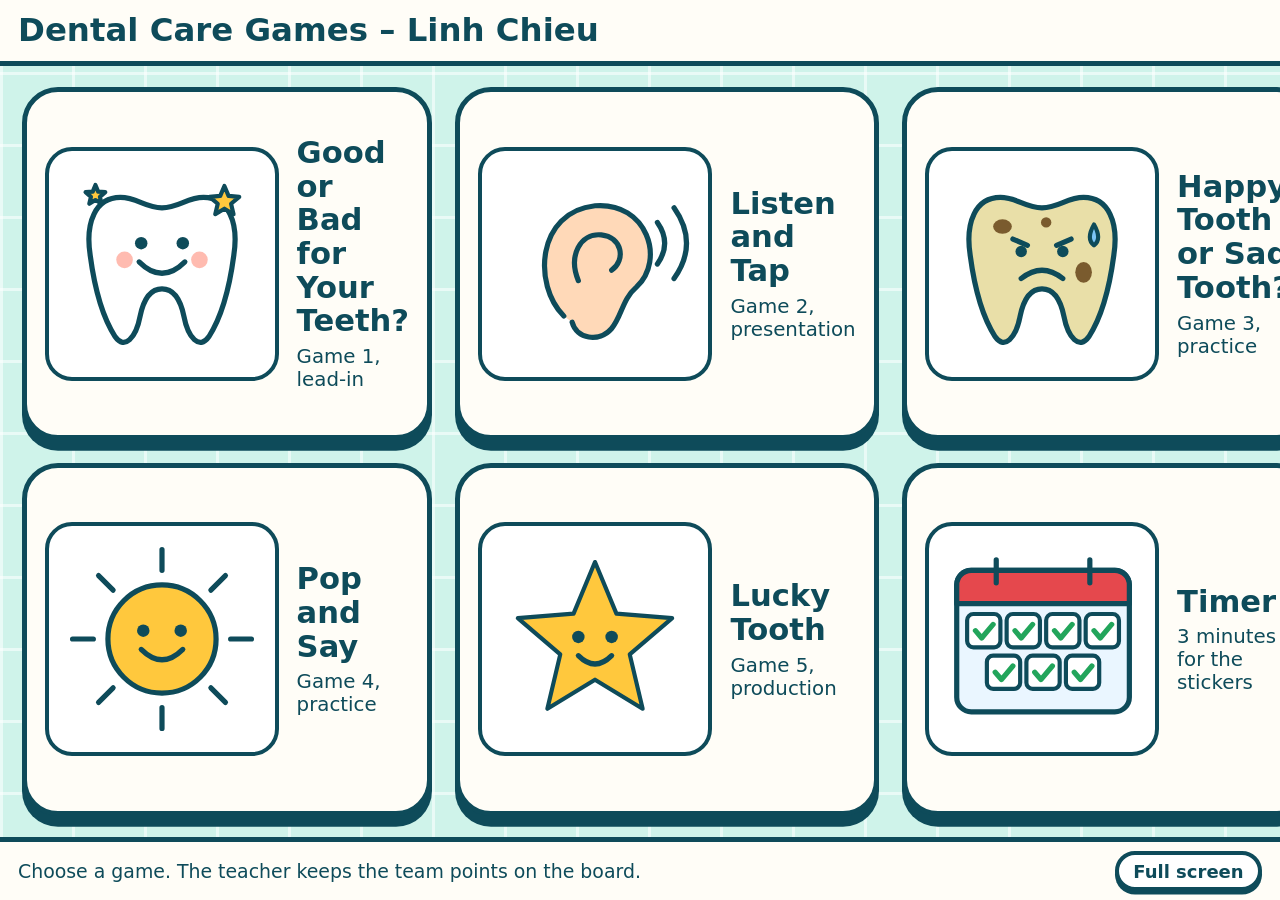
<file: index.html>
<!doctype html>
<html lang="en">
<head>
<meta charset="utf-8">
<meta name="viewport" content="width=device-width, initial-scale=1">
<title>Dental Care Games – Linh Chieu | Dental Care Games</title>
<style>
:root{
  --ink:#0E4B5A; --mint:#CFF3EA; --mint-deep:#9FE3D3; --enamel:#FFFDF7; --good:#22A55B; --bad:#E5484D; --sun:#FFC83D;
  --red:#E5484D; --blue:#3B82F6; --green:#22A55B; --yellow:#F2B705;
  --font: ui-rounded, "Arial Rounded MT Bold", "Nunito", "Trebuchet MS", "Segoe UI", system-ui, sans-serif;
}
*{box-sizing:border-box}
html,body{height:100%;margin:0}
body{
  font-family:var(--font); color:var(--ink); background-color:var(--mint);
  background-image:linear-gradient(rgba(255,255,255,.55) 3px,transparent 3px),linear-gradient(90deg,rgba(255,255,255,.55) 3px,transparent 3px);
  background-size:72px 72px; display:flex; flex-direction:column; overflow:hidden; user-select:none; -webkit-user-select:none;
}
button{font-family:inherit;color:inherit;cursor:pointer}
button:focus-visible,a:focus-visible{outline:5px solid var(--sun);outline-offset:3px}
.art{display:block;width:100%;height:100%}

/* top bar */
.bar{display:flex;align-items:center;gap:2vmin;padding:1.4vmin 2vmin;background:var(--enamel);border-bottom:.6vmin solid var(--ink)}
.bar h1{font-size:clamp(18px,3.6vmin,44px);margin:0;line-height:1.1;flex:0 1 auto}
.home{flex:none;width:7vmin;height:7vmin;min-width:44px;min-height:44px;border-radius:50%;background:var(--mint);border:.5vmin solid var(--ink);display:grid;place-items:center;text-decoration:none}
.home svg{width:60%;height:60%}
#teams{margin-left:auto;display:flex;gap:1.2vmin}
.team{position:relative;display:flex;align-items:center;gap:1vmin;padding:.8vmin 1.4vmin;border-radius:3vmin;border:.5vmin solid var(--ink);background:var(--c);color:#fff;font-weight:700;opacity:.55;transition:transform .2s,opacity .2s}
.team.on{opacity:1;transform:translateY(.6vmin) scale(1.08);box-shadow:0 .8vmin 0 var(--ink)}
.team .nm{font-size:clamp(12px,2.2vmin,26px);text-shadow:0 2px 0 rgba(0,0,0,.25)}
.team .sc{font-size:clamp(18px,4vmin,48px);min-width:1.4em;text-align:center;background:#fff;color:var(--ink);border-radius:2vmin;padding:0 .8vmin;line-height:1.25}
.team .adj{display:flex;flex-direction:column;gap:.3vmin}
.team .adj button{width:3.2vmin;height:3.2vmin;min-width:22px;min-height:22px;border-radius:50%;border:.3vmin solid var(--ink);background:#fff;color:var(--ink);font-size:clamp(11px,2vmin,20px);line-height:1;padding:0;font-weight:800}
.team.pop .sc{animation:pop .5s}
@keyframes pop{40%{transform:scale(1.5)}}

/* stage */
#stage{flex:1;min-height:0;position:relative;display:flex;align-items:center;justify-content:center;padding:2.4vmin}
.foot{display:flex;align-items:center;gap:1.4vmin;padding:1vmin 2vmin;background:var(--enamel);border-top:.6vmin solid var(--ink);font-size:clamp(12px,2.1vmin,22px)}
.foot .sp{flex:1}
.btn{border:.5vmin solid var(--ink);background:#fff;border-radius:3vmin;padding:1vmin 2.4vmin;font-size:clamp(14px,2.6vmin,30px);font-weight:700;box-shadow:0 .7vmin 0 var(--ink);transition:transform .08s,box-shadow .08s}
.btn:active{transform:translateY(.5vmin);box-shadow:0 .2vmin 0 var(--ink)}
.btn.small{font-size:clamp(12px,2vmin,20px);padding:.6vmin 1.6vmin;box-shadow:0 .4vmin 0 var(--ink)}
.btn.go{background:var(--sun)}
a.btn{color:var(--ink);text-decoration:none;display:inline-block}
.btn.good{background:var(--good);color:#fff}
.btn.bad{background:var(--bad);color:#fff}
.btn[disabled]{opacity:.45;cursor:default}
.card{background:var(--enamel);border:.6vmin solid var(--ink);border-radius:4vmin;box-shadow:0 1.2vmin 0 var(--ink)}
.turn{font-size:clamp(16px,3.4vmin,40px);font-weight:700;padding:.6vmin 2.4vmin;border-radius:3vmin;border:.5vmin solid var(--ink);background:var(--c);color:#fff;text-shadow:0 2px 0 rgba(0,0,0,.25)}
.big{font-size:clamp(28px,8vmin,110px);font-weight:800;line-height:1}
.phrase{font-size:clamp(20px,5vmin,64px);font-weight:700}
.goodc{color:var(--good)} .badc{color:var(--bad)}
.hidden{display:none !important}
.shake{animation:shake .4s}
@keyframes shake{20%{transform:translateX(-2vmin)}40%{transform:translateX(2vmin)}60%{transform:translateX(-1.2vmin)}80%{transform:translateX(1.2vmin)}}
.pulse{animation:pulse .6s}
@keyframes pulse{50%{transform:scale(1.05)}}

/* overlay */
.over{position:absolute;inset:0;background:rgba(14,75,90,.55);display:flex;align-items:center;justify-content:center;padding:3vmin;z-index:5}
.panel{width:min(100%,150vmin);max-height:100%;padding:3vmin 4vmin;display:flex;flex-direction:column;align-items:center;gap:2vmin;text-align:center}
.finish h2{font-size:clamp(28px,7vmin,96px);margin:0}
.finish .rows{display:flex;gap:2vmin;align-items:flex-end}
.finish .res{display:flex;flex-direction:column;align-items:center;gap:1vmin;font-weight:700;font-size:clamp(14px,2.8vmin,32px)}
.finish .res .col{width:13vmin;border:.5vmin solid var(--ink);border-radius:2vmin 2vmin 0 0;background:var(--c);display:flex;align-items:flex-start;justify-content:center;color:#fff;font-size:clamp(22px,5vmin,64px);padding-top:.6vmin;text-shadow:0 2px 0 rgba(0,0,0,.25)}
.finish .crown{width:9vmin;height:9vmin}
.stars{position:absolute;inset:0;pointer-events:none;overflow:hidden;z-index:6}
.stars i{position:absolute;width:5vmin;height:5vmin;animation:fly 1.1s ease-out forwards}
@keyframes fly{to{transform:translate(var(--dx),var(--dy)) rotate(260deg) scale(.4);opacity:0}}
@media (prefers-reduced-motion:reduce){*{animation-duration:.01s !important;transition-duration:.01s !important}}

.hub{width:100%;height:100%;display:grid;grid-template-columns:repeat(3,1fr);grid-template-rows:repeat(2,1fr);gap:2.6vmin}
.go-card{display:flex;align-items:center;gap:2vmin;padding:2vmin;text-decoration:none;color:inherit;min-height:0}
.go-card:active{transform:translateY(.8vmin);box-shadow:0 .4vmin 0 var(--ink)}
.go-card .pic{flex:none;height:100%;max-height:26vmin;aspect-ratio:1;background:#fff;border:.5vmin solid var(--ink);border-radius:3vmin;padding:1vmin}
.go-card .t{font-size:clamp(16px,3.4vmin,40px);font-weight:800;line-height:1.1}
.go-card .s{font-size:clamp(12px,2.2vmin,26px);margin-top:.8vmin}

</style>
</head>
<body>
<header class="bar">
  
  <h1>Dental Care Games – Linh Chieu</h1>
  
</header>
<main id="stage">
<div class="hub" id="hub"></div>

</main>
<footer class="foot">
  <span>Choose a game. The teacher keeps the team points on the board.</span><span class="sp"></span>
  
  
  <button class="btn small" id="btnFull">Full screen</button>
</footer>
<script>
// Original pictures for the Dental Care games. Every picture is drawn in a 200 x 200 box.
const INK = '#0E4B5A';
const S = `stroke="${INK}" stroke-width="5" stroke-linejoin="round" stroke-linecap="round"`;
const S4 = `stroke="${INK}" stroke-width="4" stroke-linejoin="round" stroke-linecap="round"`;

const TOOTH_PATH = 'M60 36 C36 36 26 60 31 92 C35 122 42 150 55 170 C64 183 75 171 79 150 C83 131 90 124 100 124 C110 124 117 131 121 150 C125 171 136 183 145 170 C158 150 165 122 169 92 C174 60 164 36 140 36 C124 36 116 46 100 46 C84 46 76 36 60 36 Z';

function toothShape(fill) { return `<path d="${TOOTH_PATH}" fill="${fill}" ${S}/>`; }

function kid(mouth) {
  return `<circle cx="78" cy="110" r="54" fill="#FFD9B8" ${S}/>
  <path d="M25 104 C20 62 52 44 80 46 C112 44 138 66 131 106 C120 86 102 74 78 78 C56 74 38 88 25 104 Z" fill="#5B3A29" ${S}/>
  <circle cx="60" cy="110" r="5.5" fill="${INK}"/><circle cx="96" cy="110" r="5.5" fill="${INK}"/>
  <circle cx="45" cy="127" r="8" fill="#FF9E8F" opacity=".75"/><circle cx="111" cy="127" r="8" fill="#FF9E8F" opacity=".75"/>
  ${mouth}`;
}
const MOUTH_SMILE = `<path d="M56 131 Q78 156 100 131 Z" fill="#fff" ${S4}/>`;
const MOUTH_OPEN = `<ellipse cx="78" cy="140" rx="14" ry="11" fill="#B3364A" ${S4}/>`;

function candy(x, y, r, color, scale) {
  return `<g transform="translate(${x},${y}) rotate(${r}) scale(${scale || 1})">
    <path d="M-20 0 L-44 -15 L-44 15 Z" fill="${color}" ${S4}/><path d="M20 0 L44 -15 L44 15 Z" fill="${color}" ${S4}/>
    <ellipse rx="25" ry="18" fill="${color}" ${S4}/>
    <path d="M-8 -16 Q2 0 -8 16 M8 -16 Q18 0 8 16" fill="none" stroke="#fff" stroke-width="5" stroke-linecap="round"/></g>`;
}
function toothbrush(x, y, r, scale) {
  return `<g transform="translate(${x},${y}) rotate(${r}) scale(${scale || 1})">
    <rect x="20" y="-7" width="100" height="14" rx="7" fill="#3B82F6" ${S4}/>
    <rect x="-10" y="-9" width="38" height="12" rx="4" fill="#3B82F6" ${S4}/>
    <rect x="-8" y="-24" width="34" height="16" rx="4" fill="#fff" ${S4}/>
    <path d="M1 -24 V-9 M9 -24 V-9 M17 -24 V-9" stroke="${INK}" stroke-width="2.5"/></g>`;
}
function pencil(x, y, r, scale, bites) {
  const marks = bites ? `<path d="M30 -9 a7 7 0 0 0 14 0 Z M52 -9 a7 7 0 0 0 14 0 Z M40 9 a7 7 0 0 1 14 0 Z" fill="#8A5A2B" ${S4}/>` : '';
  return `<g transform="translate(${x},${y}) rotate(${r}) scale(${scale || 1})">
    <rect x="-14" y="-9" width="16" height="18" rx="4" fill="#FF8FA3" ${S4}/>
    <rect x="2" y="-9" width="98" height="18" fill="#F5B300" ${S4}/>
    <path d="M100 -9 L128 0 L100 9 Z" fill="#F3D2A9" ${S4}/><path d="M118 -3.4 L128 0 L118 3.4 Z" fill="${INK}"/>
    ${marks}</g>`;
}
function star(cx, cy, r, fill) {
  let d = '';
  for (let i = 0; i < 10; i++) {
    const a = -Math.PI / 2 + i * Math.PI / 5, rr = i % 2 ? r * 0.45 : r;
    d += (i ? 'L' : 'M') + (cx + rr * Math.cos(a)).toFixed(1) + ' ' + (cy + rr * Math.sin(a)).toFixed(1) + ' ';
  }
  return `<path d="${d}Z" fill="${fill || '#FFC83D'}" ${S4}/>`;
}
function calendar(marks) {
  let cells = '';
  const pos = [[44, 92], [82, 92], [120, 92], [158, 92], [63, 132], [101, 132], [139, 132]];
  pos.forEach(([x, y]) => {
    cells += `<rect x="${x - 16}" y="${y - 16}" width="32" height="32" rx="6" fill="#fff" ${S4}/>`;
    cells += marks === 'stars' ? star(x, y, 11, '#FFC83D').replace('stroke-width="4"', 'stroke-width="2.5"')
      : `<path d="M${x - 8} ${y} l6 7 l11 -13" fill="none" stroke="#22A55B" stroke-width="5" stroke-linecap="round" stroke-linejoin="round"/>`;
  });
  return `<rect x="18" y="34" width="166" height="136" rx="14" fill="#EAF6FF" ${S}/>
    <path d="M18 66 H184 V48 a14 14 0 0 0 -14 -14 H32 a14 14 0 0 0 -14 14 Z" fill="#E5484D" ${S}/>
    <path d="M56 24 V46 M146 24 V46" ${S}/>${cells}`;
}

const ART = {
  toothHappy: () => `${toothShape('#FFFFFF')}
    <circle cx="80" cy="80" r="6" fill="${INK}"/><circle cx="120" cy="80" r="6" fill="${INK}"/>
    <path d="M78 98 Q100 120 122 98" fill="none" ${S}/>
    <circle cx="64" cy="96" r="8" fill="#FF9E8F" opacity=".7"/><circle cx="136" cy="96" r="8" fill="#FF9E8F" opacity=".7"/>
    ${star(160, 40, 15)}${star(36, 34, 10)}`,
  toothSad: () => `${toothShape('#E9DFA8')}
    <path d="M72 76 l14 6 M128 76 l-14 6" ${S}/>
    <circle cx="80" cy="88" r="5.5" fill="${INK}"/><circle cx="120" cy="88" r="5.5" fill="${INK}"/>
    <path d="M80 114 Q100 98 120 114" fill="none" ${S}/>
    <ellipse cx="62" cy="64" rx="9" ry="7" fill="#7A5B2E"/><ellipse cx="140" cy="108" rx="8" ry="10" fill="#7A5B2E"/><circle cx="104" cy="60" r="5" fill="#7A5B2E"/>
    <path d="M150 62 q8 14 0 20 q-8 -6 0 -20 Z" fill="#7CC4F5" ${S4}/>`,
  brushA: () => `${kid(MOUTH_SMILE)}${toothbrush(88, 150, -14, 0.8)}
    <circle cx="108" cy="150" r="9" fill="#fff" ${S4}/><circle cx="122" cy="160" r="6" fill="#fff" ${S4}/><circle cx="96" cy="162" r="5" fill="#fff" ${S4}/>`,
  brushB: () => `${toothbrush(40, 78, 18, 1.15)}
    <g transform="translate(60,140) rotate(-10)"><rect x="0" y="-22" width="92" height="44" rx="8" fill="#fff" ${S}/>
    <rect x="16" y="-22" width="40" height="44" fill="#2EC4B6" ${S4}/><rect x="92" y="-12" width="18" height="24" rx="4" fill="#E5484D" ${S4}/>
    <path d="M110 0 q16 -14 26 0 q-12 12 -26 0 Z" fill="#fff" ${S4}/></g>`,
  candyA: () => `${kid(MOUTH_OPEN)}${candy(140, 146, -20, '#FF6B9D')}`,
  candyB: () => `<path d="M118 108 L150 180" ${S}/>
    <circle cx="106" cy="76" r="44" fill="#FF6B9D" ${S}/>
    <path d="M106 76 m0 -8 a8 8 0 1 1 -8 8 a18 18 0 1 1 18 18 a28 28 0 1 1 -28 -28" fill="none" stroke="#fff" stroke-width="6" stroke-linecap="round"/>
    ${candy(52, 154, 14, '#FFC83D', 0.8)}${candy(160, 62, -30, '#7CC4F5', 0.62)}`,
  dentistA: () => `<circle cx="92" cy="112" r="54" fill="#FFD9B8" ${S}/>
    <path d="M40 96 C40 58 66 44 92 44 C118 44 144 58 144 96 C126 82 112 78 92 78 C72 78 58 82 40 96 Z" fill="#DFF3FF" ${S}/>
    <path d="M92 52 v18 M83 61 h18" stroke="#22A55B" stroke-width="7" stroke-linecap="round"/>
    <circle cx="74" cy="106" r="5.5" fill="${INK}"/><circle cx="110" cy="106" r="5.5" fill="${INK}"/>
    <path d="M52 124 Q92 112 132 124 L128 150 Q92 172 56 150 Z" fill="#7CC4F5" ${S}/>
    <path d="M52 126 L40 116 M132 126 L144 116" ${S4}/>
    <path d="M150 186 L170 122" ${S}/><circle cx="172" cy="104" r="20" fill="#EAF6FF" ${S}/>`,
  dentistB: () => `<g transform="translate(-14,12) scale(.86)">${toothShape('#FFFFFF')}
    <circle cx="80" cy="82" r="6" fill="${INK}"/><circle cx="120" cy="82" r="6" fill="${INK}"/><path d="M80 100 Q100 118 120 100" fill="none" ${S}/></g>
    <path d="M132 188 L158 108" ${S}/><circle cx="162" cy="90" r="24" fill="#EAF6FF" ${S}/>
    <circle cx="44" cy="44" r="26" fill="#22A55B" ${S4}/><path d="M44 30 v28 M30 44 h28" stroke="#fff" stroke-width="9" stroke-linecap="round"/>`,
  pencilA: () => `${kid(`<ellipse cx="78" cy="142" rx="17" ry="13" fill="#B3364A" ${S4}/>`)}${pencil(72, 143, -6, 0.86)}
    <rect x="64" y="130" width="11" height="9" rx="2" fill="#fff" ${S4}/><rect x="80" y="130" width="11" height="9" rx="2" fill="#fff" ${S4}/>`,
  pencilB: () => `${pencil(38, 150, -38, 1.18, true)}
    <path d="M36 44 l10 12 M60 30 l4 15 M20 66 l14 6" ${S}/>`,
  apple: () => `${kid(MOUTH_OPEN)}
    <path d="M148 120 C128 104 104 122 110 150 C114 172 132 184 148 176 C164 184 182 172 186 150 C192 122 168 104 148 120 Z" fill="#E5484D" ${S}/>
    <path d="M148 120 q-2 -16 10 -22" fill="none" ${S}/><path d="M158 100 q16 -10 24 2 q-14 10 -24 -2 Z" fill="#22A55B" ${S4}/>`,
  soda: () => `${kid(MOUTH_OPEN)}
    <path d="M118 112 L182 112 L172 186 L128 186 Z" fill="#8A4B2A" ${S}/>
    <path d="M118 112 L182 112 L179 132 L121 132 Z" fill="#fff" ${S4}/>
    <circle cx="140" cy="152" r="5" fill="#fff" opacity=".8"/><circle cx="158" cy="168" r="4" fill="#fff" opacity=".8"/><circle cx="160" cy="146" r="3" fill="#fff" opacity=".8"/>
    <path d="M150 122 L138 96 L96 140" fill="none" stroke="#E5484D" stroke-width="7" stroke-linecap="round" stroke-linejoin="round"/>`,
  milk: () => `${kid(MOUTH_SMILE)}
    <path d="M122 104 L180 104 L174 186 L128 186 Z" fill="#EAF6FF" ${S}/>
    <path d="M124 128 L178 128 L174 186 L128 186 Z" fill="#fff" ${S4}/>
    <path d="M58 133 q20 -10 40 0" fill="none" stroke="#fff" stroke-width="7" stroke-linecap="round"/>`,
  chocolate: () => `${kid(MOUTH_OPEN)}
    <g transform="translate(146,146) rotate(14)"><rect x="-34" y="-44" width="68" height="88" rx="6" fill="#6B3E26" ${S}/>
    <path d="M-34 -14 H34 M-34 16 H34 M0 -44 V44" stroke="#8A5A3C" stroke-width="5"/>
    <path d="M-34 10 H34 V44 a6 6 0 0 1 -6 6 H-28 a6 6 0 0 1 -6 -6 Z" fill="#F5B300" ${S4} transform="translate(0,-6)"/></g>`,
  sun: () => `<g ${S}><path d="M100 14 V34 M100 166 V186 M14 100 H34 M166 100 H186 M39 39 L53 53 M147 147 L161 161 M39 161 L53 147 M147 53 L161 39"/></g>
    <circle cx="100" cy="100" r="52" fill="#FFC83D" ${S}/>
    <circle cx="82" cy="92" r="6" fill="${INK}"/><circle cx="118" cy="92" r="6" fill="${INK}"/><path d="M80 110 Q100 130 120 110" fill="none" ${S}/>`,
  plate: () => `<circle cx="100" cy="104" r="62" fill="#fff" ${S}/><circle cx="100" cy="104" r="40" fill="#EAF6FF" ${S4}/>
    <circle cx="88" cy="96" r="4" fill="#C98A4B"/><circle cx="112" cy="112" r="3.5" fill="#C98A4B"/><circle cx="104" cy="92" r="3" fill="#C98A4B"/>
    <path d="M20 40 V84 M10 40 V68 a10 10 0 0 0 20 0 V40 M20 84 V172" fill="none" ${S}/>
    <path d="M180 172 V92 M180 92 c-14 -8 -14 -44 0 -54 c14 10 14 46 0 54 Z" fill="#EAF6FF" ${S}/>`,
  calendar: () => calendar('ticks'),
  calendarStars: () => calendar('stars'),
  star: () => `${star(100, 104, 78)}<circle cx="84" cy="98" r="6" fill="${INK}"/><circle cx="116" cy="98" r="6" fill="${INK}"/><path d="M84 116 Q100 132 116 116" fill="none" ${S}/>`,
  ear: () => `<path d="M70 150 C40 120 44 50 100 44 C150 40 168 96 140 122 C126 134 126 150 116 162 C104 176 82 172 78 156" fill="#FFD9B8" ${S}/>
    <path d="M84 116 C74 92 86 70 106 72 C126 74 130 96 116 106" fill="none" ${S}/>
    <path d="M160 60 q14 20 0 40 M176 46 q24 34 0 68" fill="none" ${S}/>`,
  thumbUp: () => `<path d="M40 96 H72 V172 H40 Z" fill="#fff" ${S}/><path d="M72 100 C92 86 96 62 96 40 C116 36 124 58 116 86 H152 C170 86 170 108 158 110 C170 114 168 132 154 134 C164 140 160 156 148 156 C154 164 148 174 136 174 H96 C84 174 80 168 72 166 Z" fill="#FFD9B8" ${S}/>`,
};

function artInner(key) { return (ART[key] || ART.star)(); }
function art(key, cls) { return `<svg class="art ${cls || ''}" viewBox="0 0 200 200" aria-hidden="true">${artInner(key)}</svg>`; }

// Shared engine: teacher model turn + four teams, sounds, finish screen.
const TEAMS = [
  { name: 'Red', color: 'var(--red)' }, { name: 'Blue', color: 'var(--blue)' },
  { name: 'Green', color: 'var(--green)' }, { name: 'Yellow', color: 'var(--yellow)' },
];
const TEACHER = { name: 'Teacher', color: 'var(--ink)' };
let turn = 0; // -1 = teacher's model round
const $ = (s, el) => (el || document).querySelector(s);
const el = (html) => { const t = document.createElement('template'); t.innerHTML = html.trim(); return t.content.firstChild; };
const who = (i) => (i < 0 ? TEACHER : TEAMS[i]);
// Points are kept by the teacher on the board, so the games show no scores.
function setTurn(i) { turn = i < 0 ? -1 : i % 4; document.dispatchEvent(new CustomEvent('turn')); }
function nextTurn() { setTurn(turn < 0 ? 0 : turn + 1); }
// Classes use groups 1-4 with no team names, so only the teacher's model turn shows a label.
function turnChip() { return turn < 0 ? `<span class="turn" style="--c:${TEACHER.color}">Teacher</span>` : ''; }

let AC;
function tone(freq, dur, type, when, gain) {
  try {
    AC = AC || new (window.AudioContext || window.webkitAudioContext)();
    const o = AC.createOscillator(), g = AC.createGain();
    o.type = type || 'sine'; o.frequency.value = freq; o.connect(g); g.connect(AC.destination);
    const t = AC.currentTime + (when || 0);
    g.gain.setValueAtTime(gain || 0.16, t); g.gain.exponentialRampToValueAtTime(0.001, t + dur);
    o.start(t); o.stop(t + dur);
  } catch (e) { /* no sound available */ }
}
const sfx = {
  good() { tone(523, .15); tone(659, .15, 'sine', .12); tone(784, .3, 'sine', .24); },
  bad() { tone(196, .25, 'sawtooth', 0, .07); tone(147, .35, 'sawtooth', .18, .07); },
  tap() { tone(440, .07, 'triangle'); },
  tick() { tone(880, .05, 'square', 0, .05); },
  win() { [523, 659, 784, 1047, 1319].forEach((f, i) => tone(f, .25, 'triangle', i * .14)); },
};

function burst() {
  const box = el('<div class="stars"></div>');
  for (let i = 0; i < 14; i++) {
    const a = Math.random() * Math.PI * 2, d = 25 + Math.random() * 30;
    const s = el(`<i style="left:50%;top:45%;--dx:${(Math.cos(a) * d).toFixed(0)}vmin;--dy:${(Math.sin(a) * d).toFixed(0)}vmin"><svg viewBox="0 0 200 200">${star(100, 100, 90)}</svg></i>`);
    box.appendChild(s);
  }
  $('#stage').appendChild(box); setTimeout(() => box.remove(), 1200);
}

function showFinish(title) {
  const o = el(`<div class="over"><div class="panel card finish"><h2>${title || 'Great job!'}</h2>
    <div style="display:flex;gap:2vmin"><button class="btn" id="finAgain">Play again</button><a class="btn go" href="index.html" style="text-decoration:none">All games</a></div></div></div>`);
  $('#stage').appendChild(o); $('#finAgain').onclick = () => location.reload(); sfx.win(); burst();
}

document.addEventListener('DOMContentLoaded', () => {
  const again = $('#btnAgain'); if (again) again.onclick = () => location.reload();
  const full = $('#btnFull'); if (full) full.onclick = () => {
    if (document.fullscreenElement) document.exitFullscreen(); else if (document.documentElement.requestFullscreen) document.documentElement.requestFullscreen().catch(() => {});
  };
});

const GAMES = [
  ['game1-good-or-bad.html', 'toothHappy', 'Good or Bad for Your Teeth?', 'Game 1, lead-in'],
  ['game2-listen-and-tap.html', 'ear', 'Listen and Tap', 'Game 2, presentation'],
  ['game3-happy-or-sad-tooth.html', 'toothSad', 'Happy Tooth or Sad Tooth?', 'Game 3, practice'],
  ['game4-pop-and-say.html', 'sun', 'Pop and Say', 'Game 4, practice'],
  ['game5-lucky-tooth.html', 'star', 'Lucky Tooth', 'Game 5, production'],
  ['timer.html', 'calendar', 'Timer', '3 minutes for the stickers'],
];
$('#hub').innerHTML = GAMES.map((g) => `<a class="go-card card" href="${g[0]}"><span class="pic">${art(g[1])}</span><span><div class="t">${g[2]}</div><div class="s">${g[3]}</div></span></a>`).join('');

</script>
</body>
</html>
</file>
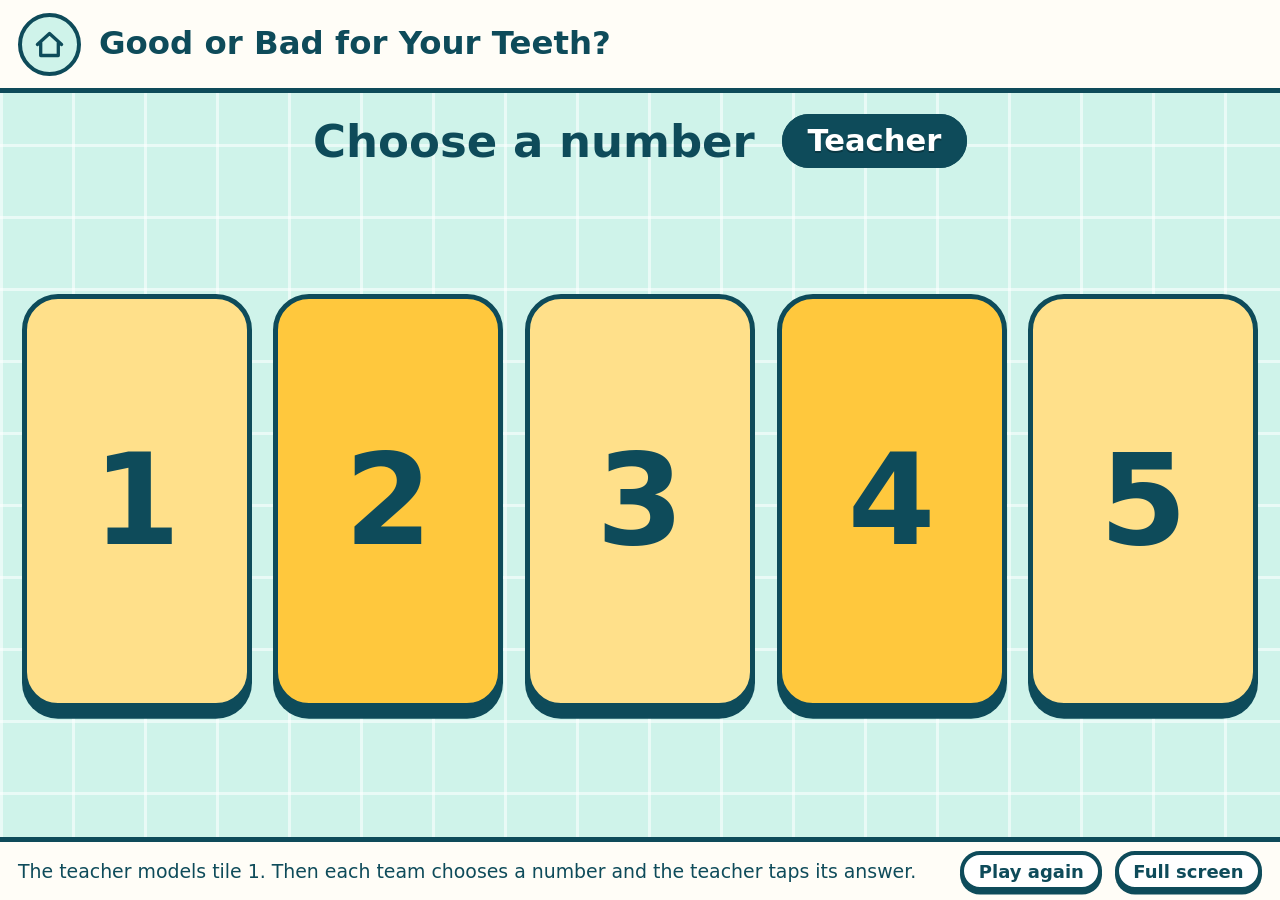
<file: game1-good-or-bad.html>
<!doctype html>
<html lang="en">
<head>
<meta charset="utf-8">
<meta name="viewport" content="width=device-width, initial-scale=1">
<title>Good or Bad for Your Teeth? | Dental Care Games</title>
<style>
:root{
  --ink:#0E4B5A; --mint:#CFF3EA; --mint-deep:#9FE3D3; --enamel:#FFFDF7; --good:#22A55B; --bad:#E5484D; --sun:#FFC83D;
  --red:#E5484D; --blue:#3B82F6; --green:#22A55B; --yellow:#F2B705;
  --font: ui-rounded, "Arial Rounded MT Bold", "Nunito", "Trebuchet MS", "Segoe UI", system-ui, sans-serif;
}
*{box-sizing:border-box}
html,body{height:100%;margin:0}
body{
  font-family:var(--font); color:var(--ink); background-color:var(--mint);
  background-image:linear-gradient(rgba(255,255,255,.55) 3px,transparent 3px),linear-gradient(90deg,rgba(255,255,255,.55) 3px,transparent 3px);
  background-size:72px 72px; display:flex; flex-direction:column; overflow:hidden; user-select:none; -webkit-user-select:none;
}
button{font-family:inherit;color:inherit;cursor:pointer}
button:focus-visible,a:focus-visible{outline:5px solid var(--sun);outline-offset:3px}
.art{display:block;width:100%;height:100%}

/* top bar */
.bar{display:flex;align-items:center;gap:2vmin;padding:1.4vmin 2vmin;background:var(--enamel);border-bottom:.6vmin solid var(--ink)}
.bar h1{font-size:clamp(18px,3.6vmin,44px);margin:0;line-height:1.1;flex:0 1 auto}
.home{flex:none;width:7vmin;height:7vmin;min-width:44px;min-height:44px;border-radius:50%;background:var(--mint);border:.5vmin solid var(--ink);display:grid;place-items:center;text-decoration:none}
.home svg{width:60%;height:60%}
#teams{margin-left:auto;display:flex;gap:1.2vmin}
.team{position:relative;display:flex;align-items:center;gap:1vmin;padding:.8vmin 1.4vmin;border-radius:3vmin;border:.5vmin solid var(--ink);background:var(--c);color:#fff;font-weight:700;opacity:.55;transition:transform .2s,opacity .2s}
.team.on{opacity:1;transform:translateY(.6vmin) scale(1.08);box-shadow:0 .8vmin 0 var(--ink)}
.team .nm{font-size:clamp(12px,2.2vmin,26px);text-shadow:0 2px 0 rgba(0,0,0,.25)}
.team .sc{font-size:clamp(18px,4vmin,48px);min-width:1.4em;text-align:center;background:#fff;color:var(--ink);border-radius:2vmin;padding:0 .8vmin;line-height:1.25}
.team .adj{display:flex;flex-direction:column;gap:.3vmin}
.team .adj button{width:3.2vmin;height:3.2vmin;min-width:22px;min-height:22px;border-radius:50%;border:.3vmin solid var(--ink);background:#fff;color:var(--ink);font-size:clamp(11px,2vmin,20px);line-height:1;padding:0;font-weight:800}
.team.pop .sc{animation:pop .5s}
@keyframes pop{40%{transform:scale(1.5)}}

/* stage */
#stage{flex:1;min-height:0;position:relative;display:flex;align-items:center;justify-content:center;padding:2.4vmin}
.foot{display:flex;align-items:center;gap:1.4vmin;padding:1vmin 2vmin;background:var(--enamel);border-top:.6vmin solid var(--ink);font-size:clamp(12px,2.1vmin,22px)}
.foot .sp{flex:1}
.btn{border:.5vmin solid var(--ink);background:#fff;border-radius:3vmin;padding:1vmin 2.4vmin;font-size:clamp(14px,2.6vmin,30px);font-weight:700;box-shadow:0 .7vmin 0 var(--ink);transition:transform .08s,box-shadow .08s}
.btn:active{transform:translateY(.5vmin);box-shadow:0 .2vmin 0 var(--ink)}
.btn.small{font-size:clamp(12px,2vmin,20px);padding:.6vmin 1.6vmin;box-shadow:0 .4vmin 0 var(--ink)}
.btn.go{background:var(--sun)}
a.btn{color:var(--ink);text-decoration:none;display:inline-block}
.btn.good{background:var(--good);color:#fff}
.btn.bad{background:var(--bad);color:#fff}
.btn[disabled]{opacity:.45;cursor:default}
.card{background:var(--enamel);border:.6vmin solid var(--ink);border-radius:4vmin;box-shadow:0 1.2vmin 0 var(--ink)}
.turn{font-size:clamp(16px,3.4vmin,40px);font-weight:700;padding:.6vmin 2.4vmin;border-radius:3vmin;border:.5vmin solid var(--ink);background:var(--c);color:#fff;text-shadow:0 2px 0 rgba(0,0,0,.25)}
.big{font-size:clamp(28px,8vmin,110px);font-weight:800;line-height:1}
.phrase{font-size:clamp(20px,5vmin,64px);font-weight:700}
.goodc{color:var(--good)} .badc{color:var(--bad)}
.hidden{display:none !important}
.shake{animation:shake .4s}
@keyframes shake{20%{transform:translateX(-2vmin)}40%{transform:translateX(2vmin)}60%{transform:translateX(-1.2vmin)}80%{transform:translateX(1.2vmin)}}
.pulse{animation:pulse .6s}
@keyframes pulse{50%{transform:scale(1.05)}}

/* overlay */
.over{position:absolute;inset:0;background:rgba(14,75,90,.55);display:flex;align-items:center;justify-content:center;padding:3vmin;z-index:5}
.panel{width:min(100%,150vmin);max-height:100%;padding:3vmin 4vmin;display:flex;flex-direction:column;align-items:center;gap:2vmin;text-align:center}
.finish h2{font-size:clamp(28px,7vmin,96px);margin:0}
.finish .rows{display:flex;gap:2vmin;align-items:flex-end}
.finish .res{display:flex;flex-direction:column;align-items:center;gap:1vmin;font-weight:700;font-size:clamp(14px,2.8vmin,32px)}
.finish .res .col{width:13vmin;border:.5vmin solid var(--ink);border-radius:2vmin 2vmin 0 0;background:var(--c);display:flex;align-items:flex-start;justify-content:center;color:#fff;font-size:clamp(22px,5vmin,64px);padding-top:.6vmin;text-shadow:0 2px 0 rgba(0,0,0,.25)}
.finish .crown{width:9vmin;height:9vmin}
.stars{position:absolute;inset:0;pointer-events:none;overflow:hidden;z-index:6}
.stars i{position:absolute;width:5vmin;height:5vmin;animation:fly 1.1s ease-out forwards}
@keyframes fly{to{transform:translate(var(--dx),var(--dy)) rotate(260deg) scale(.4);opacity:0}}
@media (prefers-reduced-motion:reduce){*{animation-duration:.01s !important;transition-duration:.01s !important}}

.g1{width:100%;height:100%;display:flex;flex-direction:column;gap:2vmin;align-items:center}
.head{display:flex;gap:3vmin;align-items:center}
.grid{flex:1;min-height:0;display:grid;grid-template-columns:repeat(5,1fr);grid-template-rows:minmax(0,46vmin);align-content:center;gap:2.4vmin;width:min(100%,160vmin)}
.tile{border:.6vmin solid var(--ink);border-radius:4vmin;background:var(--sun);box-shadow:0 1.2vmin 0 var(--ink);font-size:clamp(40px,14vmin,180px);font-weight:800;display:grid;place-items:center;min-height:0;padding:0}
.tile:nth-child(odd){background:#FFE08A}
.tile:active{transform:translateY(.8vmin);box-shadow:0 .4vmin 0 var(--ink)}
.tile.done{background:#fff;box-shadow:none;padding:1vmin;border-width:1vmin}
.tile.done.g{border-color:var(--good)} .tile.done.b{border-color:var(--bad)}
.pic{width:min(36vmin,50%);aspect-ratio:1;background:#fff;border:.6vmin solid var(--ink);border-radius:4vmin;padding:1.5vmin}
.row{display:flex;gap:3vmin;align-items:center;justify-content:center;flex-wrap:wrap}
.ansb{display:flex;align-items:center;gap:1.4vmin;font-size:clamp(22px,6vmin,72px);padding:1vmin 4vmin 1vmin 2vmin}
.ico{display:inline-block;width:9vmin;height:9vmin;background:#fff;border-radius:50%;border:.4vmin solid var(--ink);padding:.6vmin}
.big-ico{width:14vmin;height:14vmin}
.note{font-size:clamp(14px,3vmin,34px);font-weight:700}

</style>
</head>
<body>
<header class="bar">
  <a class="home" href="index.html" aria-label="All games"><svg viewBox="0 0 60 60" aria-hidden="true"><path d="M8 30 L30 10 L52 30 M14 26 V50 H46 V26" fill="none" stroke="#0E4B5A" stroke-width="6" stroke-linecap="round" stroke-linejoin="round"/></svg></a>
  <h1>Good or Bad for Your Teeth?</h1>
  
</header>
<main id="stage">
<div class="g1">
  <div class="head"><span class="phrase">Choose a number</span><span id="who"></span></div>
  <div class="grid" id="grid"></div>
</div>
<div class="over hidden" id="qv"><div class="panel card" id="panel">
  <div id="who2"></div>
  <div class="pic" id="pic"></div>
  <div class="phrase" id="qtext">Good or bad for your teeth?</div>
  <div class="row" id="ans">
    <button class="btn good ansb" data-v="1"><span class="ico" data-art="toothHappy"></span>Good</button>
    <button class="btn bad ansb" data-v="0"><span class="ico" data-art="toothSad"></span>Bad</button>
  </div>
  <div class="row hidden" id="res">
    <span class="ico big-ico" id="resico"></span><span class="big" id="restext"></span>
    <span class="note" id="resnote"></span><button class="btn go" id="next">Next team</button>
  </div>
</div></div>

</main>
<footer class="foot">
  <span>The teacher models tile 1. Then each team chooses a number and the teacher taps its answer.</span><span class="sp"></span>
  
  <button class="btn small" id="btnAgain">Play again</button>
  <button class="btn small" id="btnFull">Full screen</button>
</footer>
<script>
// Original pictures for the Dental Care games. Every picture is drawn in a 200 x 200 box.
const INK = '#0E4B5A';
const S = `stroke="${INK}" stroke-width="5" stroke-linejoin="round" stroke-linecap="round"`;
const S4 = `stroke="${INK}" stroke-width="4" stroke-linejoin="round" stroke-linecap="round"`;

const TOOTH_PATH = 'M60 36 C36 36 26 60 31 92 C35 122 42 150 55 170 C64 183 75 171 79 150 C83 131 90 124 100 124 C110 124 117 131 121 150 C125 171 136 183 145 170 C158 150 165 122 169 92 C174 60 164 36 140 36 C124 36 116 46 100 46 C84 46 76 36 60 36 Z';

function toothShape(fill) { return `<path d="${TOOTH_PATH}" fill="${fill}" ${S}/>`; }

function kid(mouth) {
  return `<circle cx="78" cy="110" r="54" fill="#FFD9B8" ${S}/>
  <path d="M25 104 C20 62 52 44 80 46 C112 44 138 66 131 106 C120 86 102 74 78 78 C56 74 38 88 25 104 Z" fill="#5B3A29" ${S}/>
  <circle cx="60" cy="110" r="5.5" fill="${INK}"/><circle cx="96" cy="110" r="5.5" fill="${INK}"/>
  <circle cx="45" cy="127" r="8" fill="#FF9E8F" opacity=".75"/><circle cx="111" cy="127" r="8" fill="#FF9E8F" opacity=".75"/>
  ${mouth}`;
}
const MOUTH_SMILE = `<path d="M56 131 Q78 156 100 131 Z" fill="#fff" ${S4}/>`;
const MOUTH_OPEN = `<ellipse cx="78" cy="140" rx="14" ry="11" fill="#B3364A" ${S4}/>`;

function candy(x, y, r, color, scale) {
  return `<g transform="translate(${x},${y}) rotate(${r}) scale(${scale || 1})">
    <path d="M-20 0 L-44 -15 L-44 15 Z" fill="${color}" ${S4}/><path d="M20 0 L44 -15 L44 15 Z" fill="${color}" ${S4}/>
    <ellipse rx="25" ry="18" fill="${color}" ${S4}/>
    <path d="M-8 -16 Q2 0 -8 16 M8 -16 Q18 0 8 16" fill="none" stroke="#fff" stroke-width="5" stroke-linecap="round"/></g>`;
}
function toothbrush(x, y, r, scale) {
  return `<g transform="translate(${x},${y}) rotate(${r}) scale(${scale || 1})">
    <rect x="20" y="-7" width="100" height="14" rx="7" fill="#3B82F6" ${S4}/>
    <rect x="-10" y="-9" width="38" height="12" rx="4" fill="#3B82F6" ${S4}/>
    <rect x="-8" y="-24" width="34" height="16" rx="4" fill="#fff" ${S4}/>
    <path d="M1 -24 V-9 M9 -24 V-9 M17 -24 V-9" stroke="${INK}" stroke-width="2.5"/></g>`;
}
function pencil(x, y, r, scale, bites) {
  const marks = bites ? `<path d="M30 -9 a7 7 0 0 0 14 0 Z M52 -9 a7 7 0 0 0 14 0 Z M40 9 a7 7 0 0 1 14 0 Z" fill="#8A5A2B" ${S4}/>` : '';
  return `<g transform="translate(${x},${y}) rotate(${r}) scale(${scale || 1})">
    <rect x="-14" y="-9" width="16" height="18" rx="4" fill="#FF8FA3" ${S4}/>
    <rect x="2" y="-9" width="98" height="18" fill="#F5B300" ${S4}/>
    <path d="M100 -9 L128 0 L100 9 Z" fill="#F3D2A9" ${S4}/><path d="M118 -3.4 L128 0 L118 3.4 Z" fill="${INK}"/>
    ${marks}</g>`;
}
function star(cx, cy, r, fill) {
  let d = '';
  for (let i = 0; i < 10; i++) {
    const a = -Math.PI / 2 + i * Math.PI / 5, rr = i % 2 ? r * 0.45 : r;
    d += (i ? 'L' : 'M') + (cx + rr * Math.cos(a)).toFixed(1) + ' ' + (cy + rr * Math.sin(a)).toFixed(1) + ' ';
  }
  return `<path d="${d}Z" fill="${fill || '#FFC83D'}" ${S4}/>`;
}
function calendar(marks) {
  let cells = '';
  const pos = [[44, 92], [82, 92], [120, 92], [158, 92], [63, 132], [101, 132], [139, 132]];
  pos.forEach(([x, y]) => {
    cells += `<rect x="${x - 16}" y="${y - 16}" width="32" height="32" rx="6" fill="#fff" ${S4}/>`;
    cells += marks === 'stars' ? star(x, y, 11, '#FFC83D').replace('stroke-width="4"', 'stroke-width="2.5"')
      : `<path d="M${x - 8} ${y} l6 7 l11 -13" fill="none" stroke="#22A55B" stroke-width="5" stroke-linecap="round" stroke-linejoin="round"/>`;
  });
  return `<rect x="18" y="34" width="166" height="136" rx="14" fill="#EAF6FF" ${S}/>
    <path d="M18 66 H184 V48 a14 14 0 0 0 -14 -14 H32 a14 14 0 0 0 -14 14 Z" fill="#E5484D" ${S}/>
    <path d="M56 24 V46 M146 24 V46" ${S}/>${cells}`;
}

const ART = {
  toothHappy: () => `${toothShape('#FFFFFF')}
    <circle cx="80" cy="80" r="6" fill="${INK}"/><circle cx="120" cy="80" r="6" fill="${INK}"/>
    <path d="M78 98 Q100 120 122 98" fill="none" ${S}/>
    <circle cx="64" cy="96" r="8" fill="#FF9E8F" opacity=".7"/><circle cx="136" cy="96" r="8" fill="#FF9E8F" opacity=".7"/>
    ${star(160, 40, 15)}${star(36, 34, 10)}`,
  toothSad: () => `${toothShape('#E9DFA8')}
    <path d="M72 76 l14 6 M128 76 l-14 6" ${S}/>
    <circle cx="80" cy="88" r="5.5" fill="${INK}"/><circle cx="120" cy="88" r="5.5" fill="${INK}"/>
    <path d="M80 114 Q100 98 120 114" fill="none" ${S}/>
    <ellipse cx="62" cy="64" rx="9" ry="7" fill="#7A5B2E"/><ellipse cx="140" cy="108" rx="8" ry="10" fill="#7A5B2E"/><circle cx="104" cy="60" r="5" fill="#7A5B2E"/>
    <path d="M150 62 q8 14 0 20 q-8 -6 0 -20 Z" fill="#7CC4F5" ${S4}/>`,
  brushA: () => `${kid(MOUTH_SMILE)}${toothbrush(88, 150, -14, 0.8)}
    <circle cx="108" cy="150" r="9" fill="#fff" ${S4}/><circle cx="122" cy="160" r="6" fill="#fff" ${S4}/><circle cx="96" cy="162" r="5" fill="#fff" ${S4}/>`,
  brushB: () => `${toothbrush(40, 78, 18, 1.15)}
    <g transform="translate(60,140) rotate(-10)"><rect x="0" y="-22" width="92" height="44" rx="8" fill="#fff" ${S}/>
    <rect x="16" y="-22" width="40" height="44" fill="#2EC4B6" ${S4}/><rect x="92" y="-12" width="18" height="24" rx="4" fill="#E5484D" ${S4}/>
    <path d="M110 0 q16 -14 26 0 q-12 12 -26 0 Z" fill="#fff" ${S4}/></g>`,
  candyA: () => `${kid(MOUTH_OPEN)}${candy(140, 146, -20, '#FF6B9D')}`,
  candyB: () => `<path d="M118 108 L150 180" ${S}/>
    <circle cx="106" cy="76" r="44" fill="#FF6B9D" ${S}/>
    <path d="M106 76 m0 -8 a8 8 0 1 1 -8 8 a18 18 0 1 1 18 18 a28 28 0 1 1 -28 -28" fill="none" stroke="#fff" stroke-width="6" stroke-linecap="round"/>
    ${candy(52, 154, 14, '#FFC83D', 0.8)}${candy(160, 62, -30, '#7CC4F5', 0.62)}`,
  dentistA: () => `<circle cx="92" cy="112" r="54" fill="#FFD9B8" ${S}/>
    <path d="M40 96 C40 58 66 44 92 44 C118 44 144 58 144 96 C126 82 112 78 92 78 C72 78 58 82 40 96 Z" fill="#DFF3FF" ${S}/>
    <path d="M92 52 v18 M83 61 h18" stroke="#22A55B" stroke-width="7" stroke-linecap="round"/>
    <circle cx="74" cy="106" r="5.5" fill="${INK}"/><circle cx="110" cy="106" r="5.5" fill="${INK}"/>
    <path d="M52 124 Q92 112 132 124 L128 150 Q92 172 56 150 Z" fill="#7CC4F5" ${S}/>
    <path d="M52 126 L40 116 M132 126 L144 116" ${S4}/>
    <path d="M150 186 L170 122" ${S}/><circle cx="172" cy="104" r="20" fill="#EAF6FF" ${S}/>`,
  dentistB: () => `<g transform="translate(-14,12) scale(.86)">${toothShape('#FFFFFF')}
    <circle cx="80" cy="82" r="6" fill="${INK}"/><circle cx="120" cy="82" r="6" fill="${INK}"/><path d="M80 100 Q100 118 120 100" fill="none" ${S}/></g>
    <path d="M132 188 L158 108" ${S}/><circle cx="162" cy="90" r="24" fill="#EAF6FF" ${S}/>
    <circle cx="44" cy="44" r="26" fill="#22A55B" ${S4}/><path d="M44 30 v28 M30 44 h28" stroke="#fff" stroke-width="9" stroke-linecap="round"/>`,
  pencilA: () => `${kid(`<ellipse cx="78" cy="142" rx="17" ry="13" fill="#B3364A" ${S4}/>`)}${pencil(72, 143, -6, 0.86)}
    <rect x="64" y="130" width="11" height="9" rx="2" fill="#fff" ${S4}/><rect x="80" y="130" width="11" height="9" rx="2" fill="#fff" ${S4}/>`,
  pencilB: () => `${pencil(38, 150, -38, 1.18, true)}
    <path d="M36 44 l10 12 M60 30 l4 15 M20 66 l14 6" ${S}/>`,
  apple: () => `${kid(MOUTH_OPEN)}
    <path d="M148 120 C128 104 104 122 110 150 C114 172 132 184 148 176 C164 184 182 172 186 150 C192 122 168 104 148 120 Z" fill="#E5484D" ${S}/>
    <path d="M148 120 q-2 -16 10 -22" fill="none" ${S}/><path d="M158 100 q16 -10 24 2 q-14 10 -24 -2 Z" fill="#22A55B" ${S4}/>`,
  soda: () => `${kid(MOUTH_OPEN)}
    <path d="M118 112 L182 112 L172 186 L128 186 Z" fill="#8A4B2A" ${S}/>
    <path d="M118 112 L182 112 L179 132 L121 132 Z" fill="#fff" ${S4}/>
    <circle cx="140" cy="152" r="5" fill="#fff" opacity=".8"/><circle cx="158" cy="168" r="4" fill="#fff" opacity=".8"/><circle cx="160" cy="146" r="3" fill="#fff" opacity=".8"/>
    <path d="M150 122 L138 96 L96 140" fill="none" stroke="#E5484D" stroke-width="7" stroke-linecap="round" stroke-linejoin="round"/>`,
  milk: () => `${kid(MOUTH_SMILE)}
    <path d="M122 104 L180 104 L174 186 L128 186 Z" fill="#EAF6FF" ${S}/>
    <path d="M124 128 L178 128 L174 186 L128 186 Z" fill="#fff" ${S4}/>
    <path d="M58 133 q20 -10 40 0" fill="none" stroke="#fff" stroke-width="7" stroke-linecap="round"/>`,
  chocolate: () => `${kid(MOUTH_OPEN)}
    <g transform="translate(146,146) rotate(14)"><rect x="-34" y="-44" width="68" height="88" rx="6" fill="#6B3E26" ${S}/>
    <path d="M-34 -14 H34 M-34 16 H34 M0 -44 V44" stroke="#8A5A3C" stroke-width="5"/>
    <path d="M-34 10 H34 V44 a6 6 0 0 1 -6 6 H-28 a6 6 0 0 1 -6 -6 Z" fill="#F5B300" ${S4} transform="translate(0,-6)"/></g>`,
  sun: () => `<g ${S}><path d="M100 14 V34 M100 166 V186 M14 100 H34 M166 100 H186 M39 39 L53 53 M147 147 L161 161 M39 161 L53 147 M147 53 L161 39"/></g>
    <circle cx="100" cy="100" r="52" fill="#FFC83D" ${S}/>
    <circle cx="82" cy="92" r="6" fill="${INK}"/><circle cx="118" cy="92" r="6" fill="${INK}"/><path d="M80 110 Q100 130 120 110" fill="none" ${S}/>`,
  plate: () => `<circle cx="100" cy="104" r="62" fill="#fff" ${S}/><circle cx="100" cy="104" r="40" fill="#EAF6FF" ${S4}/>
    <circle cx="88" cy="96" r="4" fill="#C98A4B"/><circle cx="112" cy="112" r="3.5" fill="#C98A4B"/><circle cx="104" cy="92" r="3" fill="#C98A4B"/>
    <path d="M20 40 V84 M10 40 V68 a10 10 0 0 0 20 0 V40 M20 84 V172" fill="none" ${S}/>
    <path d="M180 172 V92 M180 92 c-14 -8 -14 -44 0 -54 c14 10 14 46 0 54 Z" fill="#EAF6FF" ${S}/>`,
  calendar: () => calendar('ticks'),
  calendarStars: () => calendar('stars'),
  star: () => `${star(100, 104, 78)}<circle cx="84" cy="98" r="6" fill="${INK}"/><circle cx="116" cy="98" r="6" fill="${INK}"/><path d="M84 116 Q100 132 116 116" fill="none" ${S}/>`,
  ear: () => `<path d="M70 150 C40 120 44 50 100 44 C150 40 168 96 140 122 C126 134 126 150 116 162 C104 176 82 172 78 156" fill="#FFD9B8" ${S}/>
    <path d="M84 116 C74 92 86 70 106 72 C126 74 130 96 116 106" fill="none" ${S}/>
    <path d="M160 60 q14 20 0 40 M176 46 q24 34 0 68" fill="none" ${S}/>`,
  thumbUp: () => `<path d="M40 96 H72 V172 H40 Z" fill="#fff" ${S}/><path d="M72 100 C92 86 96 62 96 40 C116 36 124 58 116 86 H152 C170 86 170 108 158 110 C170 114 168 132 154 134 C164 140 160 156 148 156 C154 164 148 174 136 174 H96 C84 174 80 168 72 166 Z" fill="#FFD9B8" ${S}/>`,
};

function artInner(key) { return (ART[key] || ART.star)(); }
function art(key, cls) { return `<svg class="art ${cls || ''}" viewBox="0 0 200 200" aria-hidden="true">${artInner(key)}</svg>`; }

// Shared engine: teacher model turn + four teams, sounds, finish screen.
const TEAMS = [
  { name: 'Red', color: 'var(--red)' }, { name: 'Blue', color: 'var(--blue)' },
  { name: 'Green', color: 'var(--green)' }, { name: 'Yellow', color: 'var(--yellow)' },
];
const TEACHER = { name: 'Teacher', color: 'var(--ink)' };
let turn = 0; // -1 = teacher's model round
const $ = (s, el) => (el || document).querySelector(s);
const el = (html) => { const t = document.createElement('template'); t.innerHTML = html.trim(); return t.content.firstChild; };
const who = (i) => (i < 0 ? TEACHER : TEAMS[i]);
// Points are kept by the teacher on the board, so the games show no scores.
function setTurn(i) { turn = i < 0 ? -1 : i % 4; document.dispatchEvent(new CustomEvent('turn')); }
function nextTurn() { setTurn(turn < 0 ? 0 : turn + 1); }
// Classes use groups 1-4 with no team names, so only the teacher's model turn shows a label.
function turnChip() { return turn < 0 ? `<span class="turn" style="--c:${TEACHER.color}">Teacher</span>` : ''; }

let AC;
function tone(freq, dur, type, when, gain) {
  try {
    AC = AC || new (window.AudioContext || window.webkitAudioContext)();
    const o = AC.createOscillator(), g = AC.createGain();
    o.type = type || 'sine'; o.frequency.value = freq; o.connect(g); g.connect(AC.destination);
    const t = AC.currentTime + (when || 0);
    g.gain.setValueAtTime(gain || 0.16, t); g.gain.exponentialRampToValueAtTime(0.001, t + dur);
    o.start(t); o.stop(t + dur);
  } catch (e) { /* no sound available */ }
}
const sfx = {
  good() { tone(523, .15); tone(659, .15, 'sine', .12); tone(784, .3, 'sine', .24); },
  bad() { tone(196, .25, 'sawtooth', 0, .07); tone(147, .35, 'sawtooth', .18, .07); },
  tap() { tone(440, .07, 'triangle'); },
  tick() { tone(880, .05, 'square', 0, .05); },
  win() { [523, 659, 784, 1047, 1319].forEach((f, i) => tone(f, .25, 'triangle', i * .14)); },
};

function burst() {
  const box = el('<div class="stars"></div>');
  for (let i = 0; i < 14; i++) {
    const a = Math.random() * Math.PI * 2, d = 25 + Math.random() * 30;
    const s = el(`<i style="left:50%;top:45%;--dx:${(Math.cos(a) * d).toFixed(0)}vmin;--dy:${(Math.sin(a) * d).toFixed(0)}vmin"><svg viewBox="0 0 200 200">${star(100, 100, 90)}</svg></i>`);
    box.appendChild(s);
  }
  $('#stage').appendChild(box); setTimeout(() => box.remove(), 1200);
}

function showFinish(title) {
  const o = el(`<div class="over"><div class="panel card finish"><h2>${title || 'Great job!'}</h2>
    <div style="display:flex;gap:2vmin"><button class="btn" id="finAgain">Play again</button><a class="btn go" href="index.html" style="text-decoration:none">All games</a></div></div></div>`);
  $('#stage').appendChild(o); $('#finAgain').onclick = () => location.reload(); sfx.win(); burst();
}

document.addEventListener('DOMContentLoaded', () => {
  const again = $('#btnAgain'); if (again) again.onclick = () => location.reload();
  const full = $('#btnFull'); if (full) full.onclick = () => {
    if (document.fullscreenElement) document.exitFullscreen(); else if (document.documentElement.requestFullscreen) document.documentElement.requestFullscreen().catch(() => {});
  };
});

const TILES = [['candyA', 0], ['brushA', 1], ['pencilA', 0], ['dentistA', 1], ['soda', 0]];
turn = -1; // tile chosen by the teacher as a model
const done = TILES.map(() => false);
let cur = -1;
document.querySelectorAll('[data-art]').forEach((n) => { n.innerHTML = art(n.dataset.art); });
function draw() {
  $('#who').innerHTML = turnChip();
  $('#grid').innerHTML = TILES.map((t, i) => (done[i]
    ? `<div class="tile done ${t[1] ? 'g' : 'b'}">${art(t[0])}</div>`
    : `<button class="tile" data-i="${i}" aria-label="Tile ${i + 1}">${i + 1}</button>`)).join('');
}
$('#grid').addEventListener('click', (e) => {
  const b = e.target.closest('button.tile'); if (!b) return;
  cur = +b.dataset.i; sfx.tap();
  $('#pic').innerHTML = art(TILES[cur][0]); $('#who2').innerHTML = turnChip();
  $('#ans').classList.remove('hidden'); $('#res').classList.add('hidden'); $('#qtext').classList.remove('hidden');
  $('#qv').classList.remove('hidden');
});
$('#ans').addEventListener('click', (e) => {
  const b = e.target.closest('button'); if (!b) return;
  const good = TILES[cur][1] === 1, ok = (+b.dataset.v === 1) === good;
  $('#ans').classList.add('hidden'); $('#qtext').classList.add('hidden'); $('#res').classList.remove('hidden');
  $('#resico').innerHTML = art(good ? 'toothHappy' : 'toothSad');
  $('#restext').textContent = good ? 'Good!' : 'Bad!'; $('#restext').className = 'big ' + (good ? 'goodc' : 'badc');
  $('#resnote').textContent = ok ? 'Well done!' : 'Good try!';
  if (ok) { sfx.good(); burst(); } else { sfx.bad(); $('#panel').classList.remove('shake'); void $('#panel').offsetWidth; $('#panel').classList.add('shake'); }
});
$('#next').onclick = () => {
  done[cur] = true; $('#qv').classList.add('hidden');
  if (done.every(Boolean)) { draw(); showFinish('Great job!'); } else { nextTurn(); draw(); }
};
draw();

</script>
</body>
</html>
</file>
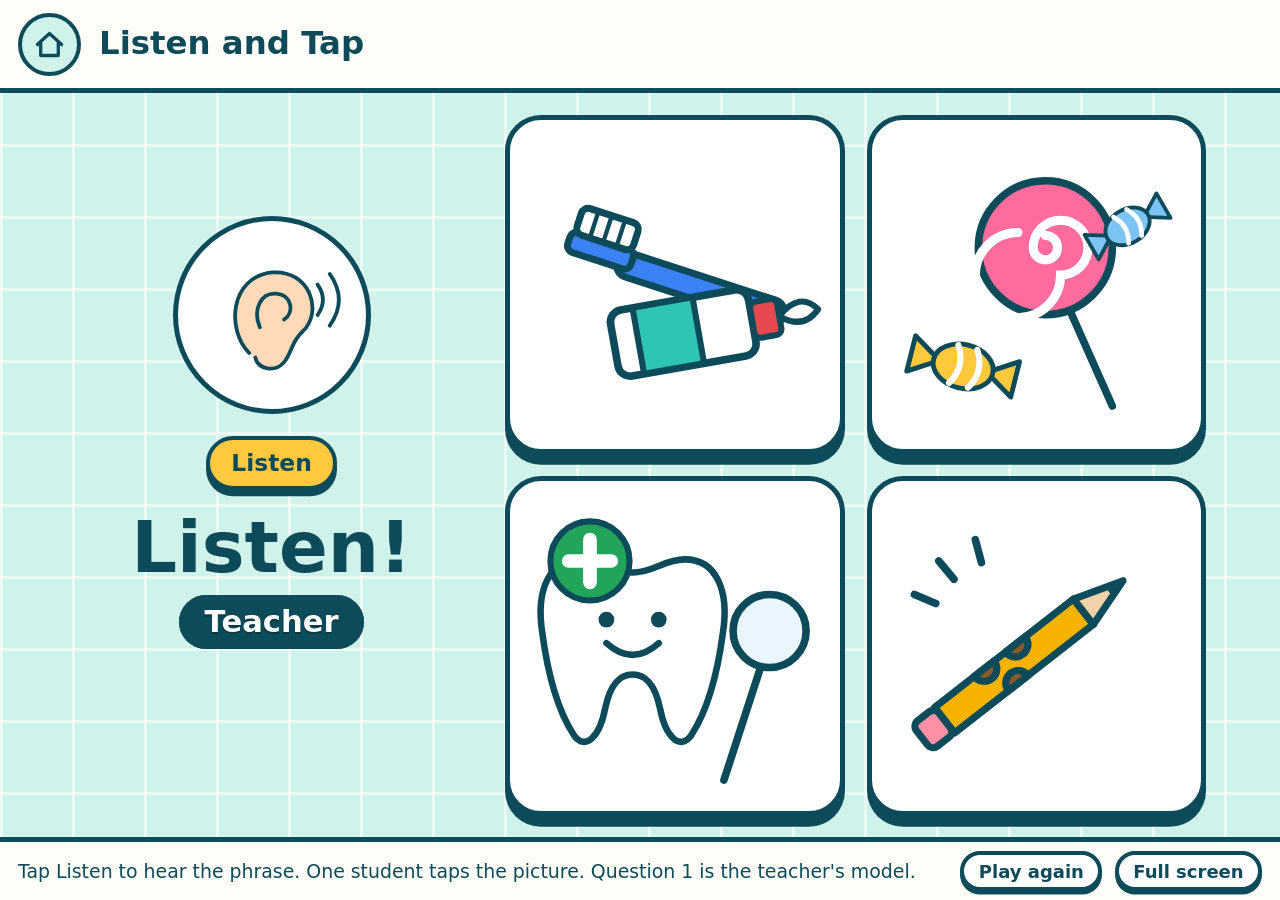
<file: game2-listen-and-tap.html>
<!doctype html>
<html lang="en">
<head>
<meta charset="utf-8">
<meta name="viewport" content="width=device-width, initial-scale=1">
<title>Listen and Tap | Dental Care Games</title>
<style>
:root{
  --ink:#0E4B5A; --mint:#CFF3EA; --mint-deep:#9FE3D3; --enamel:#FFFDF7; --good:#22A55B; --bad:#E5484D; --sun:#FFC83D;
  --red:#E5484D; --blue:#3B82F6; --green:#22A55B; --yellow:#F2B705;
  --font: ui-rounded, "Arial Rounded MT Bold", "Nunito", "Trebuchet MS", "Segoe UI", system-ui, sans-serif;
}
*{box-sizing:border-box}
html,body{height:100%;margin:0}
body{
  font-family:var(--font); color:var(--ink); background-color:var(--mint);
  background-image:linear-gradient(rgba(255,255,255,.55) 3px,transparent 3px),linear-gradient(90deg,rgba(255,255,255,.55) 3px,transparent 3px);
  background-size:72px 72px; display:flex; flex-direction:column; overflow:hidden; user-select:none; -webkit-user-select:none;
}
button{font-family:inherit;color:inherit;cursor:pointer}
button:focus-visible,a:focus-visible{outline:5px solid var(--sun);outline-offset:3px}
.art{display:block;width:100%;height:100%}

/* top bar */
.bar{display:flex;align-items:center;gap:2vmin;padding:1.4vmin 2vmin;background:var(--enamel);border-bottom:.6vmin solid var(--ink)}
.bar h1{font-size:clamp(18px,3.6vmin,44px);margin:0;line-height:1.1;flex:0 1 auto}
.home{flex:none;width:7vmin;height:7vmin;min-width:44px;min-height:44px;border-radius:50%;background:var(--mint);border:.5vmin solid var(--ink);display:grid;place-items:center;text-decoration:none}
.home svg{width:60%;height:60%}
#teams{margin-left:auto;display:flex;gap:1.2vmin}
.team{position:relative;display:flex;align-items:center;gap:1vmin;padding:.8vmin 1.4vmin;border-radius:3vmin;border:.5vmin solid var(--ink);background:var(--c);color:#fff;font-weight:700;opacity:.55;transition:transform .2s,opacity .2s}
.team.on{opacity:1;transform:translateY(.6vmin) scale(1.08);box-shadow:0 .8vmin 0 var(--ink)}
.team .nm{font-size:clamp(12px,2.2vmin,26px);text-shadow:0 2px 0 rgba(0,0,0,.25)}
.team .sc{font-size:clamp(18px,4vmin,48px);min-width:1.4em;text-align:center;background:#fff;color:var(--ink);border-radius:2vmin;padding:0 .8vmin;line-height:1.25}
.team .adj{display:flex;flex-direction:column;gap:.3vmin}
.team .adj button{width:3.2vmin;height:3.2vmin;min-width:22px;min-height:22px;border-radius:50%;border:.3vmin solid var(--ink);background:#fff;color:var(--ink);font-size:clamp(11px,2vmin,20px);line-height:1;padding:0;font-weight:800}
.team.pop .sc{animation:pop .5s}
@keyframes pop{40%{transform:scale(1.5)}}

/* stage */
#stage{flex:1;min-height:0;position:relative;display:flex;align-items:center;justify-content:center;padding:2.4vmin}
.foot{display:flex;align-items:center;gap:1.4vmin;padding:1vmin 2vmin;background:var(--enamel);border-top:.6vmin solid var(--ink);font-size:clamp(12px,2.1vmin,22px)}
.foot .sp{flex:1}
.btn{border:.5vmin solid var(--ink);background:#fff;border-radius:3vmin;padding:1vmin 2.4vmin;font-size:clamp(14px,2.6vmin,30px);font-weight:700;box-shadow:0 .7vmin 0 var(--ink);transition:transform .08s,box-shadow .08s}
.btn:active{transform:translateY(.5vmin);box-shadow:0 .2vmin 0 var(--ink)}
.btn.small{font-size:clamp(12px,2vmin,20px);padding:.6vmin 1.6vmin;box-shadow:0 .4vmin 0 var(--ink)}
.btn.go{background:var(--sun)}
a.btn{color:var(--ink);text-decoration:none;display:inline-block}
.btn.good{background:var(--good);color:#fff}
.btn.bad{background:var(--bad);color:#fff}
.btn[disabled]{opacity:.45;cursor:default}
.card{background:var(--enamel);border:.6vmin solid var(--ink);border-radius:4vmin;box-shadow:0 1.2vmin 0 var(--ink)}
.turn{font-size:clamp(16px,3.4vmin,40px);font-weight:700;padding:.6vmin 2.4vmin;border-radius:3vmin;border:.5vmin solid var(--ink);background:var(--c);color:#fff;text-shadow:0 2px 0 rgba(0,0,0,.25)}
.big{font-size:clamp(28px,8vmin,110px);font-weight:800;line-height:1}
.phrase{font-size:clamp(20px,5vmin,64px);font-weight:700}
.goodc{color:var(--good)} .badc{color:var(--bad)}
.hidden{display:none !important}
.shake{animation:shake .4s}
@keyframes shake{20%{transform:translateX(-2vmin)}40%{transform:translateX(2vmin)}60%{transform:translateX(-1.2vmin)}80%{transform:translateX(1.2vmin)}}
.pulse{animation:pulse .6s}
@keyframes pulse{50%{transform:scale(1.05)}}

/* overlay */
.over{position:absolute;inset:0;background:rgba(14,75,90,.55);display:flex;align-items:center;justify-content:center;padding:3vmin;z-index:5}
.panel{width:min(100%,150vmin);max-height:100%;padding:3vmin 4vmin;display:flex;flex-direction:column;align-items:center;gap:2vmin;text-align:center}
.finish h2{font-size:clamp(28px,7vmin,96px);margin:0}
.finish .rows{display:flex;gap:2vmin;align-items:flex-end}
.finish .res{display:flex;flex-direction:column;align-items:center;gap:1vmin;font-weight:700;font-size:clamp(14px,2.8vmin,32px)}
.finish .res .col{width:13vmin;border:.5vmin solid var(--ink);border-radius:2vmin 2vmin 0 0;background:var(--c);display:flex;align-items:flex-start;justify-content:center;color:#fff;font-size:clamp(22px,5vmin,64px);padding-top:.6vmin;text-shadow:0 2px 0 rgba(0,0,0,.25)}
.finish .crown{width:9vmin;height:9vmin}
.stars{position:absolute;inset:0;pointer-events:none;overflow:hidden;z-index:6}
.stars i{position:absolute;width:5vmin;height:5vmin;animation:fly 1.1s ease-out forwards}
@keyframes fly{to{transform:translate(var(--dx),var(--dy)) rotate(260deg) scale(.4);opacity:0}}
@media (prefers-reduced-motion:reduce){*{animation-duration:.01s !important;transition-duration:.01s !important}}

.g2{width:100%;height:100%;display:flex;gap:4vmin;align-items:center;justify-content:center}
.side{flex:0 0 32%;display:flex;flex-direction:column;align-items:center;gap:2.4vmin;text-align:center}
.earbox{cursor:pointer;width:22vmin;height:22vmin;background:#fff;border:.6vmin solid var(--ink);border-radius:50%;padding:2vmin}
.opts{height:100%;aspect-ratio:1;max-width:60%;display:grid;grid-template-columns:1fr 1fr;grid-template-rows:1fr 1fr;gap:2.4vmin}
.opt{border:.6vmin solid var(--ink);border-radius:4vmin;background:#fff;box-shadow:0 1.2vmin 0 var(--ink);padding:1.4vmin;min-height:0}
.opt:active{transform:translateY(.8vmin);box-shadow:0 .4vmin 0 var(--ink)}
.opt.right{border-color:var(--good);border-width:1.4vmin;background:#E9FBEF}
.opt.wrong{opacity:.35;box-shadow:none}

</style>
</head>
<body>
<header class="bar">
  <a class="home" href="index.html" aria-label="All games"><svg viewBox="0 0 60 60" aria-hidden="true"><path d="M8 30 L30 10 L52 30 M14 26 V50 H46 V26" fill="none" stroke="#0E4B5A" stroke-width="6" stroke-linecap="round" stroke-linejoin="round"/></svg></a>
  <h1>Listen and Tap</h1>
  
</header>
<main id="stage">
<div class="g2">
  <div class="side">
    <div class="earbox" data-art="ear" role="button" aria-label="Listen again"></div>
    <button class="btn go" id="play">Listen</button>
    <div class="big" id="qn">Listen! 1</div>
    <div id="who"></div>
    <div class="phrase goodc" id="said">&nbsp;</div>
    <button class="btn go hidden" id="next">Next</button>
  </div>
  <div class="opts" id="opts"></div>
</div>

</main>
<footer class="foot">
  <span>Tap Listen to hear the phrase. One student taps the picture. Question 1 is the teacher's model.</span><span class="sp"></span>
  
  <button class="btn small" id="btnAgain">Play again</button>
  <button class="btn small" id="btnFull">Full screen</button>
</footer>
<script>
// Original pictures for the Dental Care games. Every picture is drawn in a 200 x 200 box.
const INK = '#0E4B5A';
const S = `stroke="${INK}" stroke-width="5" stroke-linejoin="round" stroke-linecap="round"`;
const S4 = `stroke="${INK}" stroke-width="4" stroke-linejoin="round" stroke-linecap="round"`;

const TOOTH_PATH = 'M60 36 C36 36 26 60 31 92 C35 122 42 150 55 170 C64 183 75 171 79 150 C83 131 90 124 100 124 C110 124 117 131 121 150 C125 171 136 183 145 170 C158 150 165 122 169 92 C174 60 164 36 140 36 C124 36 116 46 100 46 C84 46 76 36 60 36 Z';

function toothShape(fill) { return `<path d="${TOOTH_PATH}" fill="${fill}" ${S}/>`; }

function kid(mouth) {
  return `<circle cx="78" cy="110" r="54" fill="#FFD9B8" ${S}/>
  <path d="M25 104 C20 62 52 44 80 46 C112 44 138 66 131 106 C120 86 102 74 78 78 C56 74 38 88 25 104 Z" fill="#5B3A29" ${S}/>
  <circle cx="60" cy="110" r="5.5" fill="${INK}"/><circle cx="96" cy="110" r="5.5" fill="${INK}"/>
  <circle cx="45" cy="127" r="8" fill="#FF9E8F" opacity=".75"/><circle cx="111" cy="127" r="8" fill="#FF9E8F" opacity=".75"/>
  ${mouth}`;
}
const MOUTH_SMILE = `<path d="M56 131 Q78 156 100 131 Z" fill="#fff" ${S4}/>`;
const MOUTH_OPEN = `<ellipse cx="78" cy="140" rx="14" ry="11" fill="#B3364A" ${S4}/>`;

function candy(x, y, r, color, scale) {
  return `<g transform="translate(${x},${y}) rotate(${r}) scale(${scale || 1})">
    <path d="M-20 0 L-44 -15 L-44 15 Z" fill="${color}" ${S4}/><path d="M20 0 L44 -15 L44 15 Z" fill="${color}" ${S4}/>
    <ellipse rx="25" ry="18" fill="${color}" ${S4}/>
    <path d="M-8 -16 Q2 0 -8 16 M8 -16 Q18 0 8 16" fill="none" stroke="#fff" stroke-width="5" stroke-linecap="round"/></g>`;
}
function toothbrush(x, y, r, scale) {
  return `<g transform="translate(${x},${y}) rotate(${r}) scale(${scale || 1})">
    <rect x="20" y="-7" width="100" height="14" rx="7" fill="#3B82F6" ${S4}/>
    <rect x="-10" y="-9" width="38" height="12" rx="4" fill="#3B82F6" ${S4}/>
    <rect x="-8" y="-24" width="34" height="16" rx="4" fill="#fff" ${S4}/>
    <path d="M1 -24 V-9 M9 -24 V-9 M17 -24 V-9" stroke="${INK}" stroke-width="2.5"/></g>`;
}
function pencil(x, y, r, scale, bites) {
  const marks = bites ? `<path d="M30 -9 a7 7 0 0 0 14 0 Z M52 -9 a7 7 0 0 0 14 0 Z M40 9 a7 7 0 0 1 14 0 Z" fill="#8A5A2B" ${S4}/>` : '';
  return `<g transform="translate(${x},${y}) rotate(${r}) scale(${scale || 1})">
    <rect x="-14" y="-9" width="16" height="18" rx="4" fill="#FF8FA3" ${S4}/>
    <rect x="2" y="-9" width="98" height="18" fill="#F5B300" ${S4}/>
    <path d="M100 -9 L128 0 L100 9 Z" fill="#F3D2A9" ${S4}/><path d="M118 -3.4 L128 0 L118 3.4 Z" fill="${INK}"/>
    ${marks}</g>`;
}
function star(cx, cy, r, fill) {
  let d = '';
  for (let i = 0; i < 10; i++) {
    const a = -Math.PI / 2 + i * Math.PI / 5, rr = i % 2 ? r * 0.45 : r;
    d += (i ? 'L' : 'M') + (cx + rr * Math.cos(a)).toFixed(1) + ' ' + (cy + rr * Math.sin(a)).toFixed(1) + ' ';
  }
  return `<path d="${d}Z" fill="${fill || '#FFC83D'}" ${S4}/>`;
}
function calendar(marks) {
  let cells = '';
  const pos = [[44, 92], [82, 92], [120, 92], [158, 92], [63, 132], [101, 132], [139, 132]];
  pos.forEach(([x, y]) => {
    cells += `<rect x="${x - 16}" y="${y - 16}" width="32" height="32" rx="6" fill="#fff" ${S4}/>`;
    cells += marks === 'stars' ? star(x, y, 11, '#FFC83D').replace('stroke-width="4"', 'stroke-width="2.5"')
      : `<path d="M${x - 8} ${y} l6 7 l11 -13" fill="none" stroke="#22A55B" stroke-width="5" stroke-linecap="round" stroke-linejoin="round"/>`;
  });
  return `<rect x="18" y="34" width="166" height="136" rx="14" fill="#EAF6FF" ${S}/>
    <path d="M18 66 H184 V48 a14 14 0 0 0 -14 -14 H32 a14 14 0 0 0 -14 14 Z" fill="#E5484D" ${S}/>
    <path d="M56 24 V46 M146 24 V46" ${S}/>${cells}`;
}

const ART = {
  toothHappy: () => `${toothShape('#FFFFFF')}
    <circle cx="80" cy="80" r="6" fill="${INK}"/><circle cx="120" cy="80" r="6" fill="${INK}"/>
    <path d="M78 98 Q100 120 122 98" fill="none" ${S}/>
    <circle cx="64" cy="96" r="8" fill="#FF9E8F" opacity=".7"/><circle cx="136" cy="96" r="8" fill="#FF9E8F" opacity=".7"/>
    ${star(160, 40, 15)}${star(36, 34, 10)}`,
  toothSad: () => `${toothShape('#E9DFA8')}
    <path d="M72 76 l14 6 M128 76 l-14 6" ${S}/>
    <circle cx="80" cy="88" r="5.5" fill="${INK}"/><circle cx="120" cy="88" r="5.5" fill="${INK}"/>
    <path d="M80 114 Q100 98 120 114" fill="none" ${S}/>
    <ellipse cx="62" cy="64" rx="9" ry="7" fill="#7A5B2E"/><ellipse cx="140" cy="108" rx="8" ry="10" fill="#7A5B2E"/><circle cx="104" cy="60" r="5" fill="#7A5B2E"/>
    <path d="M150 62 q8 14 0 20 q-8 -6 0 -20 Z" fill="#7CC4F5" ${S4}/>`,
  brushA: () => `${kid(MOUTH_SMILE)}${toothbrush(88, 150, -14, 0.8)}
    <circle cx="108" cy="150" r="9" fill="#fff" ${S4}/><circle cx="122" cy="160" r="6" fill="#fff" ${S4}/><circle cx="96" cy="162" r="5" fill="#fff" ${S4}/>`,
  brushB: () => `${toothbrush(40, 78, 18, 1.15)}
    <g transform="translate(60,140) rotate(-10)"><rect x="0" y="-22" width="92" height="44" rx="8" fill="#fff" ${S}/>
    <rect x="16" y="-22" width="40" height="44" fill="#2EC4B6" ${S4}/><rect x="92" y="-12" width="18" height="24" rx="4" fill="#E5484D" ${S4}/>
    <path d="M110 0 q16 -14 26 0 q-12 12 -26 0 Z" fill="#fff" ${S4}/></g>`,
  candyA: () => `${kid(MOUTH_OPEN)}${candy(140, 146, -20, '#FF6B9D')}`,
  candyB: () => `<path d="M118 108 L150 180" ${S}/>
    <circle cx="106" cy="76" r="44" fill="#FF6B9D" ${S}/>
    <path d="M106 76 m0 -8 a8 8 0 1 1 -8 8 a18 18 0 1 1 18 18 a28 28 0 1 1 -28 -28" fill="none" stroke="#fff" stroke-width="6" stroke-linecap="round"/>
    ${candy(52, 154, 14, '#FFC83D', 0.8)}${candy(160, 62, -30, '#7CC4F5', 0.62)}`,
  dentistA: () => `<circle cx="92" cy="112" r="54" fill="#FFD9B8" ${S}/>
    <path d="M40 96 C40 58 66 44 92 44 C118 44 144 58 144 96 C126 82 112 78 92 78 C72 78 58 82 40 96 Z" fill="#DFF3FF" ${S}/>
    <path d="M92 52 v18 M83 61 h18" stroke="#22A55B" stroke-width="7" stroke-linecap="round"/>
    <circle cx="74" cy="106" r="5.5" fill="${INK}"/><circle cx="110" cy="106" r="5.5" fill="${INK}"/>
    <path d="M52 124 Q92 112 132 124 L128 150 Q92 172 56 150 Z" fill="#7CC4F5" ${S}/>
    <path d="M52 126 L40 116 M132 126 L144 116" ${S4}/>
    <path d="M150 186 L170 122" ${S}/><circle cx="172" cy="104" r="20" fill="#EAF6FF" ${S}/>`,
  dentistB: () => `<g transform="translate(-14,12) scale(.86)">${toothShape('#FFFFFF')}
    <circle cx="80" cy="82" r="6" fill="${INK}"/><circle cx="120" cy="82" r="6" fill="${INK}"/><path d="M80 100 Q100 118 120 100" fill="none" ${S}/></g>
    <path d="M132 188 L158 108" ${S}/><circle cx="162" cy="90" r="24" fill="#EAF6FF" ${S}/>
    <circle cx="44" cy="44" r="26" fill="#22A55B" ${S4}/><path d="M44 30 v28 M30 44 h28" stroke="#fff" stroke-width="9" stroke-linecap="round"/>`,
  pencilA: () => `${kid(`<ellipse cx="78" cy="142" rx="17" ry="13" fill="#B3364A" ${S4}/>`)}${pencil(72, 143, -6, 0.86)}
    <rect x="64" y="130" width="11" height="9" rx="2" fill="#fff" ${S4}/><rect x="80" y="130" width="11" height="9" rx="2" fill="#fff" ${S4}/>`,
  pencilB: () => `${pencil(38, 150, -38, 1.18, true)}
    <path d="M36 44 l10 12 M60 30 l4 15 M20 66 l14 6" ${S}/>`,
  apple: () => `${kid(MOUTH_OPEN)}
    <path d="M148 120 C128 104 104 122 110 150 C114 172 132 184 148 176 C164 184 182 172 186 150 C192 122 168 104 148 120 Z" fill="#E5484D" ${S}/>
    <path d="M148 120 q-2 -16 10 -22" fill="none" ${S}/><path d="M158 100 q16 -10 24 2 q-14 10 -24 -2 Z" fill="#22A55B" ${S4}/>`,
  soda: () => `${kid(MOUTH_OPEN)}
    <path d="M118 112 L182 112 L172 186 L128 186 Z" fill="#8A4B2A" ${S}/>
    <path d="M118 112 L182 112 L179 132 L121 132 Z" fill="#fff" ${S4}/>
    <circle cx="140" cy="152" r="5" fill="#fff" opacity=".8"/><circle cx="158" cy="168" r="4" fill="#fff" opacity=".8"/><circle cx="160" cy="146" r="3" fill="#fff" opacity=".8"/>
    <path d="M150 122 L138 96 L96 140" fill="none" stroke="#E5484D" stroke-width="7" stroke-linecap="round" stroke-linejoin="round"/>`,
  milk: () => `${kid(MOUTH_SMILE)}
    <path d="M122 104 L180 104 L174 186 L128 186 Z" fill="#EAF6FF" ${S}/>
    <path d="M124 128 L178 128 L174 186 L128 186 Z" fill="#fff" ${S4}/>
    <path d="M58 133 q20 -10 40 0" fill="none" stroke="#fff" stroke-width="7" stroke-linecap="round"/>`,
  chocolate: () => `${kid(MOUTH_OPEN)}
    <g transform="translate(146,146) rotate(14)"><rect x="-34" y="-44" width="68" height="88" rx="6" fill="#6B3E26" ${S}/>
    <path d="M-34 -14 H34 M-34 16 H34 M0 -44 V44" stroke="#8A5A3C" stroke-width="5"/>
    <path d="M-34 10 H34 V44 a6 6 0 0 1 -6 6 H-28 a6 6 0 0 1 -6 -6 Z" fill="#F5B300" ${S4} transform="translate(0,-6)"/></g>`,
  sun: () => `<g ${S}><path d="M100 14 V34 M100 166 V186 M14 100 H34 M166 100 H186 M39 39 L53 53 M147 147 L161 161 M39 161 L53 147 M147 53 L161 39"/></g>
    <circle cx="100" cy="100" r="52" fill="#FFC83D" ${S}/>
    <circle cx="82" cy="92" r="6" fill="${INK}"/><circle cx="118" cy="92" r="6" fill="${INK}"/><path d="M80 110 Q100 130 120 110" fill="none" ${S}/>`,
  plate: () => `<circle cx="100" cy="104" r="62" fill="#fff" ${S}/><circle cx="100" cy="104" r="40" fill="#EAF6FF" ${S4}/>
    <circle cx="88" cy="96" r="4" fill="#C98A4B"/><circle cx="112" cy="112" r="3.5" fill="#C98A4B"/><circle cx="104" cy="92" r="3" fill="#C98A4B"/>
    <path d="M20 40 V84 M10 40 V68 a10 10 0 0 0 20 0 V40 M20 84 V172" fill="none" ${S}/>
    <path d="M180 172 V92 M180 92 c-14 -8 -14 -44 0 -54 c14 10 14 46 0 54 Z" fill="#EAF6FF" ${S}/>`,
  calendar: () => calendar('ticks'),
  calendarStars: () => calendar('stars'),
  star: () => `${star(100, 104, 78)}<circle cx="84" cy="98" r="6" fill="${INK}"/><circle cx="116" cy="98" r="6" fill="${INK}"/><path d="M84 116 Q100 132 116 116" fill="none" ${S}/>`,
  ear: () => `<path d="M70 150 C40 120 44 50 100 44 C150 40 168 96 140 122 C126 134 126 150 116 162 C104 176 82 172 78 156" fill="#FFD9B8" ${S}/>
    <path d="M84 116 C74 92 86 70 106 72 C126 74 130 96 116 106" fill="none" ${S}/>
    <path d="M160 60 q14 20 0 40 M176 46 q24 34 0 68" fill="none" ${S}/>`,
  thumbUp: () => `<path d="M40 96 H72 V172 H40 Z" fill="#fff" ${S}/><path d="M72 100 C92 86 96 62 96 40 C116 36 124 58 116 86 H152 C170 86 170 108 158 110 C170 114 168 132 154 134 C164 140 160 156 148 156 C154 164 148 174 136 174 H96 C84 174 80 168 72 166 Z" fill="#FFD9B8" ${S}/>`,
};

function artInner(key) { return (ART[key] || ART.star)(); }
function art(key, cls) { return `<svg class="art ${cls || ''}" viewBox="0 0 200 200" aria-hidden="true">${artInner(key)}</svg>`; }

// Shared engine: teacher model turn + four teams, sounds, finish screen.
const TEAMS = [
  { name: 'Red', color: 'var(--red)' }, { name: 'Blue', color: 'var(--blue)' },
  { name: 'Green', color: 'var(--green)' }, { name: 'Yellow', color: 'var(--yellow)' },
];
const TEACHER = { name: 'Teacher', color: 'var(--ink)' };
let turn = 0; // -1 = teacher's model round
const $ = (s, el) => (el || document).querySelector(s);
const el = (html) => { const t = document.createElement('template'); t.innerHTML = html.trim(); return t.content.firstChild; };
const who = (i) => (i < 0 ? TEACHER : TEAMS[i]);
// Points are kept by the teacher on the board, so the games show no scores.
function setTurn(i) { turn = i < 0 ? -1 : i % 4; document.dispatchEvent(new CustomEvent('turn')); }
function nextTurn() { setTurn(turn < 0 ? 0 : turn + 1); }
// Classes use groups 1-4 with no team names, so only the teacher's model turn shows a label.
function turnChip() { return turn < 0 ? `<span class="turn" style="--c:${TEACHER.color}">Teacher</span>` : ''; }

let AC;
function tone(freq, dur, type, when, gain) {
  try {
    AC = AC || new (window.AudioContext || window.webkitAudioContext)();
    const o = AC.createOscillator(), g = AC.createGain();
    o.type = type || 'sine'; o.frequency.value = freq; o.connect(g); g.connect(AC.destination);
    const t = AC.currentTime + (when || 0);
    g.gain.setValueAtTime(gain || 0.16, t); g.gain.exponentialRampToValueAtTime(0.001, t + dur);
    o.start(t); o.stop(t + dur);
  } catch (e) { /* no sound available */ }
}
const sfx = {
  good() { tone(523, .15); tone(659, .15, 'sine', .12); tone(784, .3, 'sine', .24); },
  bad() { tone(196, .25, 'sawtooth', 0, .07); tone(147, .35, 'sawtooth', .18, .07); },
  tap() { tone(440, .07, 'triangle'); },
  tick() { tone(880, .05, 'square', 0, .05); },
  win() { [523, 659, 784, 1047, 1319].forEach((f, i) => tone(f, .25, 'triangle', i * .14)); },
};

function burst() {
  const box = el('<div class="stars"></div>');
  for (let i = 0; i < 14; i++) {
    const a = Math.random() * Math.PI * 2, d = 25 + Math.random() * 30;
    const s = el(`<i style="left:50%;top:45%;--dx:${(Math.cos(a) * d).toFixed(0)}vmin;--dy:${(Math.sin(a) * d).toFixed(0)}vmin"><svg viewBox="0 0 200 200">${star(100, 100, 90)}</svg></i>`);
    box.appendChild(s);
  }
  $('#stage').appendChild(box); setTimeout(() => box.remove(), 1200);
}

function showFinish(title) {
  const o = el(`<div class="over"><div class="panel card finish"><h2>${title || 'Great job!'}</h2>
    <div style="display:flex;gap:2vmin"><button class="btn" id="finAgain">Play again</button><a class="btn go" href="index.html" style="text-decoration:none">All games</a></div></div></div>`);
  $('#stage').appendChild(o); $('#finAgain').onclick = () => location.reload(); sfx.win(); burst();
}

document.addEventListener('DOMContentLoaded', () => {
  const again = $('#btnAgain'); if (again) again.onclick = () => location.reload();
  const full = $('#btnFull'); if (full) full.onclick = () => {
    if (document.fullscreenElement) document.exitFullscreen(); else if (document.documentElement.requestFullscreen) document.documentElement.requestFullscreen().catch(() => {});
  };
});

const PHRASE = { brush: 'Brush your teeth.', candy: 'Eat candy.', dentist: 'Go to see the dentist.', pencil: 'Chew on pencils.' };
const say = (k) => PHRASE[k.slice(0, -1)];
const QS = [
  { t: 'dentistB', o: ['brushB', 'candyB', 'dentistB', 'pencilB'] }, // teacher's model question
  { t: 'candyA', o: ['brushA', 'pencilA', 'candyA', 'dentistA'] },
  { t: 'pencilA', o: ['pencilA', 'brushA', 'dentistA', 'candyA'] },
  { t: 'brushA', o: ['dentistA', 'candyA', 'brushA', 'pencilA'] },
  { t: 'dentistA', o: ['candyA', 'dentistA', 'pencilA', 'brushA'] },
];
let q = 0, locked = false, voice = null;
turn = -1;
function pickVoice() {
  try { const v = speechSynthesis.getVoices(); voice = v.find((x) => /^en-US/i.test(x.lang)) || v.find((x) => /^en/i.test(x.lang)) || null; } catch (e) { voice = null; }
}
try { pickVoice(); speechSynthesis.onvoiceschanged = pickVoice; } catch (e) { /* no speech */ }
function speak() {
  const b = $('#play'); b.classList.remove('pulse'); void b.offsetWidth; b.classList.add('pulse');
  try {
    speechSynthesis.cancel();
    const u = new SpeechSynthesisUtterance(say(QS[q].t)); u.lang = 'en-US'; u.rate = 0.75; if (voice) u.voice = voice;
    speechSynthesis.speak(u);
  } catch (e) { /* no speech: the teacher says the phrase */ }
}
$('#play').onclick = speak; $('.earbox').onclick = speak;
document.querySelectorAll('[data-art]').forEach((n) => { n.innerHTML = art(n.dataset.art); });
function draw() {
  locked = false;
  $('#qn').textContent = q === 0 ? 'Listen!' : `Listen! ${q}`; $('#who').innerHTML = turnChip(); $('#said').innerHTML = '&nbsp;'; $('#next').classList.add('hidden');
  $('#opts').innerHTML = QS[q].o.map((k) => `<button class="opt" data-k="${k}" aria-label="Picture">${art(k)}</button>`).join('');
}
$('#opts').addEventListener('click', (e) => {
  const b = e.target.closest('button.opt'); if (!b || locked || b.classList.contains('wrong')) return;
  if (b.dataset.k === QS[q].t) {
    locked = true; b.classList.add('right', 'pulse'); $('#said').textContent = say(QS[q].t);
    burst(); sfx.good();
    $('#next').textContent = q === QS.length - 1 ? 'Finish' : 'Next'; $('#next').classList.remove('hidden');
  } else { b.classList.add('wrong', 'shake'); sfx.bad(); }
});
$('#next').onclick = () => { q++; if (q >= QS.length) { $('#next').classList.add('hidden'); showFinish('Well done!'); } else { nextTurn(); draw(); setTimeout(speak, 400); } };
draw();

</script>
</body>
</html>
</file>
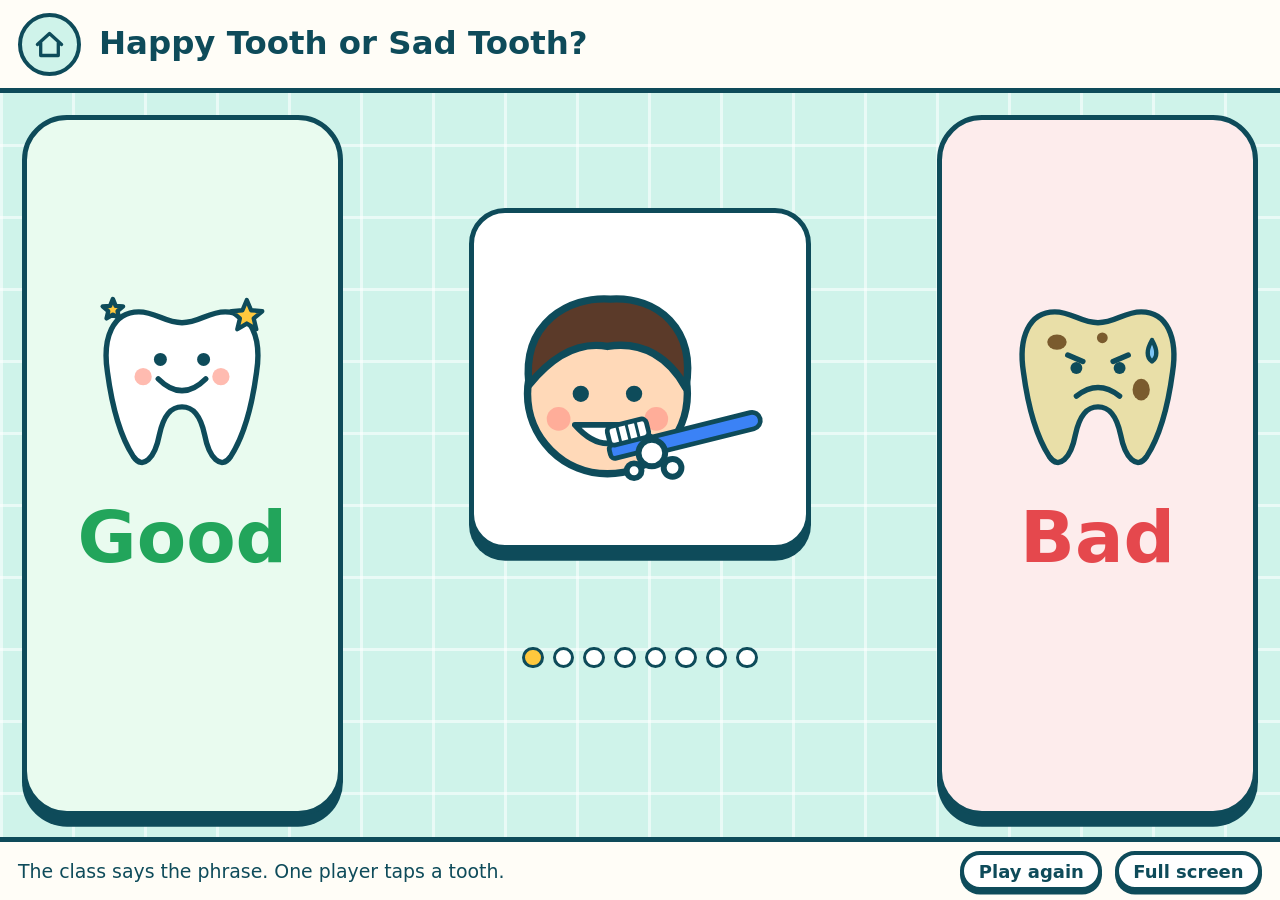
<file: game3-happy-or-sad-tooth.html>
<!doctype html>
<html lang="en">
<head>
<meta charset="utf-8">
<meta name="viewport" content="width=device-width, initial-scale=1">
<title>Happy Tooth or Sad Tooth? | Dental Care Games</title>
<style>
:root{
  --ink:#0E4B5A; --mint:#CFF3EA; --mint-deep:#9FE3D3; --enamel:#FFFDF7; --good:#22A55B; --bad:#E5484D; --sun:#FFC83D;
  --red:#E5484D; --blue:#3B82F6; --green:#22A55B; --yellow:#F2B705;
  --font: ui-rounded, "Arial Rounded MT Bold", "Nunito", "Trebuchet MS", "Segoe UI", system-ui, sans-serif;
}
*{box-sizing:border-box}
html,body{height:100%;margin:0}
body{
  font-family:var(--font); color:var(--ink); background-color:var(--mint);
  background-image:linear-gradient(rgba(255,255,255,.55) 3px,transparent 3px),linear-gradient(90deg,rgba(255,255,255,.55) 3px,transparent 3px);
  background-size:72px 72px; display:flex; flex-direction:column; overflow:hidden; user-select:none; -webkit-user-select:none;
}
button{font-family:inherit;color:inherit;cursor:pointer}
button:focus-visible,a:focus-visible{outline:5px solid var(--sun);outline-offset:3px}
.art{display:block;width:100%;height:100%}

/* top bar */
.bar{display:flex;align-items:center;gap:2vmin;padding:1.4vmin 2vmin;background:var(--enamel);border-bottom:.6vmin solid var(--ink)}
.bar h1{font-size:clamp(18px,3.6vmin,44px);margin:0;line-height:1.1;flex:0 1 auto}
.home{flex:none;width:7vmin;height:7vmin;min-width:44px;min-height:44px;border-radius:50%;background:var(--mint);border:.5vmin solid var(--ink);display:grid;place-items:center;text-decoration:none}
.home svg{width:60%;height:60%}
#teams{margin-left:auto;display:flex;gap:1.2vmin}
.team{position:relative;display:flex;align-items:center;gap:1vmin;padding:.8vmin 1.4vmin;border-radius:3vmin;border:.5vmin solid var(--ink);background:var(--c);color:#fff;font-weight:700;opacity:.55;transition:transform .2s,opacity .2s}
.team.on{opacity:1;transform:translateY(.6vmin) scale(1.08);box-shadow:0 .8vmin 0 var(--ink)}
.team .nm{font-size:clamp(12px,2.2vmin,26px);text-shadow:0 2px 0 rgba(0,0,0,.25)}
.team .sc{font-size:clamp(18px,4vmin,48px);min-width:1.4em;text-align:center;background:#fff;color:var(--ink);border-radius:2vmin;padding:0 .8vmin;line-height:1.25}
.team .adj{display:flex;flex-direction:column;gap:.3vmin}
.team .adj button{width:3.2vmin;height:3.2vmin;min-width:22px;min-height:22px;border-radius:50%;border:.3vmin solid var(--ink);background:#fff;color:var(--ink);font-size:clamp(11px,2vmin,20px);line-height:1;padding:0;font-weight:800}
.team.pop .sc{animation:pop .5s}
@keyframes pop{40%{transform:scale(1.5)}}

/* stage */
#stage{flex:1;min-height:0;position:relative;display:flex;align-items:center;justify-content:center;padding:2.4vmin}
.foot{display:flex;align-items:center;gap:1.4vmin;padding:1vmin 2vmin;background:var(--enamel);border-top:.6vmin solid var(--ink);font-size:clamp(12px,2.1vmin,22px)}
.foot .sp{flex:1}
.btn{border:.5vmin solid var(--ink);background:#fff;border-radius:3vmin;padding:1vmin 2.4vmin;font-size:clamp(14px,2.6vmin,30px);font-weight:700;box-shadow:0 .7vmin 0 var(--ink);transition:transform .08s,box-shadow .08s}
.btn:active{transform:translateY(.5vmin);box-shadow:0 .2vmin 0 var(--ink)}
.btn.small{font-size:clamp(12px,2vmin,20px);padding:.6vmin 1.6vmin;box-shadow:0 .4vmin 0 var(--ink)}
.btn.go{background:var(--sun)}
a.btn{color:var(--ink);text-decoration:none;display:inline-block}
.btn.good{background:var(--good);color:#fff}
.btn.bad{background:var(--bad);color:#fff}
.btn[disabled]{opacity:.45;cursor:default}
.card{background:var(--enamel);border:.6vmin solid var(--ink);border-radius:4vmin;box-shadow:0 1.2vmin 0 var(--ink)}
.turn{font-size:clamp(16px,3.4vmin,40px);font-weight:700;padding:.6vmin 2.4vmin;border-radius:3vmin;border:.5vmin solid var(--ink);background:var(--c);color:#fff;text-shadow:0 2px 0 rgba(0,0,0,.25)}
.big{font-size:clamp(28px,8vmin,110px);font-weight:800;line-height:1}
.phrase{font-size:clamp(20px,5vmin,64px);font-weight:700}
.goodc{color:var(--good)} .badc{color:var(--bad)}
.hidden{display:none !important}
.shake{animation:shake .4s}
@keyframes shake{20%{transform:translateX(-2vmin)}40%{transform:translateX(2vmin)}60%{transform:translateX(-1.2vmin)}80%{transform:translateX(1.2vmin)}}
.pulse{animation:pulse .6s}
@keyframes pulse{50%{transform:scale(1.05)}}

/* overlay */
.over{position:absolute;inset:0;background:rgba(14,75,90,.55);display:flex;align-items:center;justify-content:center;padding:3vmin;z-index:5}
.panel{width:min(100%,150vmin);max-height:100%;padding:3vmin 4vmin;display:flex;flex-direction:column;align-items:center;gap:2vmin;text-align:center}
.finish h2{font-size:clamp(28px,7vmin,96px);margin:0}
.finish .rows{display:flex;gap:2vmin;align-items:flex-end}
.finish .res{display:flex;flex-direction:column;align-items:center;gap:1vmin;font-weight:700;font-size:clamp(14px,2.8vmin,32px)}
.finish .res .col{width:13vmin;border:.5vmin solid var(--ink);border-radius:2vmin 2vmin 0 0;background:var(--c);display:flex;align-items:flex-start;justify-content:center;color:#fff;font-size:clamp(22px,5vmin,64px);padding-top:.6vmin;text-shadow:0 2px 0 rgba(0,0,0,.25)}
.finish .crown{width:9vmin;height:9vmin}
.stars{position:absolute;inset:0;pointer-events:none;overflow:hidden;z-index:6}
.stars i{position:absolute;width:5vmin;height:5vmin;animation:fly 1.1s ease-out forwards}
@keyframes fly{to{transform:translate(var(--dx),var(--dy)) rotate(260deg) scale(.4);opacity:0}}
@media (prefers-reduced-motion:reduce){*{animation-duration:.01s !important;transition-duration:.01s !important}}

.g3{width:100%;height:100%;display:flex;gap:3vmin;align-items:stretch;justify-content:center}
.pile{flex:1 1 0;max-width:26%;display:flex;flex-direction:column;align-items:center;justify-content:center;gap:1.4vmin;border:.6vmin solid var(--ink);border-radius:5vmin;background:var(--enamel);box-shadow:0 1.2vmin 0 var(--ink);padding:2vmin}
.pile:active{transform:translateY(.8vmin);box-shadow:0 .4vmin 0 var(--ink)}
#good{background:#E9FBEF} #bad{background:#FDECEC}
.tooth{width:min(24vmin,90%);aspect-ratio:1}
.got{display:grid;grid-template-columns:repeat(2,1fr);gap:.8vmin;width:70%;min-height:8vmin}
.got svg{background:#fff;border:.3vmin solid var(--ink);border-radius:1.4vmin}
.mid{flex:1 1 0;display:flex;flex-direction:column;align-items:center;justify-content:center;gap:2.4vmin;min-width:0;text-align:center}
.cardpic{width:min(38vmin,84%);aspect-ratio:1;padding:2vmin;background:#fff}
.dots{display:flex;gap:1vmin}
.dots i{width:2.4vmin;height:2.4vmin;border-radius:50%;border:.4vmin solid var(--ink);background:#fff}
.dots i.d{background:var(--ink)} .dots i.c{background:var(--sun)}

</style>
</head>
<body>
<header class="bar">
  <a class="home" href="index.html" aria-label="All games"><svg viewBox="0 0 60 60" aria-hidden="true"><path d="M8 30 L30 10 L52 30 M14 26 V50 H46 V26" fill="none" stroke="#0E4B5A" stroke-width="6" stroke-linecap="round" stroke-linejoin="round"/></svg></a>
  <h1>Happy Tooth or Sad Tooth?</h1>
  
</header>
<main id="stage">
<div class="g3">
  <button class="pile" id="good" data-v="1" aria-label="Good, happy tooth"><span class="tooth" data-art="toothHappy"></span><span class="big goodc">Good</span><span class="got" id="gotG"></span></button>
  <div class="mid">
    <div id="who"></div>
    <div class="cardpic card" id="card"></div>
    <div class="phrase" id="cap">&nbsp;</div>
    <div class="dots" id="dots"></div>
    <button class="btn go" id="next" style="visibility:hidden">Next card</button>
  </div>
  <button class="pile" id="bad" data-v="0" aria-label="Bad, sad tooth"><span class="tooth" data-art="toothSad"></span><span class="big badc">Bad</span><span class="got" id="gotB"></span></button>
</div>

</main>
<footer class="foot">
  <span>The class says the phrase. One player taps a tooth.</span><span class="sp"></span>
  
  <button class="btn small" id="btnAgain">Play again</button>
  <button class="btn small" id="btnFull">Full screen</button>
</footer>
<script>
// Original pictures for the Dental Care games. Every picture is drawn in a 200 x 200 box.
const INK = '#0E4B5A';
const S = `stroke="${INK}" stroke-width="5" stroke-linejoin="round" stroke-linecap="round"`;
const S4 = `stroke="${INK}" stroke-width="4" stroke-linejoin="round" stroke-linecap="round"`;

const TOOTH_PATH = 'M60 36 C36 36 26 60 31 92 C35 122 42 150 55 170 C64 183 75 171 79 150 C83 131 90 124 100 124 C110 124 117 131 121 150 C125 171 136 183 145 170 C158 150 165 122 169 92 C174 60 164 36 140 36 C124 36 116 46 100 46 C84 46 76 36 60 36 Z';

function toothShape(fill) { return `<path d="${TOOTH_PATH}" fill="${fill}" ${S}/>`; }

function kid(mouth) {
  return `<circle cx="78" cy="110" r="54" fill="#FFD9B8" ${S}/>
  <path d="M25 104 C20 62 52 44 80 46 C112 44 138 66 131 106 C120 86 102 74 78 78 C56 74 38 88 25 104 Z" fill="#5B3A29" ${S}/>
  <circle cx="60" cy="110" r="5.5" fill="${INK}"/><circle cx="96" cy="110" r="5.5" fill="${INK}"/>
  <circle cx="45" cy="127" r="8" fill="#FF9E8F" opacity=".75"/><circle cx="111" cy="127" r="8" fill="#FF9E8F" opacity=".75"/>
  ${mouth}`;
}
const MOUTH_SMILE = `<path d="M56 131 Q78 156 100 131 Z" fill="#fff" ${S4}/>`;
const MOUTH_OPEN = `<ellipse cx="78" cy="140" rx="14" ry="11" fill="#B3364A" ${S4}/>`;

function candy(x, y, r, color, scale) {
  return `<g transform="translate(${x},${y}) rotate(${r}) scale(${scale || 1})">
    <path d="M-20 0 L-44 -15 L-44 15 Z" fill="${color}" ${S4}/><path d="M20 0 L44 -15 L44 15 Z" fill="${color}" ${S4}/>
    <ellipse rx="25" ry="18" fill="${color}" ${S4}/>
    <path d="M-8 -16 Q2 0 -8 16 M8 -16 Q18 0 8 16" fill="none" stroke="#fff" stroke-width="5" stroke-linecap="round"/></g>`;
}
function toothbrush(x, y, r, scale) {
  return `<g transform="translate(${x},${y}) rotate(${r}) scale(${scale || 1})">
    <rect x="20" y="-7" width="100" height="14" rx="7" fill="#3B82F6" ${S4}/>
    <rect x="-10" y="-9" width="38" height="12" rx="4" fill="#3B82F6" ${S4}/>
    <rect x="-8" y="-24" width="34" height="16" rx="4" fill="#fff" ${S4}/>
    <path d="M1 -24 V-9 M9 -24 V-9 M17 -24 V-9" stroke="${INK}" stroke-width="2.5"/></g>`;
}
function pencil(x, y, r, scale, bites) {
  const marks = bites ? `<path d="M30 -9 a7 7 0 0 0 14 0 Z M52 -9 a7 7 0 0 0 14 0 Z M40 9 a7 7 0 0 1 14 0 Z" fill="#8A5A2B" ${S4}/>` : '';
  return `<g transform="translate(${x},${y}) rotate(${r}) scale(${scale || 1})">
    <rect x="-14" y="-9" width="16" height="18" rx="4" fill="#FF8FA3" ${S4}/>
    <rect x="2" y="-9" width="98" height="18" fill="#F5B300" ${S4}/>
    <path d="M100 -9 L128 0 L100 9 Z" fill="#F3D2A9" ${S4}/><path d="M118 -3.4 L128 0 L118 3.4 Z" fill="${INK}"/>
    ${marks}</g>`;
}
function star(cx, cy, r, fill) {
  let d = '';
  for (let i = 0; i < 10; i++) {
    const a = -Math.PI / 2 + i * Math.PI / 5, rr = i % 2 ? r * 0.45 : r;
    d += (i ? 'L' : 'M') + (cx + rr * Math.cos(a)).toFixed(1) + ' ' + (cy + rr * Math.sin(a)).toFixed(1) + ' ';
  }
  return `<path d="${d}Z" fill="${fill || '#FFC83D'}" ${S4}/>`;
}
function calendar(marks) {
  let cells = '';
  const pos = [[44, 92], [82, 92], [120, 92], [158, 92], [63, 132], [101, 132], [139, 132]];
  pos.forEach(([x, y]) => {
    cells += `<rect x="${x - 16}" y="${y - 16}" width="32" height="32" rx="6" fill="#fff" ${S4}/>`;
    cells += marks === 'stars' ? star(x, y, 11, '#FFC83D').replace('stroke-width="4"', 'stroke-width="2.5"')
      : `<path d="M${x - 8} ${y} l6 7 l11 -13" fill="none" stroke="#22A55B" stroke-width="5" stroke-linecap="round" stroke-linejoin="round"/>`;
  });
  return `<rect x="18" y="34" width="166" height="136" rx="14" fill="#EAF6FF" ${S}/>
    <path d="M18 66 H184 V48 a14 14 0 0 0 -14 -14 H32 a14 14 0 0 0 -14 14 Z" fill="#E5484D" ${S}/>
    <path d="M56 24 V46 M146 24 V46" ${S}/>${cells}`;
}

const ART = {
  toothHappy: () => `${toothShape('#FFFFFF')}
    <circle cx="80" cy="80" r="6" fill="${INK}"/><circle cx="120" cy="80" r="6" fill="${INK}"/>
    <path d="M78 98 Q100 120 122 98" fill="none" ${S}/>
    <circle cx="64" cy="96" r="8" fill="#FF9E8F" opacity=".7"/><circle cx="136" cy="96" r="8" fill="#FF9E8F" opacity=".7"/>
    ${star(160, 40, 15)}${star(36, 34, 10)}`,
  toothSad: () => `${toothShape('#E9DFA8')}
    <path d="M72 76 l14 6 M128 76 l-14 6" ${S}/>
    <circle cx="80" cy="88" r="5.5" fill="${INK}"/><circle cx="120" cy="88" r="5.5" fill="${INK}"/>
    <path d="M80 114 Q100 98 120 114" fill="none" ${S}/>
    <ellipse cx="62" cy="64" rx="9" ry="7" fill="#7A5B2E"/><ellipse cx="140" cy="108" rx="8" ry="10" fill="#7A5B2E"/><circle cx="104" cy="60" r="5" fill="#7A5B2E"/>
    <path d="M150 62 q8 14 0 20 q-8 -6 0 -20 Z" fill="#7CC4F5" ${S4}/>`,
  brushA: () => `${kid(MOUTH_SMILE)}${toothbrush(88, 150, -14, 0.8)}
    <circle cx="108" cy="150" r="9" fill="#fff" ${S4}/><circle cx="122" cy="160" r="6" fill="#fff" ${S4}/><circle cx="96" cy="162" r="5" fill="#fff" ${S4}/>`,
  brushB: () => `${toothbrush(40, 78, 18, 1.15)}
    <g transform="translate(60,140) rotate(-10)"><rect x="0" y="-22" width="92" height="44" rx="8" fill="#fff" ${S}/>
    <rect x="16" y="-22" width="40" height="44" fill="#2EC4B6" ${S4}/><rect x="92" y="-12" width="18" height="24" rx="4" fill="#E5484D" ${S4}/>
    <path d="M110 0 q16 -14 26 0 q-12 12 -26 0 Z" fill="#fff" ${S4}/></g>`,
  candyA: () => `${kid(MOUTH_OPEN)}${candy(140, 146, -20, '#FF6B9D')}`,
  candyB: () => `<path d="M118 108 L150 180" ${S}/>
    <circle cx="106" cy="76" r="44" fill="#FF6B9D" ${S}/>
    <path d="M106 76 m0 -8 a8 8 0 1 1 -8 8 a18 18 0 1 1 18 18 a28 28 0 1 1 -28 -28" fill="none" stroke="#fff" stroke-width="6" stroke-linecap="round"/>
    ${candy(52, 154, 14, '#FFC83D', 0.8)}${candy(160, 62, -30, '#7CC4F5', 0.62)}`,
  dentistA: () => `<circle cx="92" cy="112" r="54" fill="#FFD9B8" ${S}/>
    <path d="M40 96 C40 58 66 44 92 44 C118 44 144 58 144 96 C126 82 112 78 92 78 C72 78 58 82 40 96 Z" fill="#DFF3FF" ${S}/>
    <path d="M92 52 v18 M83 61 h18" stroke="#22A55B" stroke-width="7" stroke-linecap="round"/>
    <circle cx="74" cy="106" r="5.5" fill="${INK}"/><circle cx="110" cy="106" r="5.5" fill="${INK}"/>
    <path d="M52 124 Q92 112 132 124 L128 150 Q92 172 56 150 Z" fill="#7CC4F5" ${S}/>
    <path d="M52 126 L40 116 M132 126 L144 116" ${S4}/>
    <path d="M150 186 L170 122" ${S}/><circle cx="172" cy="104" r="20" fill="#EAF6FF" ${S}/>`,
  dentistB: () => `<g transform="translate(-14,12) scale(.86)">${toothShape('#FFFFFF')}
    <circle cx="80" cy="82" r="6" fill="${INK}"/><circle cx="120" cy="82" r="6" fill="${INK}"/><path d="M80 100 Q100 118 120 100" fill="none" ${S}/></g>
    <path d="M132 188 L158 108" ${S}/><circle cx="162" cy="90" r="24" fill="#EAF6FF" ${S}/>
    <circle cx="44" cy="44" r="26" fill="#22A55B" ${S4}/><path d="M44 30 v28 M30 44 h28" stroke="#fff" stroke-width="9" stroke-linecap="round"/>`,
  pencilA: () => `${kid(`<ellipse cx="78" cy="142" rx="17" ry="13" fill="#B3364A" ${S4}/>`)}${pencil(72, 143, -6, 0.86)}
    <rect x="64" y="130" width="11" height="9" rx="2" fill="#fff" ${S4}/><rect x="80" y="130" width="11" height="9" rx="2" fill="#fff" ${S4}/>`,
  pencilB: () => `${pencil(38, 150, -38, 1.18, true)}
    <path d="M36 44 l10 12 M60 30 l4 15 M20 66 l14 6" ${S}/>`,
  apple: () => `${kid(MOUTH_OPEN)}
    <path d="M148 120 C128 104 104 122 110 150 C114 172 132 184 148 176 C164 184 182 172 186 150 C192 122 168 104 148 120 Z" fill="#E5484D" ${S}/>
    <path d="M148 120 q-2 -16 10 -22" fill="none" ${S}/><path d="M158 100 q16 -10 24 2 q-14 10 -24 -2 Z" fill="#22A55B" ${S4}/>`,
  soda: () => `${kid(MOUTH_OPEN)}
    <path d="M118 112 L182 112 L172 186 L128 186 Z" fill="#8A4B2A" ${S}/>
    <path d="M118 112 L182 112 L179 132 L121 132 Z" fill="#fff" ${S4}/>
    <circle cx="140" cy="152" r="5" fill="#fff" opacity=".8"/><circle cx="158" cy="168" r="4" fill="#fff" opacity=".8"/><circle cx="160" cy="146" r="3" fill="#fff" opacity=".8"/>
    <path d="M150 122 L138 96 L96 140" fill="none" stroke="#E5484D" stroke-width="7" stroke-linecap="round" stroke-linejoin="round"/>`,
  milk: () => `${kid(MOUTH_SMILE)}
    <path d="M122 104 L180 104 L174 186 L128 186 Z" fill="#EAF6FF" ${S}/>
    <path d="M124 128 L178 128 L174 186 L128 186 Z" fill="#fff" ${S4}/>
    <path d="M58 133 q20 -10 40 0" fill="none" stroke="#fff" stroke-width="7" stroke-linecap="round"/>`,
  chocolate: () => `${kid(MOUTH_OPEN)}
    <g transform="translate(146,146) rotate(14)"><rect x="-34" y="-44" width="68" height="88" rx="6" fill="#6B3E26" ${S}/>
    <path d="M-34 -14 H34 M-34 16 H34 M0 -44 V44" stroke="#8A5A3C" stroke-width="5"/>
    <path d="M-34 10 H34 V44 a6 6 0 0 1 -6 6 H-28 a6 6 0 0 1 -6 -6 Z" fill="#F5B300" ${S4} transform="translate(0,-6)"/></g>`,
  sun: () => `<g ${S}><path d="M100 14 V34 M100 166 V186 M14 100 H34 M166 100 H186 M39 39 L53 53 M147 147 L161 161 M39 161 L53 147 M147 53 L161 39"/></g>
    <circle cx="100" cy="100" r="52" fill="#FFC83D" ${S}/>
    <circle cx="82" cy="92" r="6" fill="${INK}"/><circle cx="118" cy="92" r="6" fill="${INK}"/><path d="M80 110 Q100 130 120 110" fill="none" ${S}/>`,
  plate: () => `<circle cx="100" cy="104" r="62" fill="#fff" ${S}/><circle cx="100" cy="104" r="40" fill="#EAF6FF" ${S4}/>
    <circle cx="88" cy="96" r="4" fill="#C98A4B"/><circle cx="112" cy="112" r="3.5" fill="#C98A4B"/><circle cx="104" cy="92" r="3" fill="#C98A4B"/>
    <path d="M20 40 V84 M10 40 V68 a10 10 0 0 0 20 0 V40 M20 84 V172" fill="none" ${S}/>
    <path d="M180 172 V92 M180 92 c-14 -8 -14 -44 0 -54 c14 10 14 46 0 54 Z" fill="#EAF6FF" ${S}/>`,
  calendar: () => calendar('ticks'),
  calendarStars: () => calendar('stars'),
  star: () => `${star(100, 104, 78)}<circle cx="84" cy="98" r="6" fill="${INK}"/><circle cx="116" cy="98" r="6" fill="${INK}"/><path d="M84 116 Q100 132 116 116" fill="none" ${S}/>`,
  ear: () => `<path d="M70 150 C40 120 44 50 100 44 C150 40 168 96 140 122 C126 134 126 150 116 162 C104 176 82 172 78 156" fill="#FFD9B8" ${S}/>
    <path d="M84 116 C74 92 86 70 106 72 C126 74 130 96 116 106" fill="none" ${S}/>
    <path d="M160 60 q14 20 0 40 M176 46 q24 34 0 68" fill="none" ${S}/>`,
  thumbUp: () => `<path d="M40 96 H72 V172 H40 Z" fill="#fff" ${S}/><path d="M72 100 C92 86 96 62 96 40 C116 36 124 58 116 86 H152 C170 86 170 108 158 110 C170 114 168 132 154 134 C164 140 160 156 148 156 C154 164 148 174 136 174 H96 C84 174 80 168 72 166 Z" fill="#FFD9B8" ${S}/>`,
};

function artInner(key) { return (ART[key] || ART.star)(); }
function art(key, cls) { return `<svg class="art ${cls || ''}" viewBox="0 0 200 200" aria-hidden="true">${artInner(key)}</svg>`; }

// Shared engine: teacher model turn + four teams, sounds, finish screen.
const TEAMS = [
  { name: 'Red', color: 'var(--red)' }, { name: 'Blue', color: 'var(--blue)' },
  { name: 'Green', color: 'var(--green)' }, { name: 'Yellow', color: 'var(--yellow)' },
];
const TEACHER = { name: 'Teacher', color: 'var(--ink)' };
let turn = 0; // -1 = teacher's model round
const $ = (s, el) => (el || document).querySelector(s);
const el = (html) => { const t = document.createElement('template'); t.innerHTML = html.trim(); return t.content.firstChild; };
const who = (i) => (i < 0 ? TEACHER : TEAMS[i]);
// Points are kept by the teacher on the board, so the games show no scores.
function setTurn(i) { turn = i < 0 ? -1 : i % 4; document.dispatchEvent(new CustomEvent('turn')); }
function nextTurn() { setTurn(turn < 0 ? 0 : turn + 1); }
// Classes use groups 1-4 with no team names, so only the teacher's model turn shows a label.
function turnChip() { return turn < 0 ? `<span class="turn" style="--c:${TEACHER.color}">Teacher</span>` : ''; }

let AC;
function tone(freq, dur, type, when, gain) {
  try {
    AC = AC || new (window.AudioContext || window.webkitAudioContext)();
    const o = AC.createOscillator(), g = AC.createGain();
    o.type = type || 'sine'; o.frequency.value = freq; o.connect(g); g.connect(AC.destination);
    const t = AC.currentTime + (when || 0);
    g.gain.setValueAtTime(gain || 0.16, t); g.gain.exponentialRampToValueAtTime(0.001, t + dur);
    o.start(t); o.stop(t + dur);
  } catch (e) { /* no sound available */ }
}
const sfx = {
  good() { tone(523, .15); tone(659, .15, 'sine', .12); tone(784, .3, 'sine', .24); },
  bad() { tone(196, .25, 'sawtooth', 0, .07); tone(147, .35, 'sawtooth', .18, .07); },
  tap() { tone(440, .07, 'triangle'); },
  tick() { tone(880, .05, 'square', 0, .05); },
  win() { [523, 659, 784, 1047, 1319].forEach((f, i) => tone(f, .25, 'triangle', i * .14)); },
};

function burst() {
  const box = el('<div class="stars"></div>');
  for (let i = 0; i < 14; i++) {
    const a = Math.random() * Math.PI * 2, d = 25 + Math.random() * 30;
    const s = el(`<i style="left:50%;top:45%;--dx:${(Math.cos(a) * d).toFixed(0)}vmin;--dy:${(Math.sin(a) * d).toFixed(0)}vmin"><svg viewBox="0 0 200 200">${star(100, 100, 90)}</svg></i>`);
    box.appendChild(s);
  }
  $('#stage').appendChild(box); setTimeout(() => box.remove(), 1200);
}

function showFinish(title) {
  const o = el(`<div class="over"><div class="panel card finish"><h2>${title || 'Great job!'}</h2>
    <div style="display:flex;gap:2vmin"><button class="btn" id="finAgain">Play again</button><a class="btn go" href="index.html" style="text-decoration:none">All games</a></div></div></div>`);
  $('#stage').appendChild(o); $('#finAgain').onclick = () => location.reload(); sfx.win(); burst();
}

document.addEventListener('DOMContentLoaded', () => {
  const again = $('#btnAgain'); if (again) again.onclick = () => location.reload();
  const full = $('#btnFull'); if (full) full.onclick = () => {
    if (document.fullscreenElement) document.exitFullscreen(); else if (document.documentElement.requestFullscreen) document.documentElement.requestFullscreen().catch(() => {});
  };
});

const CARDS = [['brushA', 1], ['candyA', 0], ['dentistA', 1], ['pencilA', 0], ['candyB', 0], ['brushB', 1], ['pencilB', 0], ['dentistB', 1]];
const PHRASE = { brush: 'Brush your teeth.', candy: 'Eat candy.', dentist: 'Go to see the dentist.', pencil: 'Chew on pencils.' };
let n = 0, first = true, locked = false;
document.querySelectorAll('[data-art]').forEach((x) => { x.innerHTML = art(x.dataset.art); });
function draw() {
  first = true; locked = false;
  $('#who').innerHTML = turnChip(); $('#card').innerHTML = art(CARDS[n][0]); $('#card').classList.remove('pulse');
  $('#cap').innerHTML = '&nbsp;'; $('#next').style.visibility = 'hidden';
  $('#dots').innerHTML = CARDS.map((c, i) => `<i class="${i < n ? 'd' : i === n ? 'c' : ''}"></i>`).join('');
}
function tapPile(e) {
  if (locked) return;
  const pile = e.currentTarget, good = CARDS[n][1] === 1;
  if ((pile.dataset.v === '1') === good) {
    locked = true; sfx.good(); if (first) burst();
    $(good ? '#gotG' : '#gotB').insertAdjacentHTML('beforeend', art(CARDS[n][0]));
    $('#cap').innerHTML = `${PHRASE[CARDS[n][0].slice(0, -1)]} <span class="${good ? 'goodc' : 'badc'}">${good ? 'Good!' : 'Bad!'}</span>`;
    $('#card').classList.add('pulse'); pile.classList.remove('pulse'); void pile.offsetWidth; pile.classList.add('pulse');
    $('#next').textContent = n === CARDS.length - 1 ? 'Finish' : 'Next card'; $('#next').style.visibility = 'visible';
  } else { first = false; sfx.bad(); pile.classList.remove('shake'); void pile.offsetWidth; pile.classList.add('shake'); }
}
$('#good').onclick = tapPile; $('#bad').onclick = tapPile;
$('#next').onclick = () => { n++; if (n >= CARDS.length) { $('#next').style.visibility = 'hidden'; showFinish('Happy teeth!'); } else { nextTurn(); draw(); } };
draw();

</script>
</body>
</html>
</file>
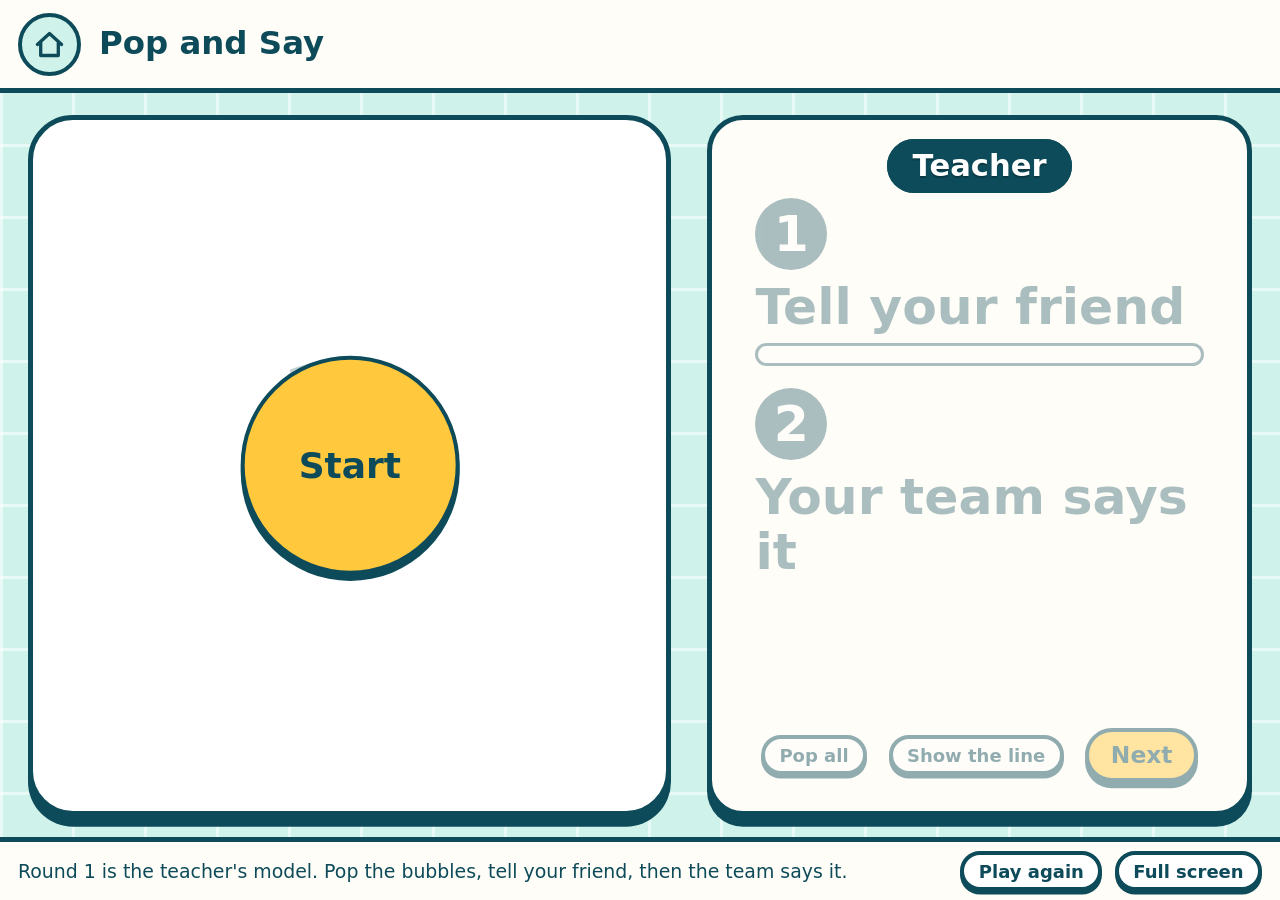
<file: game4-pop-and-say.html>
<!doctype html>
<html lang="en">
<head>
<meta charset="utf-8">
<meta name="viewport" content="width=device-width, initial-scale=1">
<title>Pop and Say | Dental Care Games</title>
<style>
:root{
  --ink:#0E4B5A; --mint:#CFF3EA; --mint-deep:#9FE3D3; --enamel:#FFFDF7; --good:#22A55B; --bad:#E5484D; --sun:#FFC83D;
  --red:#E5484D; --blue:#3B82F6; --green:#22A55B; --yellow:#F2B705;
  --font: ui-rounded, "Arial Rounded MT Bold", "Nunito", "Trebuchet MS", "Segoe UI", system-ui, sans-serif;
}
*{box-sizing:border-box}
html,body{height:100%;margin:0}
body{
  font-family:var(--font); color:var(--ink); background-color:var(--mint);
  background-image:linear-gradient(rgba(255,255,255,.55) 3px,transparent 3px),linear-gradient(90deg,rgba(255,255,255,.55) 3px,transparent 3px);
  background-size:72px 72px; display:flex; flex-direction:column; overflow:hidden; user-select:none; -webkit-user-select:none;
}
button{font-family:inherit;color:inherit;cursor:pointer}
button:focus-visible,a:focus-visible{outline:5px solid var(--sun);outline-offset:3px}
.art{display:block;width:100%;height:100%}

/* top bar */
.bar{display:flex;align-items:center;gap:2vmin;padding:1.4vmin 2vmin;background:var(--enamel);border-bottom:.6vmin solid var(--ink)}
.bar h1{font-size:clamp(18px,3.6vmin,44px);margin:0;line-height:1.1;flex:0 1 auto}
.home{flex:none;width:7vmin;height:7vmin;min-width:44px;min-height:44px;border-radius:50%;background:var(--mint);border:.5vmin solid var(--ink);display:grid;place-items:center;text-decoration:none}
.home svg{width:60%;height:60%}
#teams{margin-left:auto;display:flex;gap:1.2vmin}
.team{position:relative;display:flex;align-items:center;gap:1vmin;padding:.8vmin 1.4vmin;border-radius:3vmin;border:.5vmin solid var(--ink);background:var(--c);color:#fff;font-weight:700;opacity:.55;transition:transform .2s,opacity .2s}
.team.on{opacity:1;transform:translateY(.6vmin) scale(1.08);box-shadow:0 .8vmin 0 var(--ink)}
.team .nm{font-size:clamp(12px,2.2vmin,26px);text-shadow:0 2px 0 rgba(0,0,0,.25)}
.team .sc{font-size:clamp(18px,4vmin,48px);min-width:1.4em;text-align:center;background:#fff;color:var(--ink);border-radius:2vmin;padding:0 .8vmin;line-height:1.25}
.team .adj{display:flex;flex-direction:column;gap:.3vmin}
.team .adj button{width:3.2vmin;height:3.2vmin;min-width:22px;min-height:22px;border-radius:50%;border:.3vmin solid var(--ink);background:#fff;color:var(--ink);font-size:clamp(11px,2vmin,20px);line-height:1;padding:0;font-weight:800}
.team.pop .sc{animation:pop .5s}
@keyframes pop{40%{transform:scale(1.5)}}

/* stage */
#stage{flex:1;min-height:0;position:relative;display:flex;align-items:center;justify-content:center;padding:2.4vmin}
.foot{display:flex;align-items:center;gap:1.4vmin;padding:1vmin 2vmin;background:var(--enamel);border-top:.6vmin solid var(--ink);font-size:clamp(12px,2.1vmin,22px)}
.foot .sp{flex:1}
.btn{border:.5vmin solid var(--ink);background:#fff;border-radius:3vmin;padding:1vmin 2.4vmin;font-size:clamp(14px,2.6vmin,30px);font-weight:700;box-shadow:0 .7vmin 0 var(--ink);transition:transform .08s,box-shadow .08s}
.btn:active{transform:translateY(.5vmin);box-shadow:0 .2vmin 0 var(--ink)}
.btn.small{font-size:clamp(12px,2vmin,20px);padding:.6vmin 1.6vmin;box-shadow:0 .4vmin 0 var(--ink)}
.btn.go{background:var(--sun)}
a.btn{color:var(--ink);text-decoration:none;display:inline-block}
.btn.good{background:var(--good);color:#fff}
.btn.bad{background:var(--bad);color:#fff}
.btn[disabled]{opacity:.45;cursor:default}
.card{background:var(--enamel);border:.6vmin solid var(--ink);border-radius:4vmin;box-shadow:0 1.2vmin 0 var(--ink)}
.turn{font-size:clamp(16px,3.4vmin,40px);font-weight:700;padding:.6vmin 2.4vmin;border-radius:3vmin;border:.5vmin solid var(--ink);background:var(--c);color:#fff;text-shadow:0 2px 0 rgba(0,0,0,.25)}
.big{font-size:clamp(28px,8vmin,110px);font-weight:800;line-height:1}
.phrase{font-size:clamp(20px,5vmin,64px);font-weight:700}
.goodc{color:var(--good)} .badc{color:var(--bad)}
.hidden{display:none !important}
.shake{animation:shake .4s}
@keyframes shake{20%{transform:translateX(-2vmin)}40%{transform:translateX(2vmin)}60%{transform:translateX(-1.2vmin)}80%{transform:translateX(1.2vmin)}}
.pulse{animation:pulse .6s}
@keyframes pulse{50%{transform:scale(1.05)}}

/* overlay */
.over{position:absolute;inset:0;background:rgba(14,75,90,.55);display:flex;align-items:center;justify-content:center;padding:3vmin;z-index:5}
.panel{width:min(100%,150vmin);max-height:100%;padding:3vmin 4vmin;display:flex;flex-direction:column;align-items:center;gap:2vmin;text-align:center}
.finish h2{font-size:clamp(28px,7vmin,96px);margin:0}
.finish .rows{display:flex;gap:2vmin;align-items:flex-end}
.finish .res{display:flex;flex-direction:column;align-items:center;gap:1vmin;font-weight:700;font-size:clamp(14px,2.8vmin,32px)}
.finish .res .col{width:13vmin;border:.5vmin solid var(--ink);border-radius:2vmin 2vmin 0 0;background:var(--c);display:flex;align-items:flex-start;justify-content:center;color:#fff;font-size:clamp(22px,5vmin,64px);padding-top:.6vmin;text-shadow:0 2px 0 rgba(0,0,0,.25)}
.finish .crown{width:9vmin;height:9vmin}
.stars{position:absolute;inset:0;pointer-events:none;overflow:hidden;z-index:6}
.stars i{position:absolute;width:5vmin;height:5vmin;animation:fly 1.1s ease-out forwards}
@keyframes fly{to{transform:translate(var(--dx),var(--dy)) rotate(260deg) scale(.4);opacity:0}}
@media (prefers-reduced-motion:reduce){*{animation-duration:.01s !important;transition-duration:.01s !important}}

.g4{width:100%;height:100%;display:flex;gap:4vmin;align-items:center;justify-content:center}
.boxwrap{position:relative;height:100%;aspect-ratio:1;max-width:52%}
.board{position:relative;width:100%;height:100%;background:#fff;border:.6vmin solid var(--ink);border-radius:5vmin;box-shadow:0 1.2vmin 0 var(--ink);overflow:hidden}
.under{position:absolute;inset:6%;display:grid;place-items:center}
.under .qm{font-size:30vmin}
.bub{position:absolute;width:43%;height:43%;padding:0;border-radius:50%;border:.5vmin solid var(--ink);cursor:pointer;
  background:radial-gradient(circle at 30% 26%,#fff 0 7%,rgba(255,255,255,.92) 8%,#C9EDFF 52%,#7CC4F5 100%);transition:transform .12s}
.bub:active{transform:scale(.94)}
.bub::after{content:"";position:absolute;left:18%;top:14%;width:22%;height:12%;border-radius:50%;background:rgba(255,255,255,.95);transform:rotate(-30deg)}
.bub.gone{animation:popout .28s forwards;pointer-events:none}
@keyframes popout{40%{transform:scale(1.25)}100%{transform:scale(1.5);opacity:0;visibility:hidden}}
#deal{position:absolute;left:50%;top:50%;transform:translate(-50%,-50%);width:34%;aspect-ratio:1;border-radius:50%;padding:0;font-size:clamp(16px,4vmin,48px);z-index:3}
#deal:active{transform:translate(-50%,-50%) translateY(.5vmin)}
.side{flex:0 1 44%;align-self:stretch;display:flex;flex-direction:column;align-items:center;justify-content:center;gap:1.6vmin;padding:2vmin;text-align:center;min-width:0}
.pic{width:min(34vmin,60%);aspect-ratio:1;background:#fff;border:.6vmin solid var(--ink);border-radius:4vmin;padding:1.5vmin;display:grid;place-items:center}
.qm{font-size:18vmin;font-weight:800;opacity:.25}
.steps{display:flex;flex-direction:column;gap:2.4vmin;align-items:stretch;width:90%}
.step{display:flex;flex-wrap:wrap;align-items:center;gap:1vmin 1.6vmin;font-size:clamp(22px,5.6vmin,72px);font-weight:800;opacity:.35;text-align:left;line-height:1.1}
.step.on{opacity:1}
.step b{flex:none;width:8vmin;height:8vmin;border-radius:50%;background:var(--ink);color:#fff;display:grid;place-items:center}
.barwrap{flex:1 0 100%;height:2.6vmin;border:.4vmin solid var(--ink);border-radius:2vmin;background:#fff;overflow:hidden}
.barwrap i{display:block;height:100%;width:0;background:var(--sun)}
.row{display:flex;gap:2.4vmin;align-items:center;justify-content:center}
.mark{width:10vmin;height:10vmin;min-width:52px;min-height:52px;padding:1.4vmin;border-radius:50%}
.mark svg{width:100%;height:100%}
#line{min-height:1.3em;font-size:clamp(18px,4.4vmin,54px)}
.hint{min-height:1.3em;font-size:clamp(20px,4.6vmin,56px);font-weight:700;padding:.4vmin 2.4vmin;border-radius:3vmin;background:var(--mint);border:.5vmin dashed var(--ink)}
.hint:empty,.hint.none{visibility:hidden}
.hint b{color:var(--sun);-webkit-text-stroke:.15vmin var(--ink);letter-spacing:.2em}

</style>
</head>
<body>
<header class="bar">
  <a class="home" href="index.html" aria-label="All games"><svg viewBox="0 0 60 60" aria-hidden="true"><path d="M8 30 L30 10 L52 30 M14 26 V50 H46 V26" fill="none" stroke="#0E4B5A" stroke-width="6" stroke-linecap="round" stroke-linejoin="round"/></svg></a>
  <h1>Pop and Say</h1>
  
</header>
<main id="stage">
<div class="g4">
  <div class="boxwrap">
    <div class="board" id="board">
      <div class="under" id="under"><span class="qm">?</span></div>
    </div>
    <button class="btn go" id="deal">Start</button>
  </div>
  <div class="side card">
    <div id="who"></div>
    <div class="steps">
      <div class="step" id="s1"><b>1</b><span>Tell your friend</span><span class="barwrap"><i id="bar"></i></span></div>
      <div class="step" id="s2"><b>2</b><span>Your team says it</span></div>
    </div>
    <div class="hint" id="hint"></div>
    <div class="phrase" id="line">&nbsp;</div>
    <div class="row">
      <button class="btn small" id="reveal" disabled>Pop all</button>
      <button class="btn small" id="show" disabled>Show the line</button>
      <button class="btn go" id="yes" disabled>Next</button>
    </div>
  </div>
</div>


</main>
<footer class="foot">
  <span>Round 1 is the teacher's model. Pop the bubbles, tell your friend, then the team says it.</span><span class="sp"></span>
  
  <button class="btn small" id="btnAgain">Play again</button>
  <button class="btn small" id="btnFull">Full screen</button>
</footer>
<script>
// Original pictures for the Dental Care games. Every picture is drawn in a 200 x 200 box.
const INK = '#0E4B5A';
const S = `stroke="${INK}" stroke-width="5" stroke-linejoin="round" stroke-linecap="round"`;
const S4 = `stroke="${INK}" stroke-width="4" stroke-linejoin="round" stroke-linecap="round"`;

const TOOTH_PATH = 'M60 36 C36 36 26 60 31 92 C35 122 42 150 55 170 C64 183 75 171 79 150 C83 131 90 124 100 124 C110 124 117 131 121 150 C125 171 136 183 145 170 C158 150 165 122 169 92 C174 60 164 36 140 36 C124 36 116 46 100 46 C84 46 76 36 60 36 Z';

function toothShape(fill) { return `<path d="${TOOTH_PATH}" fill="${fill}" ${S}/>`; }

function kid(mouth) {
  return `<circle cx="78" cy="110" r="54" fill="#FFD9B8" ${S}/>
  <path d="M25 104 C20 62 52 44 80 46 C112 44 138 66 131 106 C120 86 102 74 78 78 C56 74 38 88 25 104 Z" fill="#5B3A29" ${S}/>
  <circle cx="60" cy="110" r="5.5" fill="${INK}"/><circle cx="96" cy="110" r="5.5" fill="${INK}"/>
  <circle cx="45" cy="127" r="8" fill="#FF9E8F" opacity=".75"/><circle cx="111" cy="127" r="8" fill="#FF9E8F" opacity=".75"/>
  ${mouth}`;
}
const MOUTH_SMILE = `<path d="M56 131 Q78 156 100 131 Z" fill="#fff" ${S4}/>`;
const MOUTH_OPEN = `<ellipse cx="78" cy="140" rx="14" ry="11" fill="#B3364A" ${S4}/>`;

function candy(x, y, r, color, scale) {
  return `<g transform="translate(${x},${y}) rotate(${r}) scale(${scale || 1})">
    <path d="M-20 0 L-44 -15 L-44 15 Z" fill="${color}" ${S4}/><path d="M20 0 L44 -15 L44 15 Z" fill="${color}" ${S4}/>
    <ellipse rx="25" ry="18" fill="${color}" ${S4}/>
    <path d="M-8 -16 Q2 0 -8 16 M8 -16 Q18 0 8 16" fill="none" stroke="#fff" stroke-width="5" stroke-linecap="round"/></g>`;
}
function toothbrush(x, y, r, scale) {
  return `<g transform="translate(${x},${y}) rotate(${r}) scale(${scale || 1})">
    <rect x="20" y="-7" width="100" height="14" rx="7" fill="#3B82F6" ${S4}/>
    <rect x="-10" y="-9" width="38" height="12" rx="4" fill="#3B82F6" ${S4}/>
    <rect x="-8" y="-24" width="34" height="16" rx="4" fill="#fff" ${S4}/>
    <path d="M1 -24 V-9 M9 -24 V-9 M17 -24 V-9" stroke="${INK}" stroke-width="2.5"/></g>`;
}
function pencil(x, y, r, scale, bites) {
  const marks = bites ? `<path d="M30 -9 a7 7 0 0 0 14 0 Z M52 -9 a7 7 0 0 0 14 0 Z M40 9 a7 7 0 0 1 14 0 Z" fill="#8A5A2B" ${S4}/>` : '';
  return `<g transform="translate(${x},${y}) rotate(${r}) scale(${scale || 1})">
    <rect x="-14" y="-9" width="16" height="18" rx="4" fill="#FF8FA3" ${S4}/>
    <rect x="2" y="-9" width="98" height="18" fill="#F5B300" ${S4}/>
    <path d="M100 -9 L128 0 L100 9 Z" fill="#F3D2A9" ${S4}/><path d="M118 -3.4 L128 0 L118 3.4 Z" fill="${INK}"/>
    ${marks}</g>`;
}
function star(cx, cy, r, fill) {
  let d = '';
  for (let i = 0; i < 10; i++) {
    const a = -Math.PI / 2 + i * Math.PI / 5, rr = i % 2 ? r * 0.45 : r;
    d += (i ? 'L' : 'M') + (cx + rr * Math.cos(a)).toFixed(1) + ' ' + (cy + rr * Math.sin(a)).toFixed(1) + ' ';
  }
  return `<path d="${d}Z" fill="${fill || '#FFC83D'}" ${S4}/>`;
}
function calendar(marks) {
  let cells = '';
  const pos = [[44, 92], [82, 92], [120, 92], [158, 92], [63, 132], [101, 132], [139, 132]];
  pos.forEach(([x, y]) => {
    cells += `<rect x="${x - 16}" y="${y - 16}" width="32" height="32" rx="6" fill="#fff" ${S4}/>`;
    cells += marks === 'stars' ? star(x, y, 11, '#FFC83D').replace('stroke-width="4"', 'stroke-width="2.5"')
      : `<path d="M${x - 8} ${y} l6 7 l11 -13" fill="none" stroke="#22A55B" stroke-width="5" stroke-linecap="round" stroke-linejoin="round"/>`;
  });
  return `<rect x="18" y="34" width="166" height="136" rx="14" fill="#EAF6FF" ${S}/>
    <path d="M18 66 H184 V48 a14 14 0 0 0 -14 -14 H32 a14 14 0 0 0 -14 14 Z" fill="#E5484D" ${S}/>
    <path d="M56 24 V46 M146 24 V46" ${S}/>${cells}`;
}

const ART = {
  toothHappy: () => `${toothShape('#FFFFFF')}
    <circle cx="80" cy="80" r="6" fill="${INK}"/><circle cx="120" cy="80" r="6" fill="${INK}"/>
    <path d="M78 98 Q100 120 122 98" fill="none" ${S}/>
    <circle cx="64" cy="96" r="8" fill="#FF9E8F" opacity=".7"/><circle cx="136" cy="96" r="8" fill="#FF9E8F" opacity=".7"/>
    ${star(160, 40, 15)}${star(36, 34, 10)}`,
  toothSad: () => `${toothShape('#E9DFA8')}
    <path d="M72 76 l14 6 M128 76 l-14 6" ${S}/>
    <circle cx="80" cy="88" r="5.5" fill="${INK}"/><circle cx="120" cy="88" r="5.5" fill="${INK}"/>
    <path d="M80 114 Q100 98 120 114" fill="none" ${S}/>
    <ellipse cx="62" cy="64" rx="9" ry="7" fill="#7A5B2E"/><ellipse cx="140" cy="108" rx="8" ry="10" fill="#7A5B2E"/><circle cx="104" cy="60" r="5" fill="#7A5B2E"/>
    <path d="M150 62 q8 14 0 20 q-8 -6 0 -20 Z" fill="#7CC4F5" ${S4}/>`,
  brushA: () => `${kid(MOUTH_SMILE)}${toothbrush(88, 150, -14, 0.8)}
    <circle cx="108" cy="150" r="9" fill="#fff" ${S4}/><circle cx="122" cy="160" r="6" fill="#fff" ${S4}/><circle cx="96" cy="162" r="5" fill="#fff" ${S4}/>`,
  brushB: () => `${toothbrush(40, 78, 18, 1.15)}
    <g transform="translate(60,140) rotate(-10)"><rect x="0" y="-22" width="92" height="44" rx="8" fill="#fff" ${S}/>
    <rect x="16" y="-22" width="40" height="44" fill="#2EC4B6" ${S4}/><rect x="92" y="-12" width="18" height="24" rx="4" fill="#E5484D" ${S4}/>
    <path d="M110 0 q16 -14 26 0 q-12 12 -26 0 Z" fill="#fff" ${S4}/></g>`,
  candyA: () => `${kid(MOUTH_OPEN)}${candy(140, 146, -20, '#FF6B9D')}`,
  candyB: () => `<path d="M118 108 L150 180" ${S}/>
    <circle cx="106" cy="76" r="44" fill="#FF6B9D" ${S}/>
    <path d="M106 76 m0 -8 a8 8 0 1 1 -8 8 a18 18 0 1 1 18 18 a28 28 0 1 1 -28 -28" fill="none" stroke="#fff" stroke-width="6" stroke-linecap="round"/>
    ${candy(52, 154, 14, '#FFC83D', 0.8)}${candy(160, 62, -30, '#7CC4F5', 0.62)}`,
  dentistA: () => `<circle cx="92" cy="112" r="54" fill="#FFD9B8" ${S}/>
    <path d="M40 96 C40 58 66 44 92 44 C118 44 144 58 144 96 C126 82 112 78 92 78 C72 78 58 82 40 96 Z" fill="#DFF3FF" ${S}/>
    <path d="M92 52 v18 M83 61 h18" stroke="#22A55B" stroke-width="7" stroke-linecap="round"/>
    <circle cx="74" cy="106" r="5.5" fill="${INK}"/><circle cx="110" cy="106" r="5.5" fill="${INK}"/>
    <path d="M52 124 Q92 112 132 124 L128 150 Q92 172 56 150 Z" fill="#7CC4F5" ${S}/>
    <path d="M52 126 L40 116 M132 126 L144 116" ${S4}/>
    <path d="M150 186 L170 122" ${S}/><circle cx="172" cy="104" r="20" fill="#EAF6FF" ${S}/>`,
  dentistB: () => `<g transform="translate(-14,12) scale(.86)">${toothShape('#FFFFFF')}
    <circle cx="80" cy="82" r="6" fill="${INK}"/><circle cx="120" cy="82" r="6" fill="${INK}"/><path d="M80 100 Q100 118 120 100" fill="none" ${S}/></g>
    <path d="M132 188 L158 108" ${S}/><circle cx="162" cy="90" r="24" fill="#EAF6FF" ${S}/>
    <circle cx="44" cy="44" r="26" fill="#22A55B" ${S4}/><path d="M44 30 v28 M30 44 h28" stroke="#fff" stroke-width="9" stroke-linecap="round"/>`,
  pencilA: () => `${kid(`<ellipse cx="78" cy="142" rx="17" ry="13" fill="#B3364A" ${S4}/>`)}${pencil(72, 143, -6, 0.86)}
    <rect x="64" y="130" width="11" height="9" rx="2" fill="#fff" ${S4}/><rect x="80" y="130" width="11" height="9" rx="2" fill="#fff" ${S4}/>`,
  pencilB: () => `${pencil(38, 150, -38, 1.18, true)}
    <path d="M36 44 l10 12 M60 30 l4 15 M20 66 l14 6" ${S}/>`,
  apple: () => `${kid(MOUTH_OPEN)}
    <path d="M148 120 C128 104 104 122 110 150 C114 172 132 184 148 176 C164 184 182 172 186 150 C192 122 168 104 148 120 Z" fill="#E5484D" ${S}/>
    <path d="M148 120 q-2 -16 10 -22" fill="none" ${S}/><path d="M158 100 q16 -10 24 2 q-14 10 -24 -2 Z" fill="#22A55B" ${S4}/>`,
  soda: () => `${kid(MOUTH_OPEN)}
    <path d="M118 112 L182 112 L172 186 L128 186 Z" fill="#8A4B2A" ${S}/>
    <path d="M118 112 L182 112 L179 132 L121 132 Z" fill="#fff" ${S4}/>
    <circle cx="140" cy="152" r="5" fill="#fff" opacity=".8"/><circle cx="158" cy="168" r="4" fill="#fff" opacity=".8"/><circle cx="160" cy="146" r="3" fill="#fff" opacity=".8"/>
    <path d="M150 122 L138 96 L96 140" fill="none" stroke="#E5484D" stroke-width="7" stroke-linecap="round" stroke-linejoin="round"/>`,
  milk: () => `${kid(MOUTH_SMILE)}
    <path d="M122 104 L180 104 L174 186 L128 186 Z" fill="#EAF6FF" ${S}/>
    <path d="M124 128 L178 128 L174 186 L128 186 Z" fill="#fff" ${S4}/>
    <path d="M58 133 q20 -10 40 0" fill="none" stroke="#fff" stroke-width="7" stroke-linecap="round"/>`,
  chocolate: () => `${kid(MOUTH_OPEN)}
    <g transform="translate(146,146) rotate(14)"><rect x="-34" y="-44" width="68" height="88" rx="6" fill="#6B3E26" ${S}/>
    <path d="M-34 -14 H34 M-34 16 H34 M0 -44 V44" stroke="#8A5A3C" stroke-width="5"/>
    <path d="M-34 10 H34 V44 a6 6 0 0 1 -6 6 H-28 a6 6 0 0 1 -6 -6 Z" fill="#F5B300" ${S4} transform="translate(0,-6)"/></g>`,
  sun: () => `<g ${S}><path d="M100 14 V34 M100 166 V186 M14 100 H34 M166 100 H186 M39 39 L53 53 M147 147 L161 161 M39 161 L53 147 M147 53 L161 39"/></g>
    <circle cx="100" cy="100" r="52" fill="#FFC83D" ${S}/>
    <circle cx="82" cy="92" r="6" fill="${INK}"/><circle cx="118" cy="92" r="6" fill="${INK}"/><path d="M80 110 Q100 130 120 110" fill="none" ${S}/>`,
  plate: () => `<circle cx="100" cy="104" r="62" fill="#fff" ${S}/><circle cx="100" cy="104" r="40" fill="#EAF6FF" ${S4}/>
    <circle cx="88" cy="96" r="4" fill="#C98A4B"/><circle cx="112" cy="112" r="3.5" fill="#C98A4B"/><circle cx="104" cy="92" r="3" fill="#C98A4B"/>
    <path d="M20 40 V84 M10 40 V68 a10 10 0 0 0 20 0 V40 M20 84 V172" fill="none" ${S}/>
    <path d="M180 172 V92 M180 92 c-14 -8 -14 -44 0 -54 c14 10 14 46 0 54 Z" fill="#EAF6FF" ${S}/>`,
  calendar: () => calendar('ticks'),
  calendarStars: () => calendar('stars'),
  star: () => `${star(100, 104, 78)}<circle cx="84" cy="98" r="6" fill="${INK}"/><circle cx="116" cy="98" r="6" fill="${INK}"/><path d="M84 116 Q100 132 116 116" fill="none" ${S}/>`,
  ear: () => `<path d="M70 150 C40 120 44 50 100 44 C150 40 168 96 140 122 C126 134 126 150 116 162 C104 176 82 172 78 156" fill="#FFD9B8" ${S}/>
    <path d="M84 116 C74 92 86 70 106 72 C126 74 130 96 116 106" fill="none" ${S}/>
    <path d="M160 60 q14 20 0 40 M176 46 q24 34 0 68" fill="none" ${S}/>`,
  thumbUp: () => `<path d="M40 96 H72 V172 H40 Z" fill="#fff" ${S}/><path d="M72 100 C92 86 96 62 96 40 C116 36 124 58 116 86 H152 C170 86 170 108 158 110 C170 114 168 132 154 134 C164 140 160 156 148 156 C154 164 148 174 136 174 H96 C84 174 80 168 72 166 Z" fill="#FFD9B8" ${S}/>`,
};

function artInner(key) { return (ART[key] || ART.star)(); }
function art(key, cls) { return `<svg class="art ${cls || ''}" viewBox="0 0 200 200" aria-hidden="true">${artInner(key)}</svg>`; }

// Shared engine: teacher model turn + four teams, sounds, finish screen.
const TEAMS = [
  { name: 'Red', color: 'var(--red)' }, { name: 'Blue', color: 'var(--blue)' },
  { name: 'Green', color: 'var(--green)' }, { name: 'Yellow', color: 'var(--yellow)' },
];
const TEACHER = { name: 'Teacher', color: 'var(--ink)' };
let turn = 0; // -1 = teacher's model round
const $ = (s, el) => (el || document).querySelector(s);
const el = (html) => { const t = document.createElement('template'); t.innerHTML = html.trim(); return t.content.firstChild; };
const who = (i) => (i < 0 ? TEACHER : TEAMS[i]);
// Points are kept by the teacher on the board, so the games show no scores.
function setTurn(i) { turn = i < 0 ? -1 : i % 4; document.dispatchEvent(new CustomEvent('turn')); }
function nextTurn() { setTurn(turn < 0 ? 0 : turn + 1); }
// Classes use groups 1-4 with no team names, so only the teacher's model turn shows a label.
function turnChip() { return turn < 0 ? `<span class="turn" style="--c:${TEACHER.color}">Teacher</span>` : ''; }

let AC;
function tone(freq, dur, type, when, gain) {
  try {
    AC = AC || new (window.AudioContext || window.webkitAudioContext)();
    const o = AC.createOscillator(), g = AC.createGain();
    o.type = type || 'sine'; o.frequency.value = freq; o.connect(g); g.connect(AC.destination);
    const t = AC.currentTime + (when || 0);
    g.gain.setValueAtTime(gain || 0.16, t); g.gain.exponentialRampToValueAtTime(0.001, t + dur);
    o.start(t); o.stop(t + dur);
  } catch (e) { /* no sound available */ }
}
const sfx = {
  good() { tone(523, .15); tone(659, .15, 'sine', .12); tone(784, .3, 'sine', .24); },
  bad() { tone(196, .25, 'sawtooth', 0, .07); tone(147, .35, 'sawtooth', .18, .07); },
  tap() { tone(440, .07, 'triangle'); },
  tick() { tone(880, .05, 'square', 0, .05); },
  win() { [523, 659, 784, 1047, 1319].forEach((f, i) => tone(f, .25, 'triangle', i * .14)); },
};

function burst() {
  const box = el('<div class="stars"></div>');
  for (let i = 0; i < 14; i++) {
    const a = Math.random() * Math.PI * 2, d = 25 + Math.random() * 30;
    const s = el(`<i style="left:50%;top:45%;--dx:${(Math.cos(a) * d).toFixed(0)}vmin;--dy:${(Math.sin(a) * d).toFixed(0)}vmin"><svg viewBox="0 0 200 200">${star(100, 100, 90)}</svg></i>`);
    box.appendChild(s);
  }
  $('#stage').appendChild(box); setTimeout(() => box.remove(), 1200);
}

function showFinish(title) {
  const o = el(`<div class="over"><div class="panel card finish"><h2>${title || 'Great job!'}</h2>
    <div style="display:flex;gap:2vmin"><button class="btn" id="finAgain">Play again</button><a class="btn go" href="index.html" style="text-decoration:none">All games</a></div></div></div>`);
  $('#stage').appendChild(o); $('#finAgain').onclick = () => location.reload(); sfx.win(); burst();
}

document.addEventListener('DOMContentLoaded', () => {
  const again = $('#btnAgain'); if (again) again.onclick = () => location.reload();
  const full = $('#btnFull'); if (full) full.onclick = () => {
    if (document.fullscreenElement) document.exitFullscreen(); else if (document.documentElement.requestFullscreen) document.documentElement.requestFullscreen().catch(() => {});
  };
});

const SEGS = [
  { k: 'candyA', line: 'Eat candy.', hint: 'Eat', good: 0 }, // teacher's model round
  { k: 'brushB', line: 'Brush your teeth.', hint: 'Brush', good: 1 }, { k: 'candyB', line: 'Eat candy.', hint: 'Eat', good: 0 },
  { k: 'dentistA', line: 'Go to see the dentist.', hint: 'Go to', good: 1 }, { k: 'pencilB', line: 'Chew on pencils.', hint: 'Chew on', good: 0 },
  { k: 'sun', line: 'I brush my teeth in the morning.', hint: 'I brush my teeth', good: 1 }, { k: 'plate', line: 'I brush my teeth after meals.', hint: 'I brush my teeth', good: 1 },
  { k: 'calendar', line: 'I brush my teeth every day.', hint: 'I brush my teeth', good: 1 }, { k: 'calendarStars', line: 'I brush my teeth every day.', hint: 'I brush my teeth', good: 1 },
];
const used = SEGS.map(() => false);
const CENTERS = [16.7, 50, 83.3]; // 3 x 3 bubbles cover the picture
let cur = -1, timer = null, popped = 0;
const NB = 9;
turn = -1;
function setButtons(on) { ['#show', '#yes'].forEach((s) => { $(s).disabled = !on; }); }
function clearBubbles() { document.querySelectorAll('.bub').forEach((b) => b.remove()); }
function idle() {
  clearTimeout(timer); clearBubbles();
  $('#who').innerHTML = turnChip(); $('#under').innerHTML = '<span class="qm">?</span>'; $('#line').innerHTML = '&nbsp;'; $('#hint').innerHTML = '';
  $('#s1').classList.remove('on'); $('#s2').classList.remove('on'); $('#bar').style.transition = 'none'; $('#bar').style.width = '0';
  setButtons(false); $('#reveal').disabled = true; $('#deal').classList.remove('hidden');
}
$('#deal').onclick = () => {
  const left = SEGS.map((s, i) => i).filter((i) => !used[i]); if (!left.length) return;
  cur = used[0] ? left[Math.floor(Math.random() * left.length)] : 0; popped = 0; sfx.tap();
  $('#under').innerHTML = art(SEGS[cur].k);
  clearBubbles();
  CENTERS.forEach((cy) => CENTERS.forEach((cx) => {
    const b = el('<button class="bub" aria-label="Pop the bubble"></button>');
    b.style.left = (cx - 21.5) + '%'; b.style.top = (cy - 21.5) + '%'; b.onclick = () => pop(b);
    $('#board').appendChild(b);
  }));
  $('#deal').classList.add('hidden'); $('#reveal').disabled = false;
};
function pop(b) {
  if (b.classList.contains('gone')) return;
  b.classList.add('gone'); tone(520 + Math.random() * 380, .09, 'triangle', 0, .14);
  if (++popped === NB) pictureReady();
}
function pictureReady() {
  $('#reveal').disabled = true; sfx.good();
  const u = $('#under'); u.classList.remove('pulse'); void u.offsetWidth; u.classList.add('pulse');
  setButtons(true); $('#s1').classList.add('on');
  $('#hint').innerHTML = `Say: ${SEGS[cur].hint} <b>…</b>`;
  const bar = $('#bar'); bar.style.transition = 'none'; bar.style.width = '0'; void bar.offsetWidth; bar.style.transition = 'width 10s linear'; bar.style.width = '100%';
  clearTimeout(timer); timer = setTimeout(() => { $('#s1').classList.remove('on'); $('#s2').classList.add('on'); sfx.tap(); }, 10000);
}
$('#reveal').onclick = () => {
  $('#reveal').disabled = true;
  document.querySelectorAll('.bub:not(.gone)').forEach((b, i) => setTimeout(() => pop(b), i * 70));
};
$('#show').onclick = () => {
  const s = SEGS[cur]; if (!s) return;
  $('#line').innerHTML = `${s.line} <span class="${s.good ? 'goodc' : 'badc'}">${s.good ? 'Good!' : 'Bad!'}</span>`;
};
function finishRound() {
  if (cur < 0) return;
  clearTimeout(timer); sfx.good(); burst();
  used[cur] = true; cur = -1;
  if (used.every(Boolean)) { setButtons(false); clearBubbles(); showFinish('Super speaking!'); } else { nextTurn(); idle(); }
}
$('#yes').onclick = finishRound;
idle();


</script>
</body>
</html>
</file>
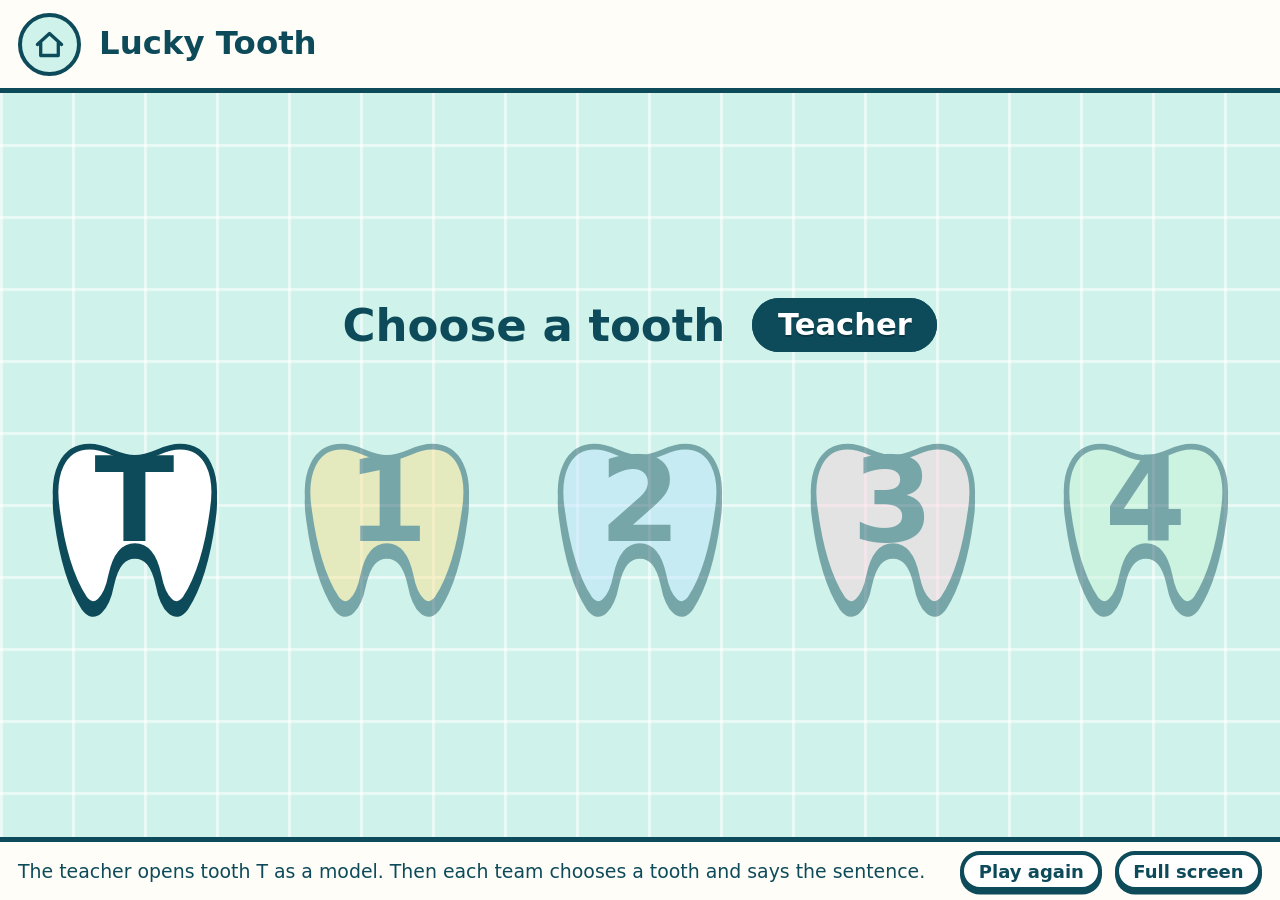
<file: game5-lucky-tooth.html>
<!doctype html>
<html lang="en">
<head>
<meta charset="utf-8">
<meta name="viewport" content="width=device-width, initial-scale=1">
<title>Lucky Tooth | Dental Care Games</title>
<style>
:root{
  --ink:#0E4B5A; --mint:#CFF3EA; --mint-deep:#9FE3D3; --enamel:#FFFDF7; --good:#22A55B; --bad:#E5484D; --sun:#FFC83D;
  --red:#E5484D; --blue:#3B82F6; --green:#22A55B; --yellow:#F2B705;
  --font: ui-rounded, "Arial Rounded MT Bold", "Nunito", "Trebuchet MS", "Segoe UI", system-ui, sans-serif;
}
*{box-sizing:border-box}
html,body{height:100%;margin:0}
body{
  font-family:var(--font); color:var(--ink); background-color:var(--mint);
  background-image:linear-gradient(rgba(255,255,255,.55) 3px,transparent 3px),linear-gradient(90deg,rgba(255,255,255,.55) 3px,transparent 3px);
  background-size:72px 72px; display:flex; flex-direction:column; overflow:hidden; user-select:none; -webkit-user-select:none;
}
button{font-family:inherit;color:inherit;cursor:pointer}
button:focus-visible,a:focus-visible{outline:5px solid var(--sun);outline-offset:3px}
.art{display:block;width:100%;height:100%}

/* top bar */
.bar{display:flex;align-items:center;gap:2vmin;padding:1.4vmin 2vmin;background:var(--enamel);border-bottom:.6vmin solid var(--ink)}
.bar h1{font-size:clamp(18px,3.6vmin,44px);margin:0;line-height:1.1;flex:0 1 auto}
.home{flex:none;width:7vmin;height:7vmin;min-width:44px;min-height:44px;border-radius:50%;background:var(--mint);border:.5vmin solid var(--ink);display:grid;place-items:center;text-decoration:none}
.home svg{width:60%;height:60%}
#teams{margin-left:auto;display:flex;gap:1.2vmin}
.team{position:relative;display:flex;align-items:center;gap:1vmin;padding:.8vmin 1.4vmin;border-radius:3vmin;border:.5vmin solid var(--ink);background:var(--c);color:#fff;font-weight:700;opacity:.55;transition:transform .2s,opacity .2s}
.team.on{opacity:1;transform:translateY(.6vmin) scale(1.08);box-shadow:0 .8vmin 0 var(--ink)}
.team .nm{font-size:clamp(12px,2.2vmin,26px);text-shadow:0 2px 0 rgba(0,0,0,.25)}
.team .sc{font-size:clamp(18px,4vmin,48px);min-width:1.4em;text-align:center;background:#fff;color:var(--ink);border-radius:2vmin;padding:0 .8vmin;line-height:1.25}
.team .adj{display:flex;flex-direction:column;gap:.3vmin}
.team .adj button{width:3.2vmin;height:3.2vmin;min-width:22px;min-height:22px;border-radius:50%;border:.3vmin solid var(--ink);background:#fff;color:var(--ink);font-size:clamp(11px,2vmin,20px);line-height:1;padding:0;font-weight:800}
.team.pop .sc{animation:pop .5s}
@keyframes pop{40%{transform:scale(1.5)}}

/* stage */
#stage{flex:1;min-height:0;position:relative;display:flex;align-items:center;justify-content:center;padding:2.4vmin}
.foot{display:flex;align-items:center;gap:1.4vmin;padding:1vmin 2vmin;background:var(--enamel);border-top:.6vmin solid var(--ink);font-size:clamp(12px,2.1vmin,22px)}
.foot .sp{flex:1}
.btn{border:.5vmin solid var(--ink);background:#fff;border-radius:3vmin;padding:1vmin 2.4vmin;font-size:clamp(14px,2.6vmin,30px);font-weight:700;box-shadow:0 .7vmin 0 var(--ink);transition:transform .08s,box-shadow .08s}
.btn:active{transform:translateY(.5vmin);box-shadow:0 .2vmin 0 var(--ink)}
.btn.small{font-size:clamp(12px,2vmin,20px);padding:.6vmin 1.6vmin;box-shadow:0 .4vmin 0 var(--ink)}
.btn.go{background:var(--sun)}
a.btn{color:var(--ink);text-decoration:none;display:inline-block}
.btn.good{background:var(--good);color:#fff}
.btn.bad{background:var(--bad);color:#fff}
.btn[disabled]{opacity:.45;cursor:default}
.card{background:var(--enamel);border:.6vmin solid var(--ink);border-radius:4vmin;box-shadow:0 1.2vmin 0 var(--ink)}
.turn{font-size:clamp(16px,3.4vmin,40px);font-weight:700;padding:.6vmin 2.4vmin;border-radius:3vmin;border:.5vmin solid var(--ink);background:var(--c);color:#fff;text-shadow:0 2px 0 rgba(0,0,0,.25)}
.big{font-size:clamp(28px,8vmin,110px);font-weight:800;line-height:1}
.phrase{font-size:clamp(20px,5vmin,64px);font-weight:700}
.goodc{color:var(--good)} .badc{color:var(--bad)}
.hidden{display:none !important}
.shake{animation:shake .4s}
@keyframes shake{20%{transform:translateX(-2vmin)}40%{transform:translateX(2vmin)}60%{transform:translateX(-1.2vmin)}80%{transform:translateX(1.2vmin)}}
.pulse{animation:pulse .6s}
@keyframes pulse{50%{transform:scale(1.05)}}

/* overlay */
.over{position:absolute;inset:0;background:rgba(14,75,90,.55);display:flex;align-items:center;justify-content:center;padding:3vmin;z-index:5}
.panel{width:min(100%,150vmin);max-height:100%;padding:3vmin 4vmin;display:flex;flex-direction:column;align-items:center;gap:2vmin;text-align:center}
.finish h2{font-size:clamp(28px,7vmin,96px);margin:0}
.finish .rows{display:flex;gap:2vmin;align-items:flex-end}
.finish .res{display:flex;flex-direction:column;align-items:center;gap:1vmin;font-weight:700;font-size:clamp(14px,2.8vmin,32px)}
.finish .res .col{width:13vmin;border:.5vmin solid var(--ink);border-radius:2vmin 2vmin 0 0;background:var(--c);display:flex;align-items:flex-start;justify-content:center;color:#fff;font-size:clamp(22px,5vmin,64px);padding-top:.6vmin;text-shadow:0 2px 0 rgba(0,0,0,.25)}
.finish .crown{width:9vmin;height:9vmin}
.stars{position:absolute;inset:0;pointer-events:none;overflow:hidden;z-index:6}
.stars i{position:absolute;width:5vmin;height:5vmin;animation:fly 1.1s ease-out forwards}
@keyframes fly{to{transform:translate(var(--dx),var(--dy)) rotate(260deg) scale(.4);opacity:0}}
@media (prefers-reduced-motion:reduce){*{animation-duration:.01s !important;transition-duration:.01s !important}}

.g5{width:100%;height:100%;display:flex;flex-direction:column;gap:6vmin;align-items:center;justify-content:center}
.head{display:flex;gap:3vmin;align-items:center}
.teeth{flex:0 1 auto;min-height:0;display:grid;grid-template-columns:repeat(5,1fr);gap:3vmin;width:min(100%,150vmin);align-items:center;align-content:center}
.lucky{position:relative;display:block;width:100%;border:0;background:none;padding:0;aspect-ratio:1}
.lucky svg{filter:drop-shadow(0 1.2vmin 0 var(--ink))}
.lucky:active{transform:translateY(.8vmin)}
.lucky .num{position:absolute;inset:0;display:grid;place-items:center;font-size:clamp(40px,13vmin,170px);font-weight:800;padding-bottom:16%}
.lucky.open{cursor:default}
.lucky:disabled{opacity:.45;cursor:default}
.lucky.teach .num{color:var(--ink)}
.hint{min-height:1.3em;font-size:clamp(16px,3.6vmin,44px);font-weight:700;padding:.4vmin 2.4vmin;border-radius:3vmin;background:var(--mint);border:.5vmin dashed var(--ink)}
.hint b{color:var(--sun);-webkit-text-stroke:.15vmin var(--ink);letter-spacing:.2em}
.lucky.open .in{position:absolute;left:24%;top:16%;width:52%;height:52%}
.lucky.open .tag{position:absolute;left:50%;bottom:-1vmin;transform:translateX(-50%);white-space:nowrap}
.qpanel{flex-direction:row;gap:4vmin;width:min(100%,165vmin);padding:3vmin}
.qpanel .pic{flex:none;width:min(66vmin,52%);aspect-ratio:1;background:#fff;border:.6vmin solid var(--ink);border-radius:4vmin;padding:1.5vmin}
.qtext{flex:1;min-width:0;display:flex;flex-direction:column;align-items:center;justify-content:center;gap:3vmin}
.qpanel .hint{font-size:clamp(22px,5vmin,64px)}
.qpanel #line{font-size:clamp(22px,5vmin,64px);min-height:2.4em}
.row{display:flex;gap:2.4vmin;align-items:center;justify-content:center;flex-wrap:wrap}

</style>
</head>
<body>
<header class="bar">
  <a class="home" href="index.html" aria-label="All games"><svg viewBox="0 0 60 60" aria-hidden="true"><path d="M8 30 L30 10 L52 30 M14 26 V50 H46 V26" fill="none" stroke="#0E4B5A" stroke-width="6" stroke-linecap="round" stroke-linejoin="round"/></svg></a>
  <h1>Lucky Tooth</h1>
  
</header>
<main id="stage">
<div class="g5">
  <div class="head"><span class="phrase">Choose a tooth</span><span id="who"></span></div>
  <div class="teeth" id="teeth"></div>
</div>
<div class="over hidden" id="qv"><div class="panel card qpanel">
  <div class="pic" id="pic"></div>
  <div class="qtext">
  <div id="who2"></div>
  <div class="hint" id="hint"></div>
  <div class="phrase" id="line">&nbsp;</div>
  <div class="row">
    <button class="btn small" id="show">Show the sentence</button>
    <button class="btn go" id="give">Well done!</button>
  </div>
  </div>
</div></div>

</main>
<footer class="foot">
  <span>The teacher opens tooth T as a model. Then each team chooses a tooth and says the sentence.</span><span class="sp"></span>
  
  <button class="btn small" id="btnAgain">Play again</button>
  <button class="btn small" id="btnFull">Full screen</button>
</footer>
<script>
// Original pictures for the Dental Care games. Every picture is drawn in a 200 x 200 box.
const INK = '#0E4B5A';
const S = `stroke="${INK}" stroke-width="5" stroke-linejoin="round" stroke-linecap="round"`;
const S4 = `stroke="${INK}" stroke-width="4" stroke-linejoin="round" stroke-linecap="round"`;

const TOOTH_PATH = 'M60 36 C36 36 26 60 31 92 C35 122 42 150 55 170 C64 183 75 171 79 150 C83 131 90 124 100 124 C110 124 117 131 121 150 C125 171 136 183 145 170 C158 150 165 122 169 92 C174 60 164 36 140 36 C124 36 116 46 100 46 C84 46 76 36 60 36 Z';

function toothShape(fill) { return `<path d="${TOOTH_PATH}" fill="${fill}" ${S}/>`; }

function kid(mouth) {
  return `<circle cx="78" cy="110" r="54" fill="#FFD9B8" ${S}/>
  <path d="M25 104 C20 62 52 44 80 46 C112 44 138 66 131 106 C120 86 102 74 78 78 C56 74 38 88 25 104 Z" fill="#5B3A29" ${S}/>
  <circle cx="60" cy="110" r="5.5" fill="${INK}"/><circle cx="96" cy="110" r="5.5" fill="${INK}"/>
  <circle cx="45" cy="127" r="8" fill="#FF9E8F" opacity=".75"/><circle cx="111" cy="127" r="8" fill="#FF9E8F" opacity=".75"/>
  ${mouth}`;
}
const MOUTH_SMILE = `<path d="M56 131 Q78 156 100 131 Z" fill="#fff" ${S4}/>`;
const MOUTH_OPEN = `<ellipse cx="78" cy="140" rx="14" ry="11" fill="#B3364A" ${S4}/>`;

function candy(x, y, r, color, scale) {
  return `<g transform="translate(${x},${y}) rotate(${r}) scale(${scale || 1})">
    <path d="M-20 0 L-44 -15 L-44 15 Z" fill="${color}" ${S4}/><path d="M20 0 L44 -15 L44 15 Z" fill="${color}" ${S4}/>
    <ellipse rx="25" ry="18" fill="${color}" ${S4}/>
    <path d="M-8 -16 Q2 0 -8 16 M8 -16 Q18 0 8 16" fill="none" stroke="#fff" stroke-width="5" stroke-linecap="round"/></g>`;
}
function toothbrush(x, y, r, scale) {
  return `<g transform="translate(${x},${y}) rotate(${r}) scale(${scale || 1})">
    <rect x="20" y="-7" width="100" height="14" rx="7" fill="#3B82F6" ${S4}/>
    <rect x="-10" y="-9" width="38" height="12" rx="4" fill="#3B82F6" ${S4}/>
    <rect x="-8" y="-24" width="34" height="16" rx="4" fill="#fff" ${S4}/>
    <path d="M1 -24 V-9 M9 -24 V-9 M17 -24 V-9" stroke="${INK}" stroke-width="2.5"/></g>`;
}
function pencil(x, y, r, scale, bites) {
  const marks = bites ? `<path d="M30 -9 a7 7 0 0 0 14 0 Z M52 -9 a7 7 0 0 0 14 0 Z M40 9 a7 7 0 0 1 14 0 Z" fill="#8A5A2B" ${S4}/>` : '';
  return `<g transform="translate(${x},${y}) rotate(${r}) scale(${scale || 1})">
    <rect x="-14" y="-9" width="16" height="18" rx="4" fill="#FF8FA3" ${S4}/>
    <rect x="2" y="-9" width="98" height="18" fill="#F5B300" ${S4}/>
    <path d="M100 -9 L128 0 L100 9 Z" fill="#F3D2A9" ${S4}/><path d="M118 -3.4 L128 0 L118 3.4 Z" fill="${INK}"/>
    ${marks}</g>`;
}
function star(cx, cy, r, fill) {
  let d = '';
  for (let i = 0; i < 10; i++) {
    const a = -Math.PI / 2 + i * Math.PI / 5, rr = i % 2 ? r * 0.45 : r;
    d += (i ? 'L' : 'M') + (cx + rr * Math.cos(a)).toFixed(1) + ' ' + (cy + rr * Math.sin(a)).toFixed(1) + ' ';
  }
  return `<path d="${d}Z" fill="${fill || '#FFC83D'}" ${S4}/>`;
}
function calendar(marks) {
  let cells = '';
  const pos = [[44, 92], [82, 92], [120, 92], [158, 92], [63, 132], [101, 132], [139, 132]];
  pos.forEach(([x, y]) => {
    cells += `<rect x="${x - 16}" y="${y - 16}" width="32" height="32" rx="6" fill="#fff" ${S4}/>`;
    cells += marks === 'stars' ? star(x, y, 11, '#FFC83D').replace('stroke-width="4"', 'stroke-width="2.5"')
      : `<path d="M${x - 8} ${y} l6 7 l11 -13" fill="none" stroke="#22A55B" stroke-width="5" stroke-linecap="round" stroke-linejoin="round"/>`;
  });
  return `<rect x="18" y="34" width="166" height="136" rx="14" fill="#EAF6FF" ${S}/>
    <path d="M18 66 H184 V48 a14 14 0 0 0 -14 -14 H32 a14 14 0 0 0 -14 14 Z" fill="#E5484D" ${S}/>
    <path d="M56 24 V46 M146 24 V46" ${S}/>${cells}`;
}

const ART = {
  toothHappy: () => `${toothShape('#FFFFFF')}
    <circle cx="80" cy="80" r="6" fill="${INK}"/><circle cx="120" cy="80" r="6" fill="${INK}"/>
    <path d="M78 98 Q100 120 122 98" fill="none" ${S}/>
    <circle cx="64" cy="96" r="8" fill="#FF9E8F" opacity=".7"/><circle cx="136" cy="96" r="8" fill="#FF9E8F" opacity=".7"/>
    ${star(160, 40, 15)}${star(36, 34, 10)}`,
  toothSad: () => `${toothShape('#E9DFA8')}
    <path d="M72 76 l14 6 M128 76 l-14 6" ${S}/>
    <circle cx="80" cy="88" r="5.5" fill="${INK}"/><circle cx="120" cy="88" r="5.5" fill="${INK}"/>
    <path d="M80 114 Q100 98 120 114" fill="none" ${S}/>
    <ellipse cx="62" cy="64" rx="9" ry="7" fill="#7A5B2E"/><ellipse cx="140" cy="108" rx="8" ry="10" fill="#7A5B2E"/><circle cx="104" cy="60" r="5" fill="#7A5B2E"/>
    <path d="M150 62 q8 14 0 20 q-8 -6 0 -20 Z" fill="#7CC4F5" ${S4}/>`,
  brushA: () => `${kid(MOUTH_SMILE)}${toothbrush(88, 150, -14, 0.8)}
    <circle cx="108" cy="150" r="9" fill="#fff" ${S4}/><circle cx="122" cy="160" r="6" fill="#fff" ${S4}/><circle cx="96" cy="162" r="5" fill="#fff" ${S4}/>`,
  brushB: () => `${toothbrush(40, 78, 18, 1.15)}
    <g transform="translate(60,140) rotate(-10)"><rect x="0" y="-22" width="92" height="44" rx="8" fill="#fff" ${S}/>
    <rect x="16" y="-22" width="40" height="44" fill="#2EC4B6" ${S4}/><rect x="92" y="-12" width="18" height="24" rx="4" fill="#E5484D" ${S4}/>
    <path d="M110 0 q16 -14 26 0 q-12 12 -26 0 Z" fill="#fff" ${S4}/></g>`,
  candyA: () => `${kid(MOUTH_OPEN)}${candy(140, 146, -20, '#FF6B9D')}`,
  candyB: () => `<path d="M118 108 L150 180" ${S}/>
    <circle cx="106" cy="76" r="44" fill="#FF6B9D" ${S}/>
    <path d="M106 76 m0 -8 a8 8 0 1 1 -8 8 a18 18 0 1 1 18 18 a28 28 0 1 1 -28 -28" fill="none" stroke="#fff" stroke-width="6" stroke-linecap="round"/>
    ${candy(52, 154, 14, '#FFC83D', 0.8)}${candy(160, 62, -30, '#7CC4F5', 0.62)}`,
  dentistA: () => `<circle cx="92" cy="112" r="54" fill="#FFD9B8" ${S}/>
    <path d="M40 96 C40 58 66 44 92 44 C118 44 144 58 144 96 C126 82 112 78 92 78 C72 78 58 82 40 96 Z" fill="#DFF3FF" ${S}/>
    <path d="M92 52 v18 M83 61 h18" stroke="#22A55B" stroke-width="7" stroke-linecap="round"/>
    <circle cx="74" cy="106" r="5.5" fill="${INK}"/><circle cx="110" cy="106" r="5.5" fill="${INK}"/>
    <path d="M52 124 Q92 112 132 124 L128 150 Q92 172 56 150 Z" fill="#7CC4F5" ${S}/>
    <path d="M52 126 L40 116 M132 126 L144 116" ${S4}/>
    <path d="M150 186 L170 122" ${S}/><circle cx="172" cy="104" r="20" fill="#EAF6FF" ${S}/>`,
  dentistB: () => `<g transform="translate(-14,12) scale(.86)">${toothShape('#FFFFFF')}
    <circle cx="80" cy="82" r="6" fill="${INK}"/><circle cx="120" cy="82" r="6" fill="${INK}"/><path d="M80 100 Q100 118 120 100" fill="none" ${S}/></g>
    <path d="M132 188 L158 108" ${S}/><circle cx="162" cy="90" r="24" fill="#EAF6FF" ${S}/>
    <circle cx="44" cy="44" r="26" fill="#22A55B" ${S4}/><path d="M44 30 v28 M30 44 h28" stroke="#fff" stroke-width="9" stroke-linecap="round"/>`,
  pencilA: () => `${kid(`<ellipse cx="78" cy="142" rx="17" ry="13" fill="#B3364A" ${S4}/>`)}${pencil(72, 143, -6, 0.86)}
    <rect x="64" y="130" width="11" height="9" rx="2" fill="#fff" ${S4}/><rect x="80" y="130" width="11" height="9" rx="2" fill="#fff" ${S4}/>`,
  pencilB: () => `${pencil(38, 150, -38, 1.18, true)}
    <path d="M36 44 l10 12 M60 30 l4 15 M20 66 l14 6" ${S}/>`,
  apple: () => `${kid(MOUTH_OPEN)}
    <path d="M148 120 C128 104 104 122 110 150 C114 172 132 184 148 176 C164 184 182 172 186 150 C192 122 168 104 148 120 Z" fill="#E5484D" ${S}/>
    <path d="M148 120 q-2 -16 10 -22" fill="none" ${S}/><path d="M158 100 q16 -10 24 2 q-14 10 -24 -2 Z" fill="#22A55B" ${S4}/>`,
  soda: () => `${kid(MOUTH_OPEN)}
    <path d="M118 112 L182 112 L172 186 L128 186 Z" fill="#8A4B2A" ${S}/>
    <path d="M118 112 L182 112 L179 132 L121 132 Z" fill="#fff" ${S4}/>
    <circle cx="140" cy="152" r="5" fill="#fff" opacity=".8"/><circle cx="158" cy="168" r="4" fill="#fff" opacity=".8"/><circle cx="160" cy="146" r="3" fill="#fff" opacity=".8"/>
    <path d="M150 122 L138 96 L96 140" fill="none" stroke="#E5484D" stroke-width="7" stroke-linecap="round" stroke-linejoin="round"/>`,
  milk: () => `${kid(MOUTH_SMILE)}
    <path d="M122 104 L180 104 L174 186 L128 186 Z" fill="#EAF6FF" ${S}/>
    <path d="M124 128 L178 128 L174 186 L128 186 Z" fill="#fff" ${S4}/>
    <path d="M58 133 q20 -10 40 0" fill="none" stroke="#fff" stroke-width="7" stroke-linecap="round"/>`,
  chocolate: () => `${kid(MOUTH_OPEN)}
    <g transform="translate(146,146) rotate(14)"><rect x="-34" y="-44" width="68" height="88" rx="6" fill="#6B3E26" ${S}/>
    <path d="M-34 -14 H34 M-34 16 H34 M0 -44 V44" stroke="#8A5A3C" stroke-width="5"/>
    <path d="M-34 10 H34 V44 a6 6 0 0 1 -6 6 H-28 a6 6 0 0 1 -6 -6 Z" fill="#F5B300" ${S4} transform="translate(0,-6)"/></g>`,
  sun: () => `<g ${S}><path d="M100 14 V34 M100 166 V186 M14 100 H34 M166 100 H186 M39 39 L53 53 M147 147 L161 161 M39 161 L53 147 M147 53 L161 39"/></g>
    <circle cx="100" cy="100" r="52" fill="#FFC83D" ${S}/>
    <circle cx="82" cy="92" r="6" fill="${INK}"/><circle cx="118" cy="92" r="6" fill="${INK}"/><path d="M80 110 Q100 130 120 110" fill="none" ${S}/>`,
  plate: () => `<circle cx="100" cy="104" r="62" fill="#fff" ${S}/><circle cx="100" cy="104" r="40" fill="#EAF6FF" ${S4}/>
    <circle cx="88" cy="96" r="4" fill="#C98A4B"/><circle cx="112" cy="112" r="3.5" fill="#C98A4B"/><circle cx="104" cy="92" r="3" fill="#C98A4B"/>
    <path d="M20 40 V84 M10 40 V68 a10 10 0 0 0 20 0 V40 M20 84 V172" fill="none" ${S}/>
    <path d="M180 172 V92 M180 92 c-14 -8 -14 -44 0 -54 c14 10 14 46 0 54 Z" fill="#EAF6FF" ${S}/>`,
  calendar: () => calendar('ticks'),
  calendarStars: () => calendar('stars'),
  star: () => `${star(100, 104, 78)}<circle cx="84" cy="98" r="6" fill="${INK}"/><circle cx="116" cy="98" r="6" fill="${INK}"/><path d="M84 116 Q100 132 116 116" fill="none" ${S}/>`,
  ear: () => `<path d="M70 150 C40 120 44 50 100 44 C150 40 168 96 140 122 C126 134 126 150 116 162 C104 176 82 172 78 156" fill="#FFD9B8" ${S}/>
    <path d="M84 116 C74 92 86 70 106 72 C126 74 130 96 116 106" fill="none" ${S}/>
    <path d="M160 60 q14 20 0 40 M176 46 q24 34 0 68" fill="none" ${S}/>`,
  thumbUp: () => `<path d="M40 96 H72 V172 H40 Z" fill="#fff" ${S}/><path d="M72 100 C92 86 96 62 96 40 C116 36 124 58 116 86 H152 C170 86 170 108 158 110 C170 114 168 132 154 134 C164 140 160 156 148 156 C154 164 148 174 136 174 H96 C84 174 80 168 72 166 Z" fill="#FFD9B8" ${S}/>`,
};

function artInner(key) { return (ART[key] || ART.star)(); }
function art(key, cls) { return `<svg class="art ${cls || ''}" viewBox="0 0 200 200" aria-hidden="true">${artInner(key)}</svg>`; }

// Shared engine: teacher model turn + four teams, sounds, finish screen.
const TEAMS = [
  { name: 'Red', color: 'var(--red)' }, { name: 'Blue', color: 'var(--blue)' },
  { name: 'Green', color: 'var(--green)' }, { name: 'Yellow', color: 'var(--yellow)' },
];
const TEACHER = { name: 'Teacher', color: 'var(--ink)' };
let turn = 0; // -1 = teacher's model round
const $ = (s, el) => (el || document).querySelector(s);
const el = (html) => { const t = document.createElement('template'); t.innerHTML = html.trim(); return t.content.firstChild; };
const who = (i) => (i < 0 ? TEACHER : TEAMS[i]);
// Points are kept by the teacher on the board, so the games show no scores.
function setTurn(i) { turn = i < 0 ? -1 : i % 4; document.dispatchEvent(new CustomEvent('turn')); }
function nextTurn() { setTurn(turn < 0 ? 0 : turn + 1); }
// Classes use groups 1-4 with no team names, so only the teacher's model turn shows a label.
function turnChip() { return turn < 0 ? `<span class="turn" style="--c:${TEACHER.color}">Teacher</span>` : ''; }

let AC;
function tone(freq, dur, type, when, gain) {
  try {
    AC = AC || new (window.AudioContext || window.webkitAudioContext)();
    const o = AC.createOscillator(), g = AC.createGain();
    o.type = type || 'sine'; o.frequency.value = freq; o.connect(g); g.connect(AC.destination);
    const t = AC.currentTime + (when || 0);
    g.gain.setValueAtTime(gain || 0.16, t); g.gain.exponentialRampToValueAtTime(0.001, t + dur);
    o.start(t); o.stop(t + dur);
  } catch (e) { /* no sound available */ }
}
const sfx = {
  good() { tone(523, .15); tone(659, .15, 'sine', .12); tone(784, .3, 'sine', .24); },
  bad() { tone(196, .25, 'sawtooth', 0, .07); tone(147, .35, 'sawtooth', .18, .07); },
  tap() { tone(440, .07, 'triangle'); },
  tick() { tone(880, .05, 'square', 0, .05); },
  win() { [523, 659, 784, 1047, 1319].forEach((f, i) => tone(f, .25, 'triangle', i * .14)); },
};

function burst() {
  const box = el('<div class="stars"></div>');
  for (let i = 0; i < 14; i++) {
    const a = Math.random() * Math.PI * 2, d = 25 + Math.random() * 30;
    const s = el(`<i style="left:50%;top:45%;--dx:${(Math.cos(a) * d).toFixed(0)}vmin;--dy:${(Math.sin(a) * d).toFixed(0)}vmin"><svg viewBox="0 0 200 200">${star(100, 100, 90)}</svg></i>`);
    box.appendChild(s);
  }
  $('#stage').appendChild(box); setTimeout(() => box.remove(), 1200);
}

function showFinish(title) {
  const o = el(`<div class="over"><div class="panel card finish"><h2>${title || 'Great job!'}</h2>
    <div style="display:flex;gap:2vmin"><button class="btn" id="finAgain">Play again</button><a class="btn go" href="index.html" style="text-decoration:none">All games</a></div></div></div>`);
  $('#stage').appendChild(o); $('#finAgain').onclick = () => location.reload(); sfx.win(); burst();
}

document.addEventListener('DOMContentLoaded', () => {
  const again = $('#btnAgain'); if (again) again.onclick = () => location.reload();
  const full = $('#btnFull'); if (full) full.onclick = () => {
    if (document.fullscreenElement) document.exitFullscreen(); else if (document.documentElement.requestFullscreen) document.documentElement.requestFullscreen().catch(() => {});
  };
});

const TEACH = { k: 'brushA', line: 'I brush my teeth every day.' }; // tooth 1: the teacher's model
const PICS = { sun: 'I brush my teeth in the morning.', plate: 'I brush my teeth after meals.', calendar: 'I brush my teeth every day.', calendarStars: 'I brush my teeth every day.' };
const team = Object.keys(PICS);
for (let i = team.length - 1; i > 0; i--) { const j = Math.floor(Math.random() * (i + 1)); const t = team[i]; team[i] = team[j]; team[j] = t; }
const keys = [TEACH.k].concat(team);
const lineOf = (i) => (i === 0 ? TEACH.line : PICS[keys[i]]);
const opened = keys.map(() => null); // null closed, otherwise who opened it (-1 teacher, 0-3 team)
let cur = -1;
turn = -1;
const TINT = ['#FFFFFF', '#FFE08A', '#BFE3FF', '#FFD0DC', '#C9F2D6'];
function draw() {
  $('#who').innerHTML = turnChip();
  $('#teeth').innerHTML = keys.map((k, i) => (opened[i] === null
    ? `<button class="lucky ${i === 0 ? 'teach' : ''}" data-i="${i}" aria-label="Tooth ${i === 0 ? 'T' : i}" ${(turn < 0) !== (i === 0) ? 'disabled' : ''}><svg class="art" viewBox="0 0 200 200">${toothShape(TINT[i])}</svg><span class="num">${i === 0 ? 'T' : i}</span></button>`
    : `<div class="lucky open"><svg class="art" viewBox="0 0 200 200">${toothShape('#FFFFFF')}</svg><span class="in">${art(k)}</span>
       ${opened[i] < 0 ? '<span class="turn tag" style="--c:var(--ink)">Teacher</span>' : ''}</div>`)).join('');
}
$('#teeth').addEventListener('click', (e) => {
  const b = e.target.closest('button.lucky'); if (!b || b.disabled) return;
  cur = +b.dataset.i; sfx.good();
  $('#who2').innerHTML = turnChip(); $('#pic').innerHTML = art(keys[cur]);
  $('#hint').innerHTML = 'Say: I brush my teeth <b>…</b>'; $('#line').innerHTML = '&nbsp;';
  $('#qv').classList.remove('hidden');
});
$('#show').onclick = () => { $('#line').textContent = lineOf(cur); };
$('#give').onclick = () => {
  sfx.good(); burst();
  opened[cur] = turn; $('#qv').classList.add('hidden');
  if (opened.every((o) => o !== null)) { draw(); showFinish('Great job!'); } else { nextTurn(); draw(); }
};
draw();

</script>
</body>
</html>
</file>
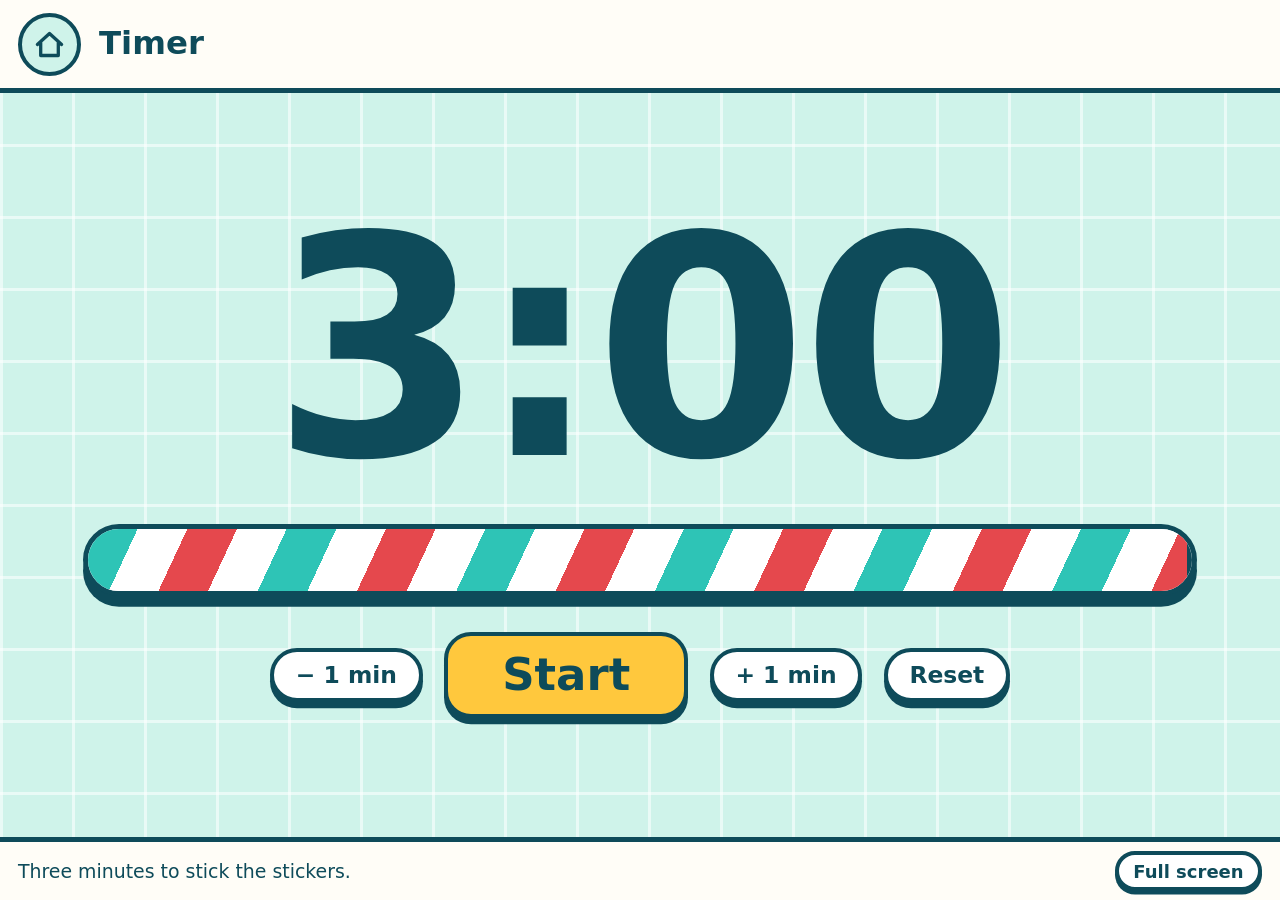
<file: timer.html>
<!doctype html>
<html lang="en">
<head>
<meta charset="utf-8">
<meta name="viewport" content="width=device-width, initial-scale=1">
<title>Timer | Dental Care Games</title>
<style>
:root{
  --ink:#0E4B5A; --mint:#CFF3EA; --mint-deep:#9FE3D3; --enamel:#FFFDF7; --good:#22A55B; --bad:#E5484D; --sun:#FFC83D;
  --red:#E5484D; --blue:#3B82F6; --green:#22A55B; --yellow:#F2B705;
  --font: ui-rounded, "Arial Rounded MT Bold", "Nunito", "Trebuchet MS", "Segoe UI", system-ui, sans-serif;
}
*{box-sizing:border-box}
html,body{height:100%;margin:0}
body{
  font-family:var(--font); color:var(--ink); background-color:var(--mint);
  background-image:linear-gradient(rgba(255,255,255,.55) 3px,transparent 3px),linear-gradient(90deg,rgba(255,255,255,.55) 3px,transparent 3px);
  background-size:72px 72px; display:flex; flex-direction:column; overflow:hidden; user-select:none; -webkit-user-select:none;
}
button{font-family:inherit;color:inherit;cursor:pointer}
button:focus-visible,a:focus-visible{outline:5px solid var(--sun);outline-offset:3px}
.art{display:block;width:100%;height:100%}

/* top bar */
.bar{display:flex;align-items:center;gap:2vmin;padding:1.4vmin 2vmin;background:var(--enamel);border-bottom:.6vmin solid var(--ink)}
.bar h1{font-size:clamp(18px,3.6vmin,44px);margin:0;line-height:1.1;flex:0 1 auto}
.home{flex:none;width:7vmin;height:7vmin;min-width:44px;min-height:44px;border-radius:50%;background:var(--mint);border:.5vmin solid var(--ink);display:grid;place-items:center;text-decoration:none}
.home svg{width:60%;height:60%}
#teams{margin-left:auto;display:flex;gap:1.2vmin}
.team{position:relative;display:flex;align-items:center;gap:1vmin;padding:.8vmin 1.4vmin;border-radius:3vmin;border:.5vmin solid var(--ink);background:var(--c);color:#fff;font-weight:700;opacity:.55;transition:transform .2s,opacity .2s}
.team.on{opacity:1;transform:translateY(.6vmin) scale(1.08);box-shadow:0 .8vmin 0 var(--ink)}
.team .nm{font-size:clamp(12px,2.2vmin,26px);text-shadow:0 2px 0 rgba(0,0,0,.25)}
.team .sc{font-size:clamp(18px,4vmin,48px);min-width:1.4em;text-align:center;background:#fff;color:var(--ink);border-radius:2vmin;padding:0 .8vmin;line-height:1.25}
.team .adj{display:flex;flex-direction:column;gap:.3vmin}
.team .adj button{width:3.2vmin;height:3.2vmin;min-width:22px;min-height:22px;border-radius:50%;border:.3vmin solid var(--ink);background:#fff;color:var(--ink);font-size:clamp(11px,2vmin,20px);line-height:1;padding:0;font-weight:800}
.team.pop .sc{animation:pop .5s}
@keyframes pop{40%{transform:scale(1.5)}}

/* stage */
#stage{flex:1;min-height:0;position:relative;display:flex;align-items:center;justify-content:center;padding:2.4vmin}
.foot{display:flex;align-items:center;gap:1.4vmin;padding:1vmin 2vmin;background:var(--enamel);border-top:.6vmin solid var(--ink);font-size:clamp(12px,2.1vmin,22px)}
.foot .sp{flex:1}
.btn{border:.5vmin solid var(--ink);background:#fff;border-radius:3vmin;padding:1vmin 2.4vmin;font-size:clamp(14px,2.6vmin,30px);font-weight:700;box-shadow:0 .7vmin 0 var(--ink);transition:transform .08s,box-shadow .08s}
.btn:active{transform:translateY(.5vmin);box-shadow:0 .2vmin 0 var(--ink)}
.btn.small{font-size:clamp(12px,2vmin,20px);padding:.6vmin 1.6vmin;box-shadow:0 .4vmin 0 var(--ink)}
.btn.go{background:var(--sun)}
a.btn{color:var(--ink);text-decoration:none;display:inline-block}
.btn.good{background:var(--good);color:#fff}
.btn.bad{background:var(--bad);color:#fff}
.btn[disabled]{opacity:.45;cursor:default}
.card{background:var(--enamel);border:.6vmin solid var(--ink);border-radius:4vmin;box-shadow:0 1.2vmin 0 var(--ink)}
.turn{font-size:clamp(16px,3.4vmin,40px);font-weight:700;padding:.6vmin 2.4vmin;border-radius:3vmin;border:.5vmin solid var(--ink);background:var(--c);color:#fff;text-shadow:0 2px 0 rgba(0,0,0,.25)}
.big{font-size:clamp(28px,8vmin,110px);font-weight:800;line-height:1}
.phrase{font-size:clamp(20px,5vmin,64px);font-weight:700}
.goodc{color:var(--good)} .badc{color:var(--bad)}
.hidden{display:none !important}
.shake{animation:shake .4s}
@keyframes shake{20%{transform:translateX(-2vmin)}40%{transform:translateX(2vmin)}60%{transform:translateX(-1.2vmin)}80%{transform:translateX(1.2vmin)}}
.pulse{animation:pulse .6s}
@keyframes pulse{50%{transform:scale(1.05)}}

/* overlay */
.over{position:absolute;inset:0;background:rgba(14,75,90,.55);display:flex;align-items:center;justify-content:center;padding:3vmin;z-index:5}
.panel{width:min(100%,150vmin);max-height:100%;padding:3vmin 4vmin;display:flex;flex-direction:column;align-items:center;gap:2vmin;text-align:center}
.finish h2{font-size:clamp(28px,7vmin,96px);margin:0}
.finish .rows{display:flex;gap:2vmin;align-items:flex-end}
.finish .res{display:flex;flex-direction:column;align-items:center;gap:1vmin;font-weight:700;font-size:clamp(14px,2.8vmin,32px)}
.finish .res .col{width:13vmin;border:.5vmin solid var(--ink);border-radius:2vmin 2vmin 0 0;background:var(--c);display:flex;align-items:flex-start;justify-content:center;color:#fff;font-size:clamp(22px,5vmin,64px);padding-top:.6vmin;text-shadow:0 2px 0 rgba(0,0,0,.25)}
.finish .crown{width:9vmin;height:9vmin}
.stars{position:absolute;inset:0;pointer-events:none;overflow:hidden;z-index:6}
.stars i{position:absolute;width:5vmin;height:5vmin;animation:fly 1.1s ease-out forwards}
@keyframes fly{to{transform:translate(var(--dx),var(--dy)) rotate(260deg) scale(.4);opacity:0}}
@media (prefers-reduced-motion:reduce){*{animation-duration:.01s !important;transition-duration:.01s !important}}

.tm{width:100%;height:100%;display:flex;flex-direction:column;align-items:center;justify-content:center;gap:4vmin}
.time{font-size:clamp(80px,34vmin,460px);font-weight:800;line-height:.9;font-variant-numeric:tabular-nums;letter-spacing:-.02em}
.time.low{color:var(--bad)} .time.up{animation:pulse .6s 5}
.tube{width:min(90%,150vmin);height:8vmin;border:.6vmin solid var(--ink);border-radius:5vmin;background:#fff;overflow:hidden;box-shadow:0 1.2vmin 0 var(--ink)}
.tube i{display:block;height:100%;width:100%;border-right:.6vmin solid var(--ink);background:repeating-linear-gradient(115deg,#2EC4B6 0 5vmin,#fff 5vmin 10vmin,#E5484D 10vmin 15vmin,#fff 15vmin 20vmin)}
.row{display:flex;gap:2.4vmin;align-items:center;justify-content:center;flex-wrap:wrap}
#start{font-size:clamp(20px,5vmin,60px);padding:1.4vmin 6vmin}

</style>
</head>
<body>
<header class="bar">
  <a class="home" href="index.html" aria-label="All games"><svg viewBox="0 0 60 60" aria-hidden="true"><path d="M8 30 L30 10 L52 30 M14 26 V50 H46 V26" fill="none" stroke="#0E4B5A" stroke-width="6" stroke-linecap="round" stroke-linejoin="round"/></svg></a>
  <h1>Timer</h1>
  
</header>
<main id="stage">
<div class="tm">
  <div class="time" id="time">3:00</div>
  <div class="tube"><i id="fill"></i></div>
  <div class="row">
    <button class="btn" id="minus" aria-label="One minute less">− 1 min</button>
    <button class="btn go" id="start">Start</button>
    <button class="btn" id="plus" aria-label="One minute more">+ 1 min</button>
    <button class="btn" id="reset">Reset</button>
  </div>
</div>

</main>
<footer class="foot">
  <span>Three minutes to stick the stickers.</span><span class="sp"></span>
  
  
  <button class="btn small" id="btnFull">Full screen</button>
</footer>
<script>
// Original pictures for the Dental Care games. Every picture is drawn in a 200 x 200 box.
const INK = '#0E4B5A';
const S = `stroke="${INK}" stroke-width="5" stroke-linejoin="round" stroke-linecap="round"`;
const S4 = `stroke="${INK}" stroke-width="4" stroke-linejoin="round" stroke-linecap="round"`;

const TOOTH_PATH = 'M60 36 C36 36 26 60 31 92 C35 122 42 150 55 170 C64 183 75 171 79 150 C83 131 90 124 100 124 C110 124 117 131 121 150 C125 171 136 183 145 170 C158 150 165 122 169 92 C174 60 164 36 140 36 C124 36 116 46 100 46 C84 46 76 36 60 36 Z';

function toothShape(fill) { return `<path d="${TOOTH_PATH}" fill="${fill}" ${S}/>`; }

function kid(mouth) {
  return `<circle cx="78" cy="110" r="54" fill="#FFD9B8" ${S}/>
  <path d="M25 104 C20 62 52 44 80 46 C112 44 138 66 131 106 C120 86 102 74 78 78 C56 74 38 88 25 104 Z" fill="#5B3A29" ${S}/>
  <circle cx="60" cy="110" r="5.5" fill="${INK}"/><circle cx="96" cy="110" r="5.5" fill="${INK}"/>
  <circle cx="45" cy="127" r="8" fill="#FF9E8F" opacity=".75"/><circle cx="111" cy="127" r="8" fill="#FF9E8F" opacity=".75"/>
  ${mouth}`;
}
const MOUTH_SMILE = `<path d="M56 131 Q78 156 100 131 Z" fill="#fff" ${S4}/>`;
const MOUTH_OPEN = `<ellipse cx="78" cy="140" rx="14" ry="11" fill="#B3364A" ${S4}/>`;

function candy(x, y, r, color, scale) {
  return `<g transform="translate(${x},${y}) rotate(${r}) scale(${scale || 1})">
    <path d="M-20 0 L-44 -15 L-44 15 Z" fill="${color}" ${S4}/><path d="M20 0 L44 -15 L44 15 Z" fill="${color}" ${S4}/>
    <ellipse rx="25" ry="18" fill="${color}" ${S4}/>
    <path d="M-8 -16 Q2 0 -8 16 M8 -16 Q18 0 8 16" fill="none" stroke="#fff" stroke-width="5" stroke-linecap="round"/></g>`;
}
function toothbrush(x, y, r, scale) {
  return `<g transform="translate(${x},${y}) rotate(${r}) scale(${scale || 1})">
    <rect x="20" y="-7" width="100" height="14" rx="7" fill="#3B82F6" ${S4}/>
    <rect x="-10" y="-9" width="38" height="12" rx="4" fill="#3B82F6" ${S4}/>
    <rect x="-8" y="-24" width="34" height="16" rx="4" fill="#fff" ${S4}/>
    <path d="M1 -24 V-9 M9 -24 V-9 M17 -24 V-9" stroke="${INK}" stroke-width="2.5"/></g>`;
}
function pencil(x, y, r, scale, bites) {
  const marks = bites ? `<path d="M30 -9 a7 7 0 0 0 14 0 Z M52 -9 a7 7 0 0 0 14 0 Z M40 9 a7 7 0 0 1 14 0 Z" fill="#8A5A2B" ${S4}/>` : '';
  return `<g transform="translate(${x},${y}) rotate(${r}) scale(${scale || 1})">
    <rect x="-14" y="-9" width="16" height="18" rx="4" fill="#FF8FA3" ${S4}/>
    <rect x="2" y="-9" width="98" height="18" fill="#F5B300" ${S4}/>
    <path d="M100 -9 L128 0 L100 9 Z" fill="#F3D2A9" ${S4}/><path d="M118 -3.4 L128 0 L118 3.4 Z" fill="${INK}"/>
    ${marks}</g>`;
}
function star(cx, cy, r, fill) {
  let d = '';
  for (let i = 0; i < 10; i++) {
    const a = -Math.PI / 2 + i * Math.PI / 5, rr = i % 2 ? r * 0.45 : r;
    d += (i ? 'L' : 'M') + (cx + rr * Math.cos(a)).toFixed(1) + ' ' + (cy + rr * Math.sin(a)).toFixed(1) + ' ';
  }
  return `<path d="${d}Z" fill="${fill || '#FFC83D'}" ${S4}/>`;
}
function calendar(marks) {
  let cells = '';
  const pos = [[44, 92], [82, 92], [120, 92], [158, 92], [63, 132], [101, 132], [139, 132]];
  pos.forEach(([x, y]) => {
    cells += `<rect x="${x - 16}" y="${y - 16}" width="32" height="32" rx="6" fill="#fff" ${S4}/>`;
    cells += marks === 'stars' ? star(x, y, 11, '#FFC83D').replace('stroke-width="4"', 'stroke-width="2.5"')
      : `<path d="M${x - 8} ${y} l6 7 l11 -13" fill="none" stroke="#22A55B" stroke-width="5" stroke-linecap="round" stroke-linejoin="round"/>`;
  });
  return `<rect x="18" y="34" width="166" height="136" rx="14" fill="#EAF6FF" ${S}/>
    <path d="M18 66 H184 V48 a14 14 0 0 0 -14 -14 H32 a14 14 0 0 0 -14 14 Z" fill="#E5484D" ${S}/>
    <path d="M56 24 V46 M146 24 V46" ${S}/>${cells}`;
}

const ART = {
  toothHappy: () => `${toothShape('#FFFFFF')}
    <circle cx="80" cy="80" r="6" fill="${INK}"/><circle cx="120" cy="80" r="6" fill="${INK}"/>
    <path d="M78 98 Q100 120 122 98" fill="none" ${S}/>
    <circle cx="64" cy="96" r="8" fill="#FF9E8F" opacity=".7"/><circle cx="136" cy="96" r="8" fill="#FF9E8F" opacity=".7"/>
    ${star(160, 40, 15)}${star(36, 34, 10)}`,
  toothSad: () => `${toothShape('#E9DFA8')}
    <path d="M72 76 l14 6 M128 76 l-14 6" ${S}/>
    <circle cx="80" cy="88" r="5.5" fill="${INK}"/><circle cx="120" cy="88" r="5.5" fill="${INK}"/>
    <path d="M80 114 Q100 98 120 114" fill="none" ${S}/>
    <ellipse cx="62" cy="64" rx="9" ry="7" fill="#7A5B2E"/><ellipse cx="140" cy="108" rx="8" ry="10" fill="#7A5B2E"/><circle cx="104" cy="60" r="5" fill="#7A5B2E"/>
    <path d="M150 62 q8 14 0 20 q-8 -6 0 -20 Z" fill="#7CC4F5" ${S4}/>`,
  brushA: () => `${kid(MOUTH_SMILE)}${toothbrush(88, 150, -14, 0.8)}
    <circle cx="108" cy="150" r="9" fill="#fff" ${S4}/><circle cx="122" cy="160" r="6" fill="#fff" ${S4}/><circle cx="96" cy="162" r="5" fill="#fff" ${S4}/>`,
  brushB: () => `${toothbrush(40, 78, 18, 1.15)}
    <g transform="translate(60,140) rotate(-10)"><rect x="0" y="-22" width="92" height="44" rx="8" fill="#fff" ${S}/>
    <rect x="16" y="-22" width="40" height="44" fill="#2EC4B6" ${S4}/><rect x="92" y="-12" width="18" height="24" rx="4" fill="#E5484D" ${S4}/>
    <path d="M110 0 q16 -14 26 0 q-12 12 -26 0 Z" fill="#fff" ${S4}/></g>`,
  candyA: () => `${kid(MOUTH_OPEN)}${candy(140, 146, -20, '#FF6B9D')}`,
  candyB: () => `<path d="M118 108 L150 180" ${S}/>
    <circle cx="106" cy="76" r="44" fill="#FF6B9D" ${S}/>
    <path d="M106 76 m0 -8 a8 8 0 1 1 -8 8 a18 18 0 1 1 18 18 a28 28 0 1 1 -28 -28" fill="none" stroke="#fff" stroke-width="6" stroke-linecap="round"/>
    ${candy(52, 154, 14, '#FFC83D', 0.8)}${candy(160, 62, -30, '#7CC4F5', 0.62)}`,
  dentistA: () => `<circle cx="92" cy="112" r="54" fill="#FFD9B8" ${S}/>
    <path d="M40 96 C40 58 66 44 92 44 C118 44 144 58 144 96 C126 82 112 78 92 78 C72 78 58 82 40 96 Z" fill="#DFF3FF" ${S}/>
    <path d="M92 52 v18 M83 61 h18" stroke="#22A55B" stroke-width="7" stroke-linecap="round"/>
    <circle cx="74" cy="106" r="5.5" fill="${INK}"/><circle cx="110" cy="106" r="5.5" fill="${INK}"/>
    <path d="M52 124 Q92 112 132 124 L128 150 Q92 172 56 150 Z" fill="#7CC4F5" ${S}/>
    <path d="M52 126 L40 116 M132 126 L144 116" ${S4}/>
    <path d="M150 186 L170 122" ${S}/><circle cx="172" cy="104" r="20" fill="#EAF6FF" ${S}/>`,
  dentistB: () => `<g transform="translate(-14,12) scale(.86)">${toothShape('#FFFFFF')}
    <circle cx="80" cy="82" r="6" fill="${INK}"/><circle cx="120" cy="82" r="6" fill="${INK}"/><path d="M80 100 Q100 118 120 100" fill="none" ${S}/></g>
    <path d="M132 188 L158 108" ${S}/><circle cx="162" cy="90" r="24" fill="#EAF6FF" ${S}/>
    <circle cx="44" cy="44" r="26" fill="#22A55B" ${S4}/><path d="M44 30 v28 M30 44 h28" stroke="#fff" stroke-width="9" stroke-linecap="round"/>`,
  pencilA: () => `${kid(`<ellipse cx="78" cy="142" rx="17" ry="13" fill="#B3364A" ${S4}/>`)}${pencil(72, 143, -6, 0.86)}
    <rect x="64" y="130" width="11" height="9" rx="2" fill="#fff" ${S4}/><rect x="80" y="130" width="11" height="9" rx="2" fill="#fff" ${S4}/>`,
  pencilB: () => `${pencil(38, 150, -38, 1.18, true)}
    <path d="M36 44 l10 12 M60 30 l4 15 M20 66 l14 6" ${S}/>`,
  apple: () => `${kid(MOUTH_OPEN)}
    <path d="M148 120 C128 104 104 122 110 150 C114 172 132 184 148 176 C164 184 182 172 186 150 C192 122 168 104 148 120 Z" fill="#E5484D" ${S}/>
    <path d="M148 120 q-2 -16 10 -22" fill="none" ${S}/><path d="M158 100 q16 -10 24 2 q-14 10 -24 -2 Z" fill="#22A55B" ${S4}/>`,
  soda: () => `${kid(MOUTH_OPEN)}
    <path d="M118 112 L182 112 L172 186 L128 186 Z" fill="#8A4B2A" ${S}/>
    <path d="M118 112 L182 112 L179 132 L121 132 Z" fill="#fff" ${S4}/>
    <circle cx="140" cy="152" r="5" fill="#fff" opacity=".8"/><circle cx="158" cy="168" r="4" fill="#fff" opacity=".8"/><circle cx="160" cy="146" r="3" fill="#fff" opacity=".8"/>
    <path d="M150 122 L138 96 L96 140" fill="none" stroke="#E5484D" stroke-width="7" stroke-linecap="round" stroke-linejoin="round"/>`,
  milk: () => `${kid(MOUTH_SMILE)}
    <path d="M122 104 L180 104 L174 186 L128 186 Z" fill="#EAF6FF" ${S}/>
    <path d="M124 128 L178 128 L174 186 L128 186 Z" fill="#fff" ${S4}/>
    <path d="M58 133 q20 -10 40 0" fill="none" stroke="#fff" stroke-width="7" stroke-linecap="round"/>`,
  chocolate: () => `${kid(MOUTH_OPEN)}
    <g transform="translate(146,146) rotate(14)"><rect x="-34" y="-44" width="68" height="88" rx="6" fill="#6B3E26" ${S}/>
    <path d="M-34 -14 H34 M-34 16 H34 M0 -44 V44" stroke="#8A5A3C" stroke-width="5"/>
    <path d="M-34 10 H34 V44 a6 6 0 0 1 -6 6 H-28 a6 6 0 0 1 -6 -6 Z" fill="#F5B300" ${S4} transform="translate(0,-6)"/></g>`,
  sun: () => `<g ${S}><path d="M100 14 V34 M100 166 V186 M14 100 H34 M166 100 H186 M39 39 L53 53 M147 147 L161 161 M39 161 L53 147 M147 53 L161 39"/></g>
    <circle cx="100" cy="100" r="52" fill="#FFC83D" ${S}/>
    <circle cx="82" cy="92" r="6" fill="${INK}"/><circle cx="118" cy="92" r="6" fill="${INK}"/><path d="M80 110 Q100 130 120 110" fill="none" ${S}/>`,
  plate: () => `<circle cx="100" cy="104" r="62" fill="#fff" ${S}/><circle cx="100" cy="104" r="40" fill="#EAF6FF" ${S4}/>
    <circle cx="88" cy="96" r="4" fill="#C98A4B"/><circle cx="112" cy="112" r="3.5" fill="#C98A4B"/><circle cx="104" cy="92" r="3" fill="#C98A4B"/>
    <path d="M20 40 V84 M10 40 V68 a10 10 0 0 0 20 0 V40 M20 84 V172" fill="none" ${S}/>
    <path d="M180 172 V92 M180 92 c-14 -8 -14 -44 0 -54 c14 10 14 46 0 54 Z" fill="#EAF6FF" ${S}/>`,
  calendar: () => calendar('ticks'),
  calendarStars: () => calendar('stars'),
  star: () => `${star(100, 104, 78)}<circle cx="84" cy="98" r="6" fill="${INK}"/><circle cx="116" cy="98" r="6" fill="${INK}"/><path d="M84 116 Q100 132 116 116" fill="none" ${S}/>`,
  ear: () => `<path d="M70 150 C40 120 44 50 100 44 C150 40 168 96 140 122 C126 134 126 150 116 162 C104 176 82 172 78 156" fill="#FFD9B8" ${S}/>
    <path d="M84 116 C74 92 86 70 106 72 C126 74 130 96 116 106" fill="none" ${S}/>
    <path d="M160 60 q14 20 0 40 M176 46 q24 34 0 68" fill="none" ${S}/>`,
  thumbUp: () => `<path d="M40 96 H72 V172 H40 Z" fill="#fff" ${S}/><path d="M72 100 C92 86 96 62 96 40 C116 36 124 58 116 86 H152 C170 86 170 108 158 110 C170 114 168 132 154 134 C164 140 160 156 148 156 C154 164 148 174 136 174 H96 C84 174 80 168 72 166 Z" fill="#FFD9B8" ${S}/>`,
};

function artInner(key) { return (ART[key] || ART.star)(); }
function art(key, cls) { return `<svg class="art ${cls || ''}" viewBox="0 0 200 200" aria-hidden="true">${artInner(key)}</svg>`; }

// Shared engine: teacher model turn + four teams, sounds, finish screen.
const TEAMS = [
  { name: 'Red', color: 'var(--red)' }, { name: 'Blue', color: 'var(--blue)' },
  { name: 'Green', color: 'var(--green)' }, { name: 'Yellow', color: 'var(--yellow)' },
];
const TEACHER = { name: 'Teacher', color: 'var(--ink)' };
let turn = 0; // -1 = teacher's model round
const $ = (s, el) => (el || document).querySelector(s);
const el = (html) => { const t = document.createElement('template'); t.innerHTML = html.trim(); return t.content.firstChild; };
const who = (i) => (i < 0 ? TEACHER : TEAMS[i]);
// Points are kept by the teacher on the board, so the games show no scores.
function setTurn(i) { turn = i < 0 ? -1 : i % 4; document.dispatchEvent(new CustomEvent('turn')); }
function nextTurn() { setTurn(turn < 0 ? 0 : turn + 1); }
// Classes use groups 1-4 with no team names, so only the teacher's model turn shows a label.
function turnChip() { return turn < 0 ? `<span class="turn" style="--c:${TEACHER.color}">Teacher</span>` : ''; }

let AC;
function tone(freq, dur, type, when, gain) {
  try {
    AC = AC || new (window.AudioContext || window.webkitAudioContext)();
    const o = AC.createOscillator(), g = AC.createGain();
    o.type = type || 'sine'; o.frequency.value = freq; o.connect(g); g.connect(AC.destination);
    const t = AC.currentTime + (when || 0);
    g.gain.setValueAtTime(gain || 0.16, t); g.gain.exponentialRampToValueAtTime(0.001, t + dur);
    o.start(t); o.stop(t + dur);
  } catch (e) { /* no sound available */ }
}
const sfx = {
  good() { tone(523, .15); tone(659, .15, 'sine', .12); tone(784, .3, 'sine', .24); },
  bad() { tone(196, .25, 'sawtooth', 0, .07); tone(147, .35, 'sawtooth', .18, .07); },
  tap() { tone(440, .07, 'triangle'); },
  tick() { tone(880, .05, 'square', 0, .05); },
  win() { [523, 659, 784, 1047, 1319].forEach((f, i) => tone(f, .25, 'triangle', i * .14)); },
};

function burst() {
  const box = el('<div class="stars"></div>');
  for (let i = 0; i < 14; i++) {
    const a = Math.random() * Math.PI * 2, d = 25 + Math.random() * 30;
    const s = el(`<i style="left:50%;top:45%;--dx:${(Math.cos(a) * d).toFixed(0)}vmin;--dy:${(Math.sin(a) * d).toFixed(0)}vmin"><svg viewBox="0 0 200 200">${star(100, 100, 90)}</svg></i>`);
    box.appendChild(s);
  }
  $('#stage').appendChild(box); setTimeout(() => box.remove(), 1200);
}

function showFinish(title) {
  const o = el(`<div class="over"><div class="panel card finish"><h2>${title || 'Great job!'}</h2>
    <div style="display:flex;gap:2vmin"><button class="btn" id="finAgain">Play again</button><a class="btn go" href="index.html" style="text-decoration:none">All games</a></div></div></div>`);
  $('#stage').appendChild(o); $('#finAgain').onclick = () => location.reload(); sfx.win(); burst();
}

document.addEventListener('DOMContentLoaded', () => {
  const again = $('#btnAgain'); if (again) again.onclick = () => location.reload();
  const full = $('#btnFull'); if (full) full.onclick = () => {
    if (document.fullscreenElement) document.exitFullscreen(); else if (document.documentElement.requestFullscreen) document.documentElement.requestFullscreen().catch(() => {});
  };
});

let total = 180, left = 180, endAt = 0, running = false, raf = 0, lastWhole = -1;
function show() {
  const s = Math.max(0, Math.ceil(left)), m = Math.floor(s / 60);
  $('#time').textContent = left <= 0 ? "Time's up!" : `${m}:${String(s % 60).padStart(2, '0')}`;
  $('#time').style.fontSize = left <= 0 ? 'clamp(48px,18vmin,240px)' : '';
  $('#time').classList.toggle('low', left > 0 && left <= 10); $('#time').classList.toggle('up', left <= 0);
  $('#fill').style.width = `${Math.max(0, left / total) * 100}%`;
  $('#start').textContent = running ? 'Pause' : (left < total && left > 0 ? 'Go on' : 'Start');
  if (running && s !== lastWhole && s <= 10 && s > 0) sfx.tick();
  lastWhole = s;
}
function frame() {
  if (!running) return;
  left = (endAt - Date.now()) / 1000;
  if (left <= 0) { left = 0; running = false; show(); sfx.win(); return; }
  show(); raf = requestAnimationFrame(frame);
}
$('#start').onclick = () => {
  if (left <= 0) return;
  running = !running; if (running) { endAt = Date.now() + left * 1000; sfx.tap(); raf = requestAnimationFrame(frame); } else cancelAnimationFrame(raf);
  show();
};
function setTotal(sec) { running = false; cancelAnimationFrame(raf); total = Math.min(900, Math.max(60, sec)); left = total; show(); }
$('#minus').onclick = () => setTotal(total - 60); $('#plus').onclick = () => setTotal(total + 60); $('#reset').onclick = () => setTotal(total);
show();

</script>
</body>
</html>
</file>
